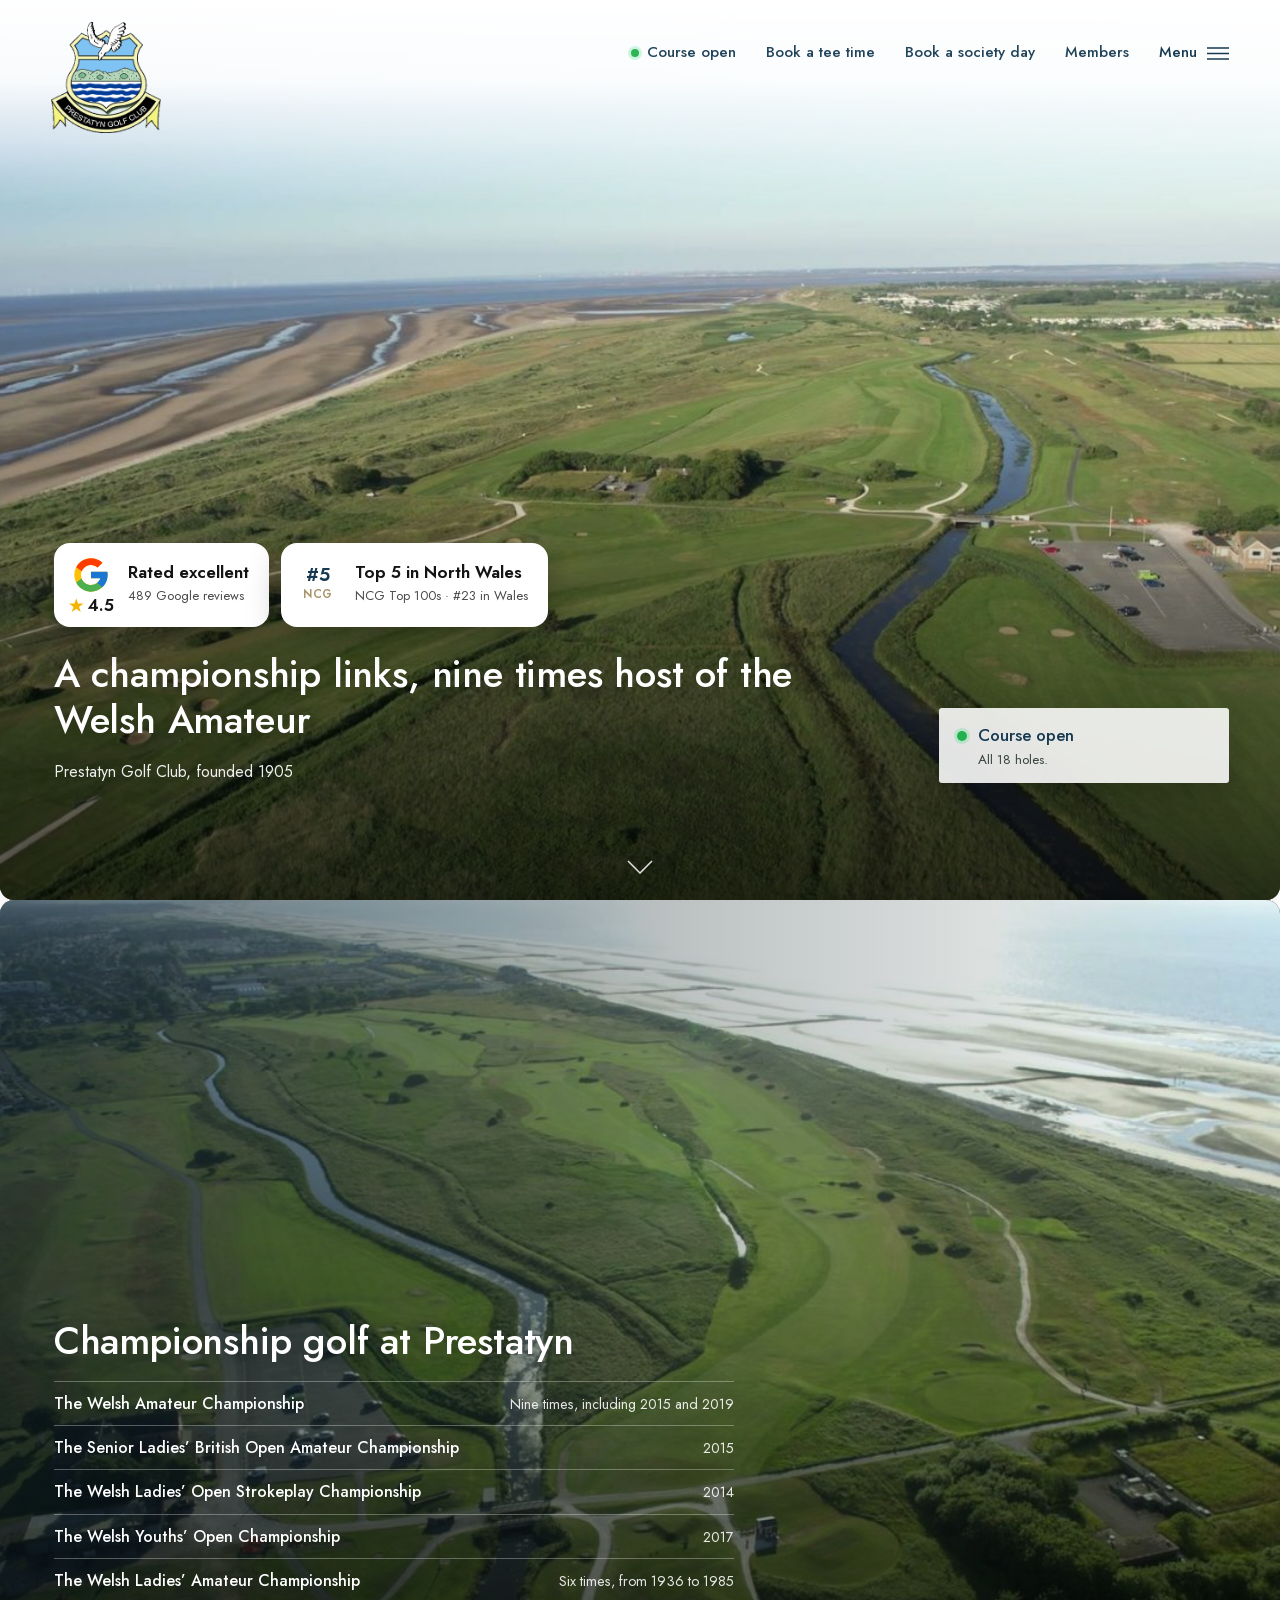
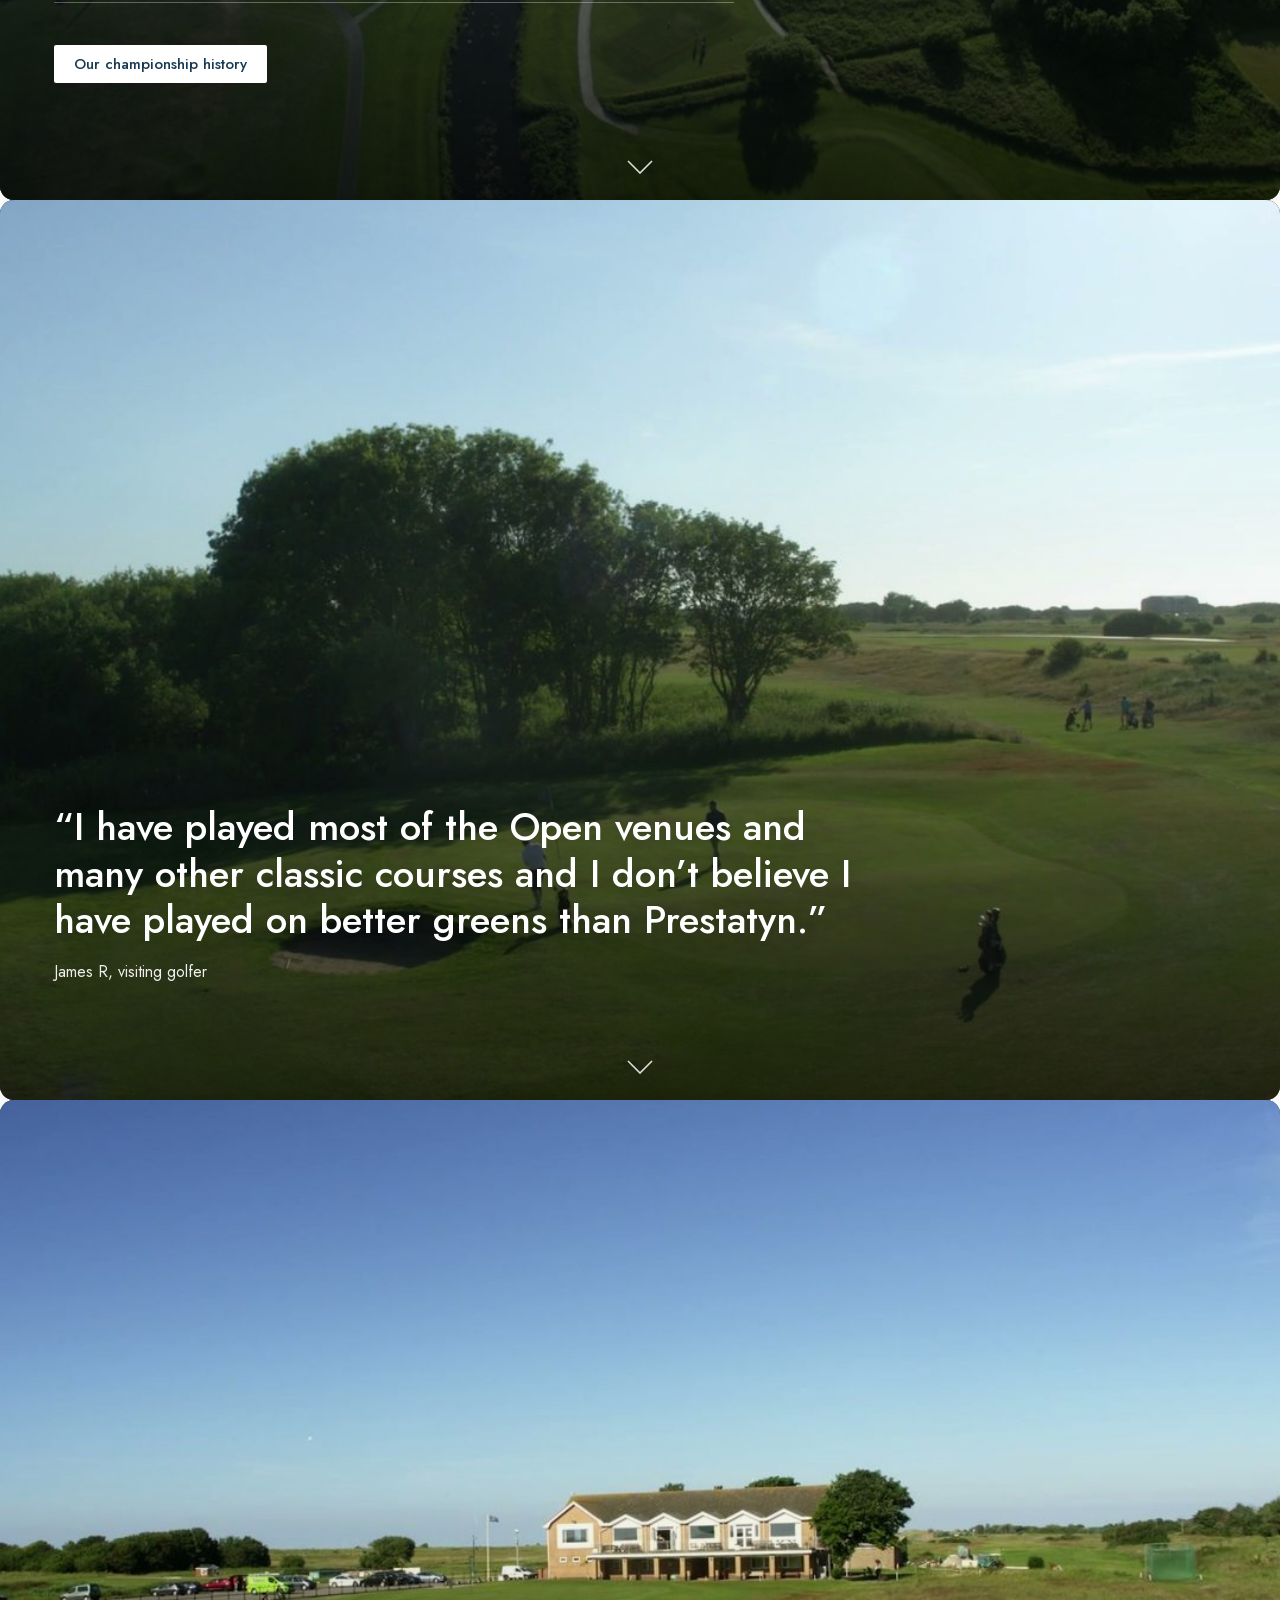
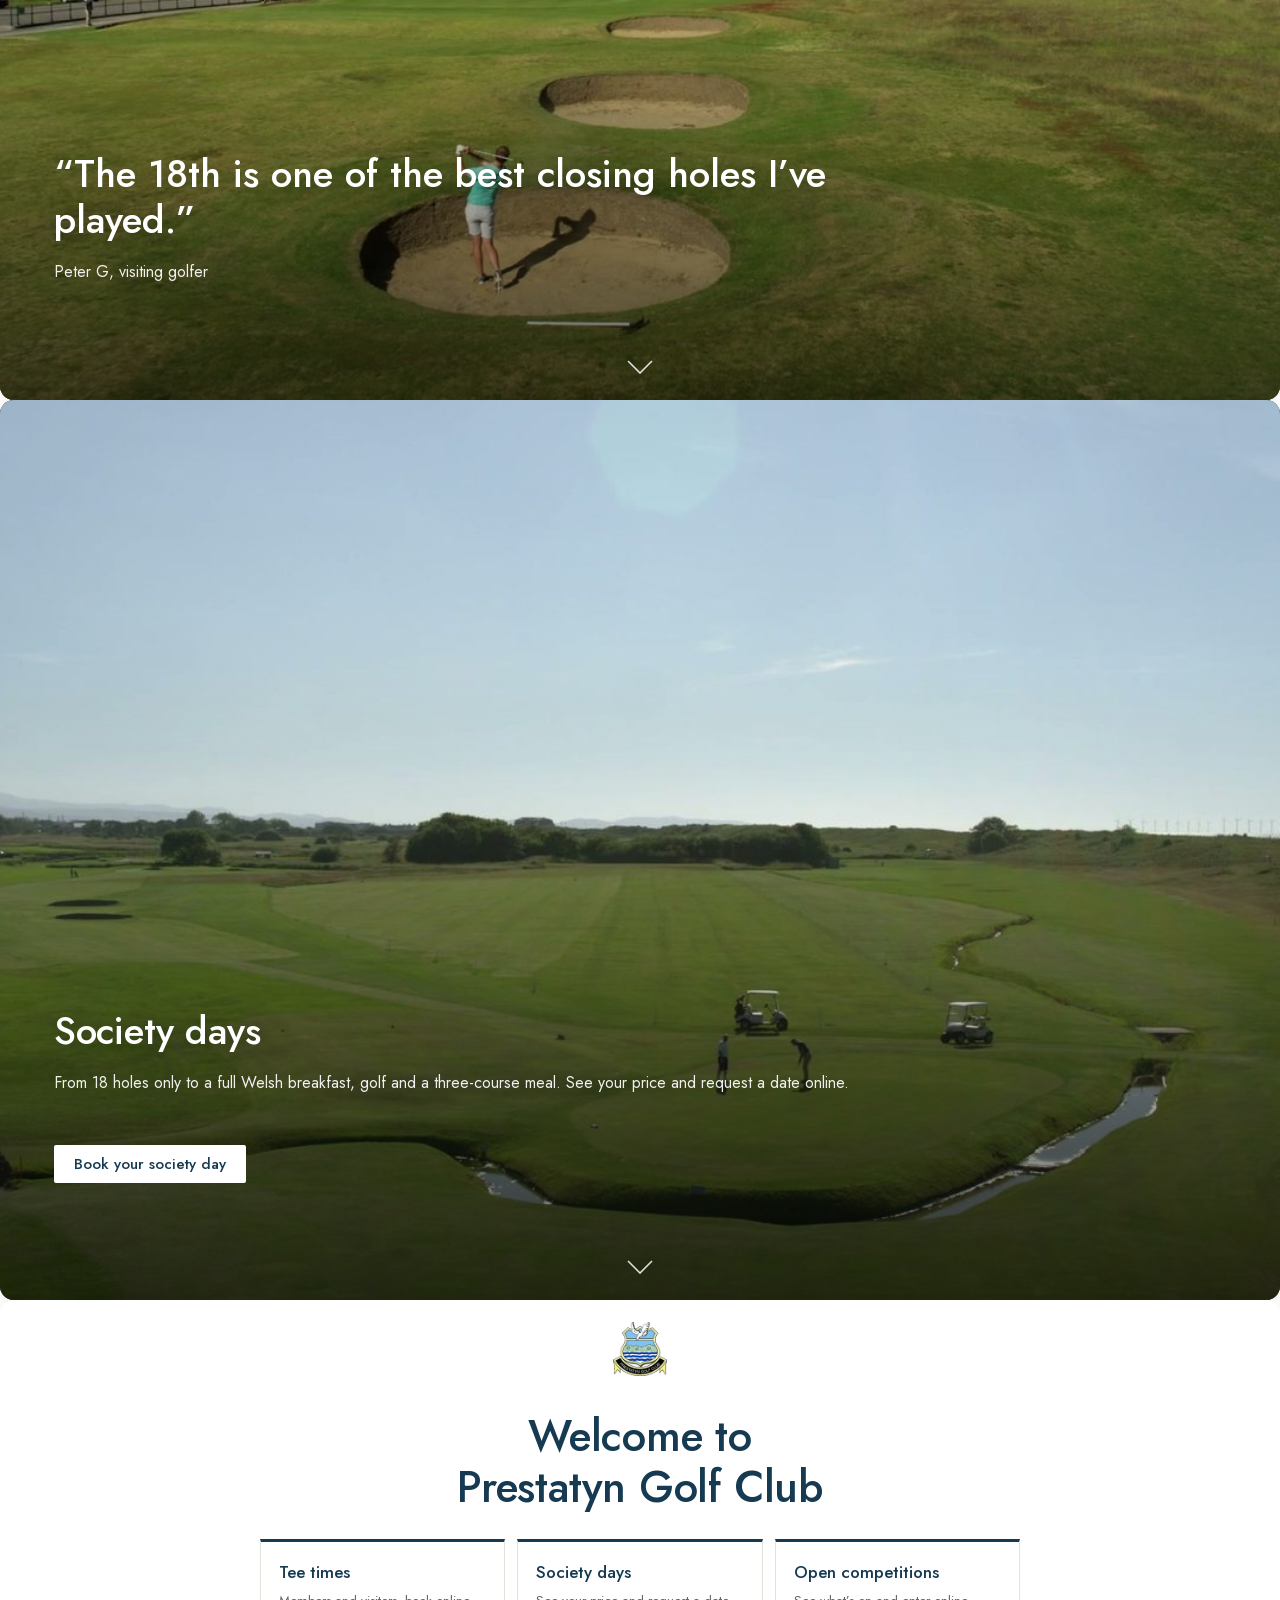
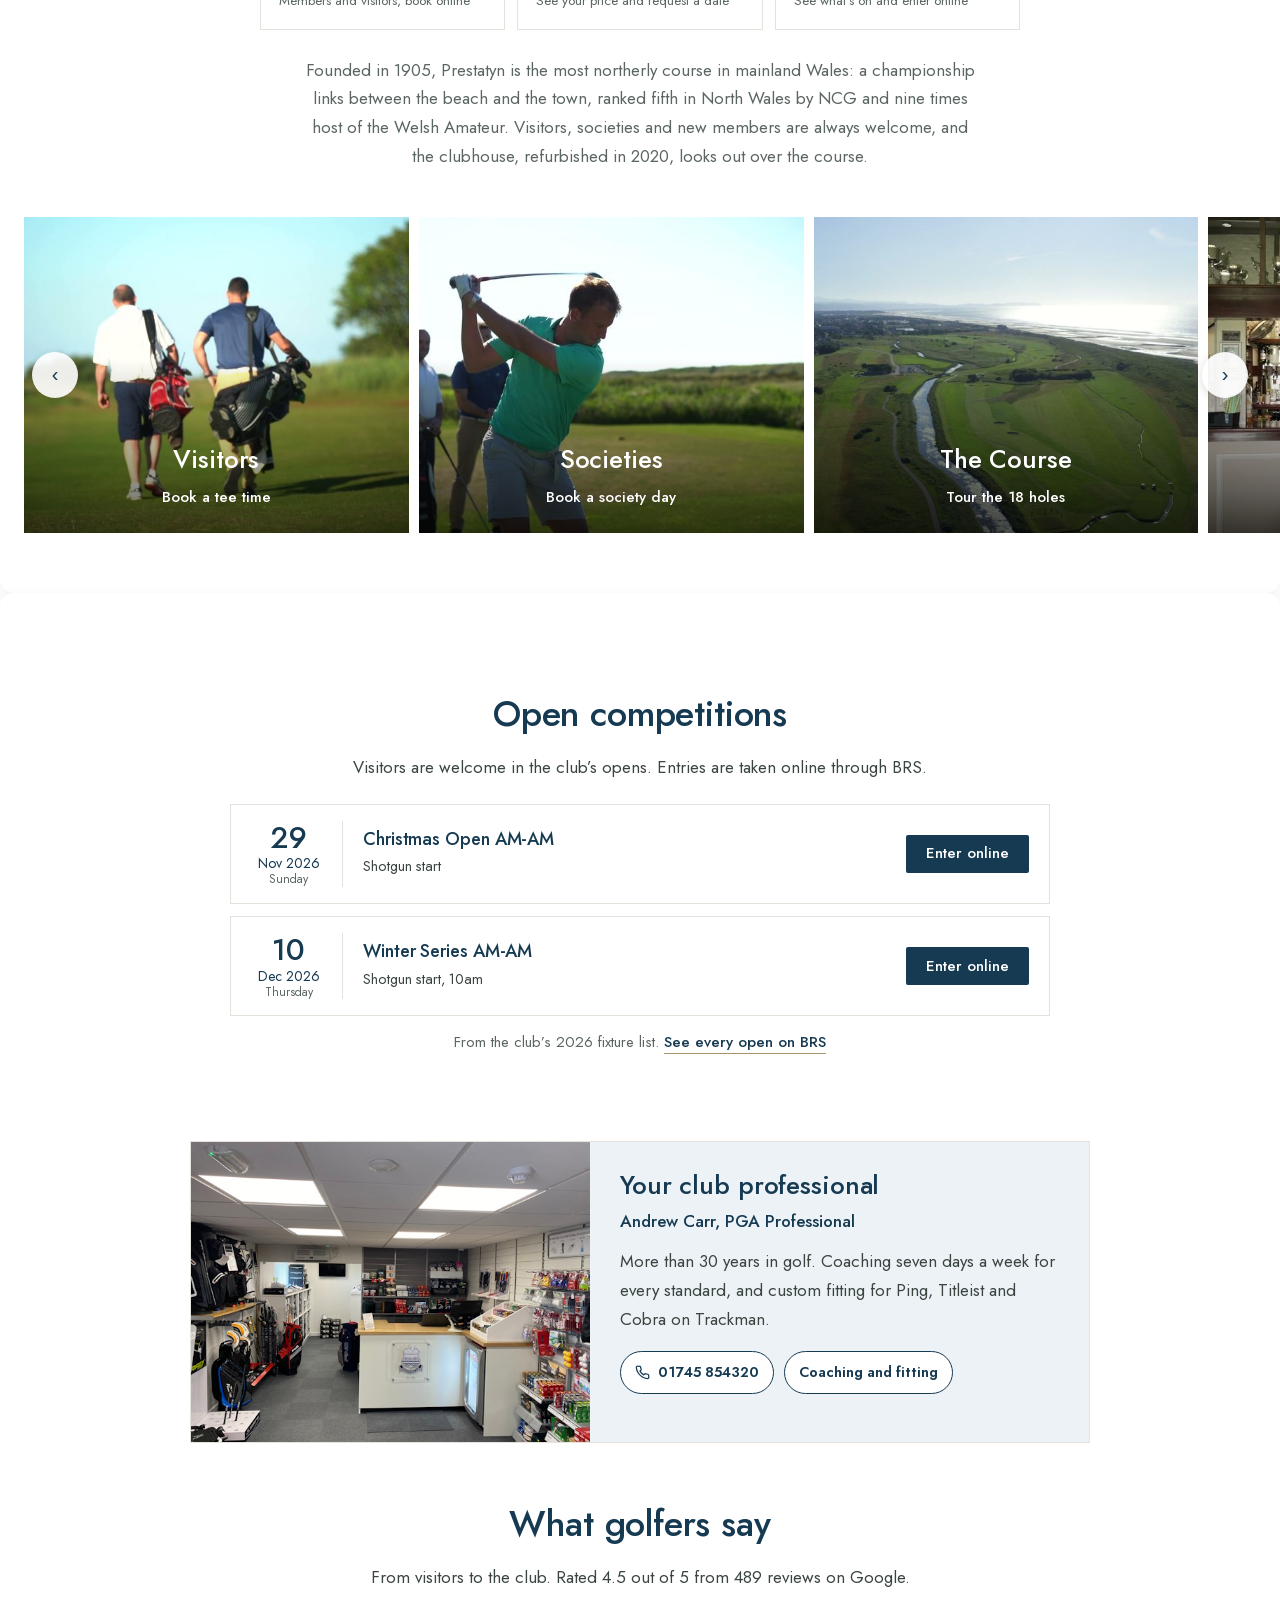
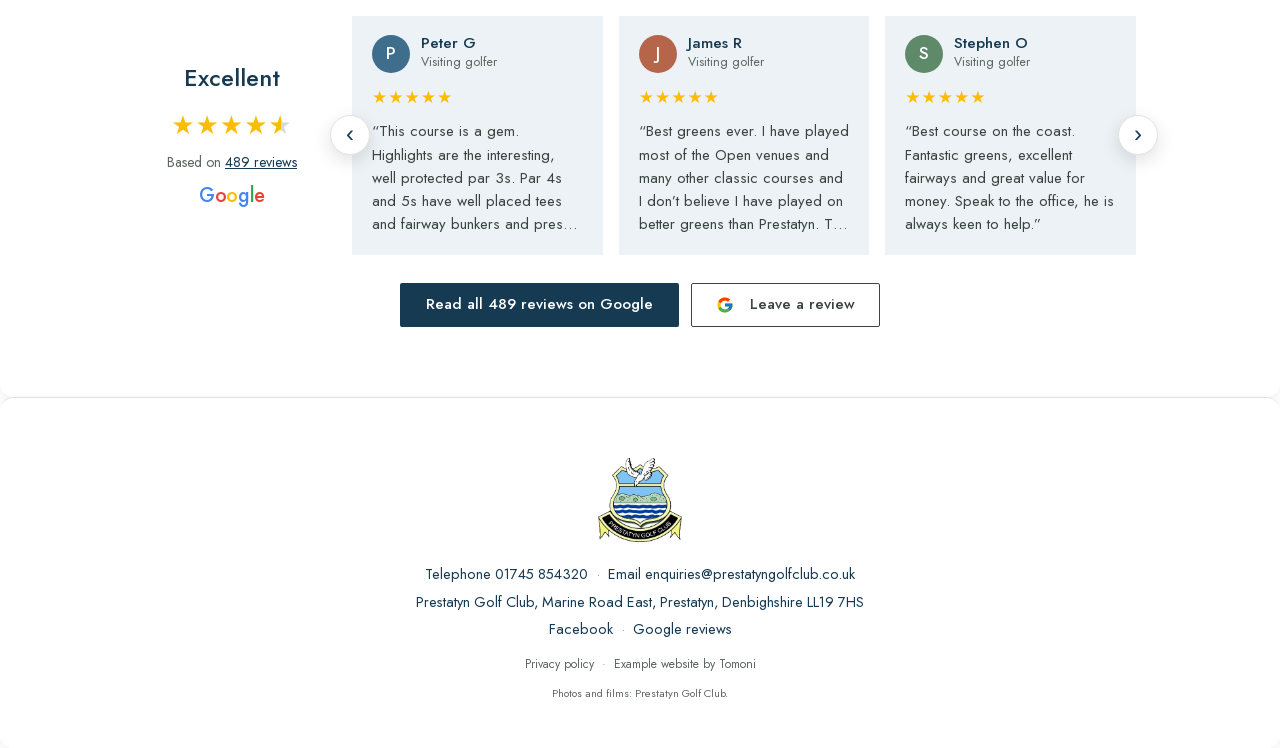
<file: index.html>
<!doctype html>
<html lang="en-GB" data-style="heritage" data-palette="coast" class="panels">
<head>
<meta charset="utf-8"><meta name="viewport" content="width=device-width,initial-scale=1,viewport-fit=cover">
<title>Prestatyn Golf Club | Championship links golf in North Wales</title>
<meta name="description" content="A championship links on the North Wales coast since 1905, nine times host of the Welsh Amateur. Book a tee time, get a society price in seconds, and see every hole from the air.">
<meta name="robots" content="noindex">
<meta property="og:title" content="Prestatyn Golf Club | Championship links golf in North Wales"><meta property="og:description" content="Example website made by Tomoni for Prestatyn Golf Club. A championship links on the North Wales coast since 1905, nine times host of the Welsh Amateur. Book a tee time, get a society price in seconds, and see every hole from the air."><meta property="og:image" content="https://tomwilliams92-hue.github.io/pgc-website-preview/img/club/aerial-coast-1400.jpg"><meta property="og:url" content="https://tomwilliams92-hue.github.io/pgc-website-preview/">
<link rel="icon" href="img/club/crest-64.png">
<link rel="preconnect" href="https://api.open-meteo.com" crossorigin>
<link rel="stylesheet" href="css/site.css?v=d088e669"><link rel="stylesheet" href="css/wl.css?v=948555be"><link rel="stylesheet" href="css/pgc.css?v=764ac061">
<script type="application/ld+json">{"@context": "https://schema.org", "@type": "GolfCourse", "name": "Prestatyn Golf Club", "foundingDate": "1905", "address": {"@type": "PostalAddress", "streetAddress": "Marine Road East", "addressLocality": "Prestatyn", "addressRegion": "Denbighshire", "postalCode": "LL19 7HS", "addressCountry": "GB"}, "telephone": "+441745854320", "email": "enquiries@prestatyngolfclub.co.uk", "geo": {"@type": "GeoCoordinates", "latitude": 53.3438, "longitude": -3.3851}}</script>
</head>
<body class="home">
<header class="wlhead"><a class="crest" href="index.html"><img src="img/club/crest.png" alt="Prestatyn Golf Club"></a>
<nav class="tl"><a class="lab status" data-cs="pill" href="course.html#status" title="All 18 holes"><i class="sdot"></i><span data-cy="Cwrs ar agor">Course open</span></a><a class="lab" href="https://visitors.brsgolf.com/prestatyn#/course/1" target="_blank" rel="noopener" data-cy="Archebu amser ti">Book a tee time</a><a class="lab" href="societies.html#enquire" data-cy="Archebu diwrnod cymdeithas">Book a society day</a><a class="lab" href="https://www.brsgolf.com/prestatyn/member/login" target="_blank" rel="noopener" data-cy="Aelodau">Members</a><button class="menuinline lab" data-wlmenu aria-label="Menu"><span data-cy="Dewislen">Menu</span><svg viewBox="0 0 24 14" fill="none" stroke="currentColor" stroke-width="1.6"><path d="M0 1h24M0 7h24M0 13h24"/></svg></button></nav></header>
<button class="menubtn lab" data-wlmenu aria-label="Menu"><span>Menu</span><svg viewBox="0 0 24 14" fill="none" stroke="currentColor" stroke-width="1.6"><path d="M0 1h24M0 7h24M0 13h24"/></svg></button>
<div class="wlmenu"><div class="pic" style="background-image:url(img/club/aerial-sea-1400.jpg)"><img src="img/club/crest.png" alt="" loading="lazy"></div>
<div class="list"><button class="close lab" data-wlmenu>Close <span style="font-size:22px;line-height:1">×</span></button><nav><a href="index.html" aria-current=page data-cy="Hafan">Home</a><a href="course.html" data-cy="Y Cwrs">The Course</a><a href="visitors.html" data-cy="Ymwelwyr">Visitors</a><a href="societies.html" data-cy="Cymdeithasau">Societies</a><a href="functions.html" data-cy="Achlysuron">Functions</a><a href="clubhouse.html" data-cy="Y Clwbdy">The Clubhouse</a><a href="membership.html" data-cy="Aelodaeth">Membership</a><a href="pro.html" data-cy="Y Pro">Professional</a><a href="club.html" data-cy="Y Clwb">Championships and History</a><a href="contact.html" data-cy="Cysylltu">Contact</a></nav>
<div class="menucta"><a class="btn green sm" href="https://visitors.brsgolf.com/prestatyn#/course/1" target="_blank" rel="noopener" data-cy="Archebu amser ti">Book a tee time</a><a class="btn green sm" href="societies.html#enquire" data-cy="Archebu diwrnod cymdeithas">Book a society day</a></div>
<div class="smalls lab"><a href="https://www.brsgolf.com/prestatyn/member/login" target="_blank" rel="noopener">Members area</a>
<span data-cs="line">Course status: open, all 18 holes<i class="sdot"></i></span><span data-wx-live hidden>Now <span data-wx="temp"></span>, wind <span data-wx="wind"></span></span>
<a href="tel:+441745854320">Telephone 01745 854320</a><span class="langs"><button data-lang="en">English</button>/ <button data-lang="cy">Cymraeg</button></span></div></div></div>
<main>

<section class="panel" id="p1"><div class="bg"><img src="img/club/aerial-coast-1400.jpg" srcset="img/club/aerial-coast-800.jpg 800w, img/club/aerial-coast-1400.jpg 1400w, img/club/aerial-coast.jpg 1920w" sizes="100vw" alt="The course along the coast, seen from the air" fetchpriority=high></div><div class="vidbg" data-mp4="img/film/hero.mp4"></div>
<div class="txt"><div class="hbadges"><a class="hbadge" href="https://www.google.com/search?q=PRESTATYN+GOLF+CLUB#lrd=0x4864d58a6a287ec3:0xa1a475b20f0b6abe,3,,," target="_blank" rel="noopener"><span class="l"><svg class="g" viewBox="0 0 48 48" aria-label="Google"><path fill="#FFC107" d="M43.6 20.1H42V20H24v8h11.3C33.7 32.7 29.2 36 24 36c-6.6 0-12-5.4-12-12s5.4-12 12-12c3.1 0 5.8 1.2 8 3l5.7-5.7C34 6.1 29.3 4 24 4 13 4 4 13 4 24s9 20 20 20 20-9 20-20c0-1.3-.1-2.6-.4-3.9z"/><path fill="#FF3D00" d="m6.3 14.7 6.6 4.8C14.7 15.1 19 12 24 12c3.1 0 5.8 1.2 8 3l5.7-5.7C34 6.1 29.3 4 24 4 16.3 4 9.7 8.3 6.3 14.7z"/><path fill="#4CAF50" d="M24 44c5.2 0 9.9-2 13.4-5.2l-6.2-5.2C29.2 35.1 26.7 36 24 36c-5.2 0-9.6-3.3-11.3-7.9l-6.5 5C9.5 39.6 16.2 44 24 44z"/><path fill="#1976D2" d="M43.6 20.1H42V20H24v8h11.3c-.8 2.2-2.2 4.2-4.1 5.6l6.2 5.2C37 39.2 44 34 44 24c0-1.3-.1-2.6-.4-3.9z"/></svg><span><i>★</i>4.5</span></span><span class="r"><b>Rated excellent</b><small>489 Google reviews</small></span></a><a class="hbadge" href="https://top100.nationalclubgolfer.com/golfcourse/prestatyn" target="_blank" rel="noopener"><span class="l ncg"><b>#5</b><small>NCG</small></span><span class="r"><b>Top 5 in North Wales</b><small>NCG Top 100s · #23 in Wales</small></span></a></div><h1 data-cy="Cwrs pencampwriaeth ar arfordir Gogledd Cymru">A championship links, nine times host of the Welsh&nbsp;Amateur</h1><span class="lab">Prestatyn Golf Club, founded 1905</span></div>
<aside class="cond" aria-label="Conditions at the club">
<div class="c-status" data-cs="pill"><i class="sdot"></i><span data-cy="Cwrs ar agor">Course open</span></div>
<p class="c-detail" data-cs="detail">All 18 holes.</p>
<div class="c-wx" data-wx-live hidden><span class="c-temp"><i class="wxi"></i><b data-wx="temp"></b><span data-wx="desc"></span></span>
<span class="c-wind"><span class="warrow"><svg viewBox="0 0 24 24" width="14" height="14" fill="none" stroke="currentColor" stroke-width="2.2" stroke-linecap="round" stroke-linejoin="round"><path d="M12 20V4M5.5 10.5L12 4l6.5 6.5"/></svg></span><span>Wind <span data-wx="wind"></span> <small data-wx="gust"></small></span></span><span class="c-sun" data-wx="sunset"></span></div>
<div class="c-live" data-wx-live hidden>Live weather, updated <span data-wx="at"></span></div></aside><span class="vidcap lab">The course from the air</span><button class="down" aria-label="Next"><svg width="26" height="14" viewBox="0 0 26 14" fill="none" stroke="currentColor" stroke-width="1.6"><path d="M1 1l12 12L25 1"/></svg></button></section>

<section class="panel champ"><div class="bg"><img src="img/club/aerial-wide-1400.jpg" srcset="img/club/aerial-wide-800.jpg 800w, img/club/aerial-wide-1400.jpg 1400w, img/club/aerial-wide.jpg 1920w" sizes="100vw" alt="The course, clubhouse and beach from above" loading=lazy></div>
<div class="txt"><h2>Championship golf at Prestatyn</h2><ul class="champs"><li><b>The Welsh Amateur Championship</b><span>Nine times, including 2015 and 2019</span></li><li><b>The Senior Ladies’ British Open Amateur Championship</b><span>2015</span></li><li><b>The Welsh Ladies’ Open Strokeplay Championship</b><span>2014</span></li><li><b>The Welsh Youths’ Open Championship</b><span>2017</span></li><li><b>The Welsh Ladies’ Amateur Championship</b><span>Six times, from 1936 to 1985</span></li></ul><a class="btn white sm" href="club.html#championships">Our championship history</a></div><button class="down" aria-label="Next"><svg width="26" height="14" viewBox="0 0 26 14" fill="none" stroke="currentColor" stroke-width="1.6"><path d="M1 1l12 12L25 1"/></svg></button></section>

<section class="panel"><div class="bg"><img src="img/club/green-trees-1400.jpg" srcset="img/club/green-trees-800.jpg 800w, img/club/green-trees-1400.jpg 1400w, img/club/green-trees.jpg 1920w" sizes="100vw" alt="Golfers on a green below the trees" loading=lazy></div>
<div class="txt"><p class="q">“I have played most of the Open venues and many other classic courses and I don’t believe I have played on better greens than Prestatyn.”</p><span class="lab">James R, visiting golfer</span></div><button class="down" aria-label="Next"><svg width="26" height="14" viewBox="0 0 26 14" fill="none" stroke="currentColor" stroke-width="1.6"><path d="M1 1l12 12L25 1"/></svg></button></section>

<section class="panel"><div class="bg"><img src="img/club/bunkers-clubhouse-1400.jpg" srcset="img/club/bunkers-clubhouse-800.jpg 800w, img/club/bunkers-clubhouse-1400.jpg 1400w, img/club/bunkers-clubhouse.jpg 1920w" sizes="100vw" alt="A golfer in a greenside bunker, with the clubhouse behind" loading=lazy></div>
<div class="txt"><p class="q">“The 18th is one of the best closing holes I’ve played.”</p><span class="lab">Peter G, visiting golfer</span></div><button class="down" aria-label="Next"><svg width="26" height="14" viewBox="0 0 26 14" fill="none" stroke="currentColor" stroke-width="1.6"><path d="M1 1l12 12L25 1"/></svg></button></section>

<section class="panel"><div class="bg"><img src="img/club/gutter-green-1400.jpg" srcset="img/club/gutter-green-800.jpg 800w, img/club/gutter-green-1400.jpg 1400w, img/club/gutter-green.jpg 1920w" sizes="100vw" alt="A green beside the gutter, with buggies" loading=lazy></div>
<div class="txt"><h2>Society days</h2><span class="lab">From 18 holes only to a full Welsh breakfast, golf and a three-course meal. See your price and request a date online.</span><br><a class="btn white sm" href="societies.html#enquire" data-cy="Archebu eich diwrnod cymdeithas">Book your society day</a></div><button class="down" aria-label="Next"><svg width="26" height="14" viewBox="0 0 26 14" fill="none" stroke="currentColor" stroke-width="1.6"><path d="M1 1l12 12L25 1"/></svg></button></section>

<section class="panel white"><img class="minicrest" src="img/club/crest.png" alt="">
<div class="welcome"><h2 class="h1" data-cy="Croeso i Glwb Golff Prestatyn">Welcome to<br>Prestatyn Golf Club</h2><div class="qlinks"><a href="https://visitors.brsgolf.com/prestatyn#/course/1" target="_blank" rel="noopener"><b>Tee times</b><small>Members and visitors, book online</small></a><a href="societies.html#enquire"><b>Society days</b><small>See your price and request a date</small></a><a href="#opens"><b>Open competitions</b><small>See what’s on and enter online</small></a></div>
<p>Founded in 1905, Prestatyn is the most northerly course in mainland Wales: a championship links between the beach and the town, ranked fifth in North Wales by NCG and nine times host of the Welsh Amateur. Visitors, societies and new members are always welcome, and the clubhouse, refurbished in 2020, looks out over the course.</p></div>
<div class="wltiles"><button class="arr l" aria-label="Previous">‹</button><div class="track"><a class="wtile" href="visitors.html"><img src="img/club/golfers-walking-800.jpg" alt="" loading="lazy"><div class="t"><h3>Visitors</h3><span class="lab">Book a tee time</span></div></a><a class="wtile" href="societies.html"><img src="img/club/swing-800.jpg" alt="" loading="lazy"><div class="t"><h3>Societies</h3><span class="lab">Book a society day</span></div></a><a class="wtile" href="course.html"><img src="img/club/aerial-sea-800.jpg" alt="" loading="lazy"><div class="t"><h3>The Course</h3><span class="lab">Tour the 18 holes</span></div></a><a class="wtile" href="functions.html"><img src="img/club/bar-800.jpg" alt="" loading="lazy"><div class="t"><h3>Functions</h3><span class="lab">Parties and gatherings</span></div></a><a class="wtile" href="clubhouse.html"><img src="img/club/clubhouse-800.jpg" alt="" loading="lazy"><div class="t"><h3>The Clubhouse</h3><span class="lab">Bar, dining and the balcony</span></div></a><a class="wtile" href="membership.html"><img src="img/club/putting-800.jpg" alt="" loading="lazy"><div class="t"><h3>Membership</h3><span class="lab">Join us</span></div></a><a class="wtile" href="pro.html"><img src="img/club/bunker-800.jpg" alt="" loading="lazy"><div class="t"><h3>Professional</h3><span class="lab">Coaching and fitting</span></div></a><a class="wtile" href="club.html"><img src="img/club/heritage-800.jpg" alt="" loading="lazy"><div class="t"><h3>The Club</h3><span class="lab">Championships and history</span></div></a></div><button class="arr r" aria-label="Next">›</button></div></section>

<section class="panel white more"><section class="col wide block opens" id="opens"><h2>Open competitions</h2><p class="lead">Visitors are welcome in the club’s opens. Entries are taken online through BRS.</p><div class="openlist"><article class="oe"><div class="dt"><b>29</b><span>Nov 2026</span><small>Sunday</small></div><div class="ot"><h3>Christmas Open AM-AM</h3><p>Shotgun start</p></div><a class="btn green sm" href="https://visitors.brsgolf.com/prestatyn#/open-competitions" target="_blank" rel="noopener">Enter online</a></article><article class="oe"><div class="dt"><b>10</b><span>Dec 2026</span><small>Thursday</small></div><div class="ot"><h3>Winter Series AM-AM</h3><p>Shotgun start, 10am</p></div><a class="btn green sm" href="https://visitors.brsgolf.com/prestatyn#/open-competitions" target="_blank" rel="noopener">Enter online</a></article></div><p class="small muted" style="text-align:center;margin-top:14px">From the club’s 2026 fixture list. <a class="link" href="https://visitors.brsgolf.com/prestatyn#/open-competitions" target="_blank" rel="noopener">See every open on BRS</a></p></section><section class="col wide block"><div class="procard"><img src="img/club/site-cp-pro-shop.jpg" alt="The pro shop" loading="lazy"><div class="pt"><h2>Your club professional</h2><p class="who">Andrew Carr, PGA Professional</p><p>More than 30 years in golf. Coaching seven days a week for every standard, and custom fitting for Ping, Titleist and Cobra on Trackman.</p><div class="pbtns"><a class="pill" href="tel:+441745854320"><svg viewBox="0 0 24 24" width="15" height="15" fill="none" stroke="currentColor" stroke-width="2" stroke-linecap="round" stroke-linejoin="round"><path d="M22 16.9v3a2 2 0 0 1-2.2 2 19.8 19.8 0 0 1-8.6-3.1 19.5 19.5 0 0 1-6-6A19.8 19.8 0 0 1 2.1 4.2 2 2 0 0 1 4.1 2h3a2 2 0 0 1 2 1.7c.1.9.4 1.8.7 2.7a2 2 0 0 1-.5 2.1L8 9.8a16 16 0 0 0 6 6l1.3-1.3a2 2 0 0 1 2.1-.4c.9.3 1.8.6 2.7.7a2 2 0 0 1 1.7 2z"/></svg>01745 854320</a><a class="pill" href="pro.html">Coaching and fitting</a></div></div></div></section><section class="col wide block reviews"><h2>What golfers say</h2><p class="lead">From visitors to the club. Rated 4.5 out of 5 from 489 reviews on Google.</p><div class="rv-wrap"><a class="rv-sum" href="https://www.google.com/search?q=PRESTATYN+GOLF+CLUB#lrd=0x4864d58a6a287ec3:0xa1a475b20f0b6abe,3,,," target="_blank" rel="noopener"><b>Excellent</b><span class="stars" style="--r:4.5">★★★★★</span><small>Based on <u>489 reviews</u></small><span class="gword"><i style="color:#4285F4">G</i><i style="color:#EA4335">o</i><i style="color:#FBBC05">o</i><i style="color:#4285F4">g</i><i style="color:#34A853">l</i><i style="color:#EA4335">e</i></span></a><div class="rv-car"><button type="button" class="rv-arr prev" aria-label="Previous reviews">‹</button><div class="rv-track"><figure class="grv"><div class="rv-top"><span class="av" style="background:#3E6E8C">P</span><div><b>Peter G</b><small>Visiting golfer</small></div></div><div class="st">★★★★★</div><blockquote>“This course is a gem. Highlights are the interesting, well protected par 3s. Par 4s and 5s have well placed tees and fairway bunkers and present a challenge in the wind. The 18th is one of the best closing holes I’ve played.”</blockquote></figure><figure class="grv"><div class="rv-top"><span class="av" style="background:#B5654A">J</span><div><b>James R</b><small>Visiting golfer</small></div></div><div class="st">★★★★★</div><blockquote>“Best greens ever. I have played most of the Open venues and many other classic courses and I don’t believe I have played on better greens than Prestatyn. The course is a classic links.”</blockquote></figure><figure class="grv"><div class="rv-top"><span class="av" style="background:#5E8A6A">S</span><div><b>Stephen O</b><small>Visiting golfer</small></div></div><div class="st">★★★★★</div><blockquote>“Best course on the coast. Fantastic greens, excellent fairways and great value for money. Speak to the office, he is always keen to help.”</blockquote></figure></div><button type="button" class="rv-arr next" aria-label="More reviews">›</button></div></div><div class="rv-btns"><a class="btn green" href="https://www.google.com/search?q=PRESTATYN+GOLF+CLUB#lrd=0x4864d58a6a287ec3:0xa1a475b20f0b6abe,3,,," target="_blank" rel="noopener">Read all 489 reviews on Google</a><a class="btn ghost" href="https://www.google.com/search?q=PRESTATYN+GOLF+CLUB#lrd=0x4864d58a6a287ec3:0xa1a475b20f0b6abe,3,,," target="_blank" rel="noopener"><svg class="g" viewBox="0 0 48 48" aria-label="Google"><path fill="#FFC107" d="M43.6 20.1H42V20H24v8h11.3C33.7 32.7 29.2 36 24 36c-6.6 0-12-5.4-12-12s5.4-12 12-12c3.1 0 5.8 1.2 8 3l5.7-5.7C34 6.1 29.3 4 24 4 13 4 4 13 4 24s9 20 20 20 20-9 20-20c0-1.3-.1-2.6-.4-3.9z"/><path fill="#FF3D00" d="m6.3 14.7 6.6 4.8C14.7 15.1 19 12 24 12c3.1 0 5.8 1.2 8 3l5.7-5.7C34 6.1 29.3 4 24 4 16.3 4 9.7 8.3 6.3 14.7z"/><path fill="#4CAF50" d="M24 44c5.2 0 9.9-2 13.4-5.2l-6.2-5.2C29.2 35.1 26.7 36 24 36c-5.2 0-9.6-3.3-11.3-7.9l-6.5 5C9.5 39.6 16.2 44 24 44z"/><path fill="#1976D2" d="M43.6 20.1H42V20H24v8h11.3c-.8 2.2-2.2 4.2-4.1 5.6l6.2 5.2C37 39.2 44 34 44 24c0-1.3-.1-2.6-.4-3.9z"/></svg>Leave a review</a></div></section></section>

<section class="panel foot"><footer class="wlfoot"><img src="img/club/crest.png" alt="Prestatyn Golf Club crest">
<div><span class="nw">Telephone <a href="tel:+441745854320">01745 854320</a></span><span class="dotsep">·</span><span class="nw">Email <a href="mailto:enquiries@prestatyngolfclub.co.uk">enquiries@prestatyngolfclub.co.uk</a></span></div>
<div>Prestatyn Golf Club, Marine Road East, Prestatyn, Denbighshire LL19 7HS</div>
<div><a href="https://www.facebook.com/prestatyngc/" target="_blank" rel="noopener">Facebook</a><span class="dotsep">·</span><a href="https://www.google.com/search?q=PRESTATYN+GOLF+CLUB#lrd=0x4864d58a6a287ec3:0xa1a475b20f0b6abe,3,,," target="_blank" rel="noopener">Google reviews</a></div>
<div class="fine">Privacy policy<span class="dotsep">·</span>Example website by Tomoni</div>
<div class="credit">Photos and films: Prestatyn Golf Club.</div></footer></section>
</main>

<div class="ask"><div class="win"><div class="hd"><img src="img/club/crest.png" alt=""><span><b>Ask the club</b><small>Answers from the club's own information</small></span><button aria-label="Close">×</button></div>
<div class="log"></div><div class="qs"><button>Green fees today?</button><button>Society prices</button><button>Is the course open?</button><button>Buggy hire</button><button>Lessons</button><button>Book a function</button></div>
<form><input placeholder="Type a question…" aria-label="Your question"><button>Ask</button></form><div class="note"> Answers only from the club's own information. Anything else goes to the office.</div></div>
<button class="bubble" aria-label="Ask the club"><i><svg width="20" height="20" viewBox="0 0 24 24" fill="none" stroke="currentColor" stroke-width="2.2"><path d="M21 12a8 8 0 0 1-11.6 7.1L4 20l1-4.6A8 8 0 1 1 21 12z"/></svg></i><span>Ask the club</span></button></div>
<div class="designpill"><button class="dp-open">Example site</button><div class="dp-panel"><b>Example website for Prestatyn Golf Club</b><br>Made by Tomoni. Not live; forms send nothing. Prices are examples.
<div class="sw">Colours <button class="dot" title="Coast blue" style="background:#163a52" data-set-palette="coast"></button><button class="dot" title="Links green" style="background:#1f4a33" data-set-palette="links"></button><button class="dot" title="Charcoal" style="background:#2b3034" data-set-palette="charcoal"></button></div></div></div>
<div class="modal" id="modal"><div class="box"></div></div>
<script src="js/data.js?v=e8acae63"></script><script src="js/site.js?v=7b7035fc"></script><script src="js/wl.js?v=34fbd010"></script>
</body></html>
</file>
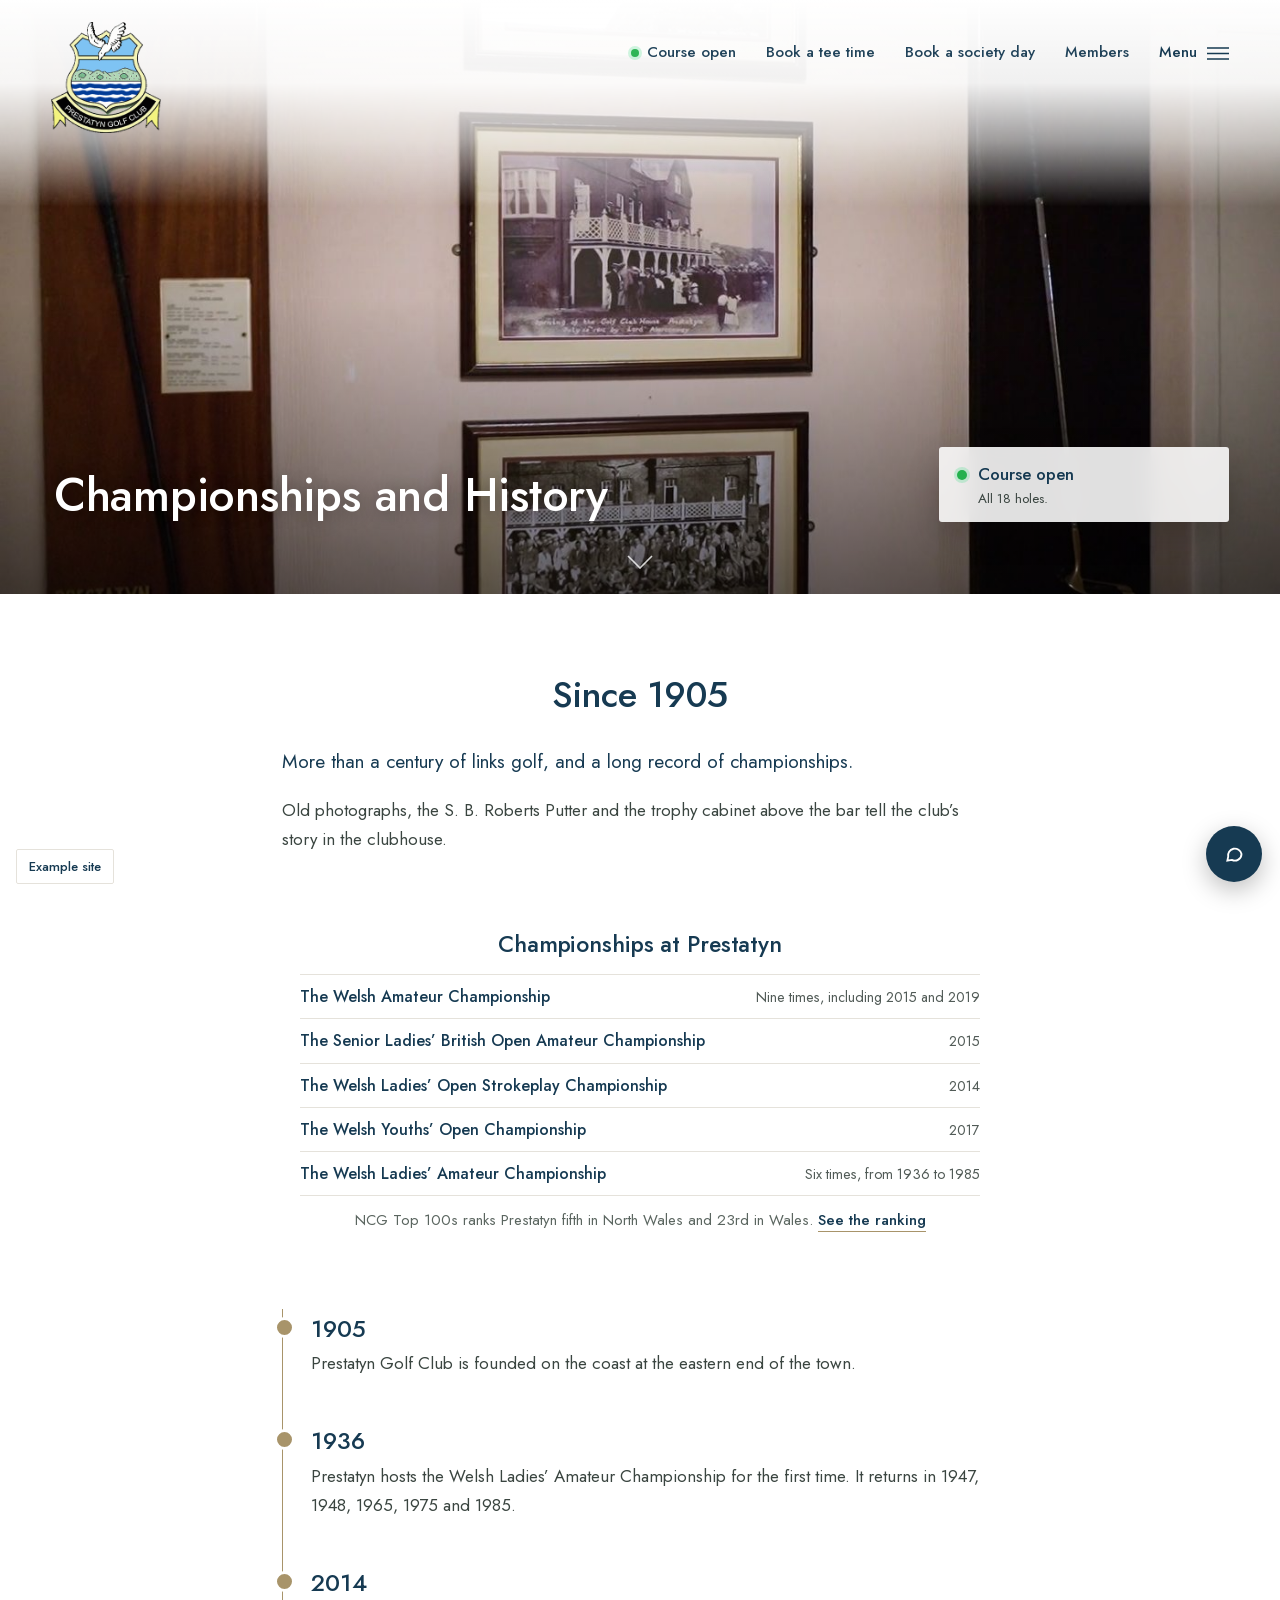
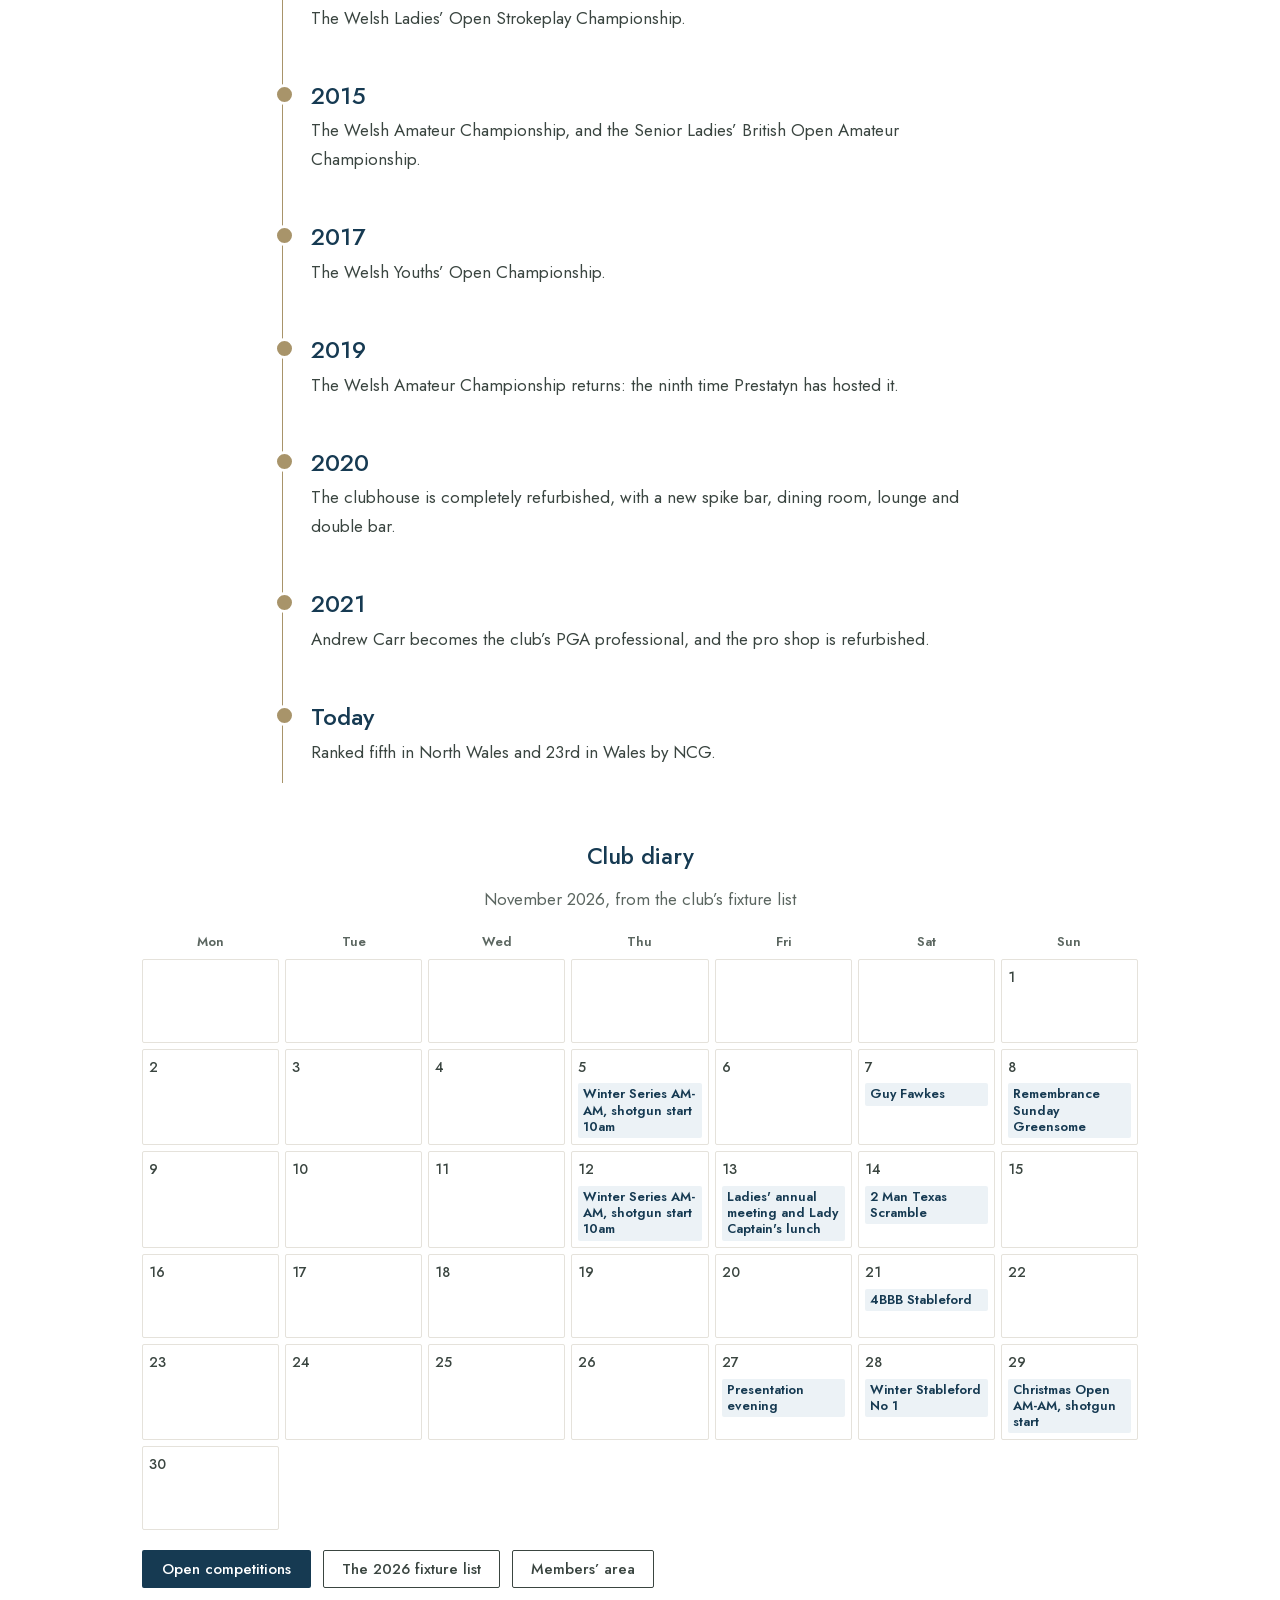
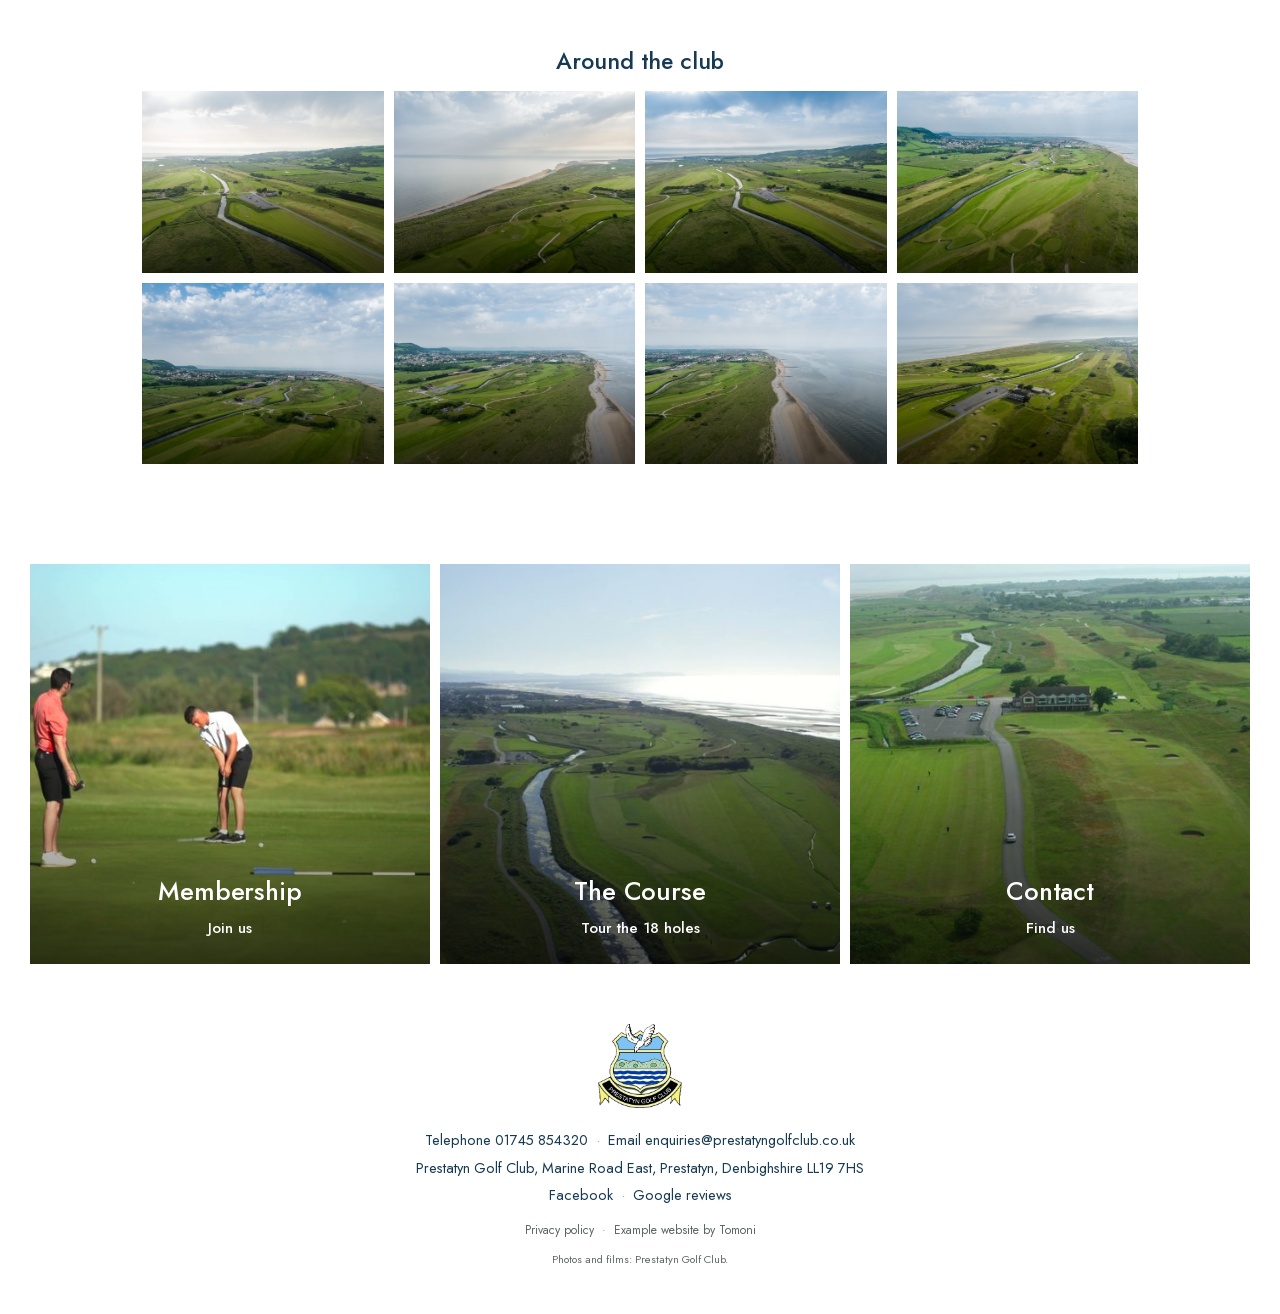
<file: club.html>
<!doctype html>
<html lang="en-GB" data-style="heritage" data-palette="coast">
<head>
<meta charset="utf-8"><meta name="viewport" content="width=device-width,initial-scale=1,viewport-fit=cover">
<title>Championships and History | Prestatyn Golf Club</title>
<meta name="description" content="Prestatyn Golf Club since 1905: nine times host of the Welsh Amateur, the Senior Ladies’ British Open Amateur in 2015, the club diary and photos.">
<meta name="robots" content="noindex">
<meta property="og:title" content="Championships and History | Prestatyn Golf Club"><meta property="og:description" content="Example website made by Tomoni for Prestatyn Golf Club. Prestatyn Golf Club since 1905: nine times host of the Welsh Amateur, the Senior Ladies’ British Open Amateur in 2015, the club diary and photos."><meta property="og:image" content="https://tomwilliams92-hue.github.io/pgc-website-preview/img/club/aerial-coast-1400.jpg"><meta property="og:url" content="https://tomwilliams92-hue.github.io/pgc-website-preview/club.html">
<link rel="icon" href="img/club/crest-64.png">
<link rel="preconnect" href="https://api.open-meteo.com" crossorigin>
<link rel="stylesheet" href="css/site.css?v=d088e669"><link rel="stylesheet" href="css/wl.css?v=948555be"><link rel="stylesheet" href="css/pgc.css?v=764ac061">
<script type="application/ld+json">{"@context": "https://schema.org", "@type": "GolfCourse", "name": "Prestatyn Golf Club", "foundingDate": "1905", "address": {"@type": "PostalAddress", "streetAddress": "Marine Road East", "addressLocality": "Prestatyn", "addressRegion": "Denbighshire", "postalCode": "LL19 7HS", "addressCountry": "GB"}, "telephone": "+441745854320", "email": "enquiries@prestatyngolfclub.co.uk", "geo": {"@type": "GeoCoordinates", "latitude": 53.3438, "longitude": -3.3851}}</script>
</head>
<body class="">
<header class="wlhead"><a class="crest" href="index.html"><img src="img/club/crest.png" alt="Prestatyn Golf Club"></a>
<nav class="tl"><a class="lab status" data-cs="pill" href="course.html#status" title="All 18 holes"><i class="sdot"></i><span data-cy="Cwrs ar agor">Course open</span></a><a class="lab" href="https://visitors.brsgolf.com/prestatyn#/course/1" target="_blank" rel="noopener" data-cy="Archebu amser ti">Book a tee time</a><a class="lab" href="societies.html#enquire" data-cy="Archebu diwrnod cymdeithas">Book a society day</a><a class="lab" href="https://www.brsgolf.com/prestatyn/member/login" target="_blank" rel="noopener" data-cy="Aelodau">Members</a><button class="menuinline lab" data-wlmenu aria-label="Menu"><span data-cy="Dewislen">Menu</span><svg viewBox="0 0 24 14" fill="none" stroke="currentColor" stroke-width="1.6"><path d="M0 1h24M0 7h24M0 13h24"/></svg></button></nav></header>
<button class="menubtn lab" data-wlmenu aria-label="Menu"><span>Menu</span><svg viewBox="0 0 24 14" fill="none" stroke="currentColor" stroke-width="1.6"><path d="M0 1h24M0 7h24M0 13h24"/></svg></button>
<div class="wlmenu"><div class="pic" style="background-image:url(img/club/aerial-sea-1400.jpg)"><img src="img/club/crest.png" alt="" loading="lazy"></div>
<div class="list"><button class="close lab" data-wlmenu>Close <span style="font-size:22px;line-height:1">×</span></button><nav><a href="index.html" data-cy="Hafan">Home</a><a href="course.html" data-cy="Y Cwrs">The Course</a><a href="visitors.html" data-cy="Ymwelwyr">Visitors</a><a href="societies.html" data-cy="Cymdeithasau">Societies</a><a href="functions.html" data-cy="Achlysuron">Functions</a><a href="clubhouse.html" data-cy="Y Clwbdy">The Clubhouse</a><a href="membership.html" data-cy="Aelodaeth">Membership</a><a href="pro.html" data-cy="Y Pro">Professional</a><a href="club.html" aria-current=page data-cy="Y Clwb">Championships and History</a><a href="contact.html" data-cy="Cysylltu">Contact</a></nav>
<div class="menucta"><a class="btn green sm" href="https://visitors.brsgolf.com/prestatyn#/course/1" target="_blank" rel="noopener" data-cy="Archebu amser ti">Book a tee time</a><a class="btn green sm" href="societies.html#enquire" data-cy="Archebu diwrnod cymdeithas">Book a society day</a></div>
<div class="smalls lab"><a href="https://www.brsgolf.com/prestatyn/member/login" target="_blank" rel="noopener">Members area</a>
<span data-cs="line">Course status: open, all 18 holes<i class="sdot"></i></span><span data-wx-live hidden>Now <span data-wx="temp"></span>, wind <span data-wx="wind"></span></span>
<a href="tel:+441745854320">Telephone 01745 854320</a><span class="langs"><button data-lang="en">English</button>/ <button data-lang="cy">Cymraeg</button></span></div></div></div>
<main>
<section class="wlhero"><img src="img/club/heritage-1400.jpg" srcset="img/club/heritage-800.jpg 800w, img/club/heritage-1400.jpg 1400w, img/club/heritage.jpg 1920w" sizes="100vw" alt="Old photographs and a putter in the clubhouse" fetchpriority="high"><h1 data-cy="Y Clwb">Championships and History</h1><aside class="cond" aria-label="Conditions at the club">
<div class="c-status" data-cs="pill"><i class="sdot"></i><span data-cy="Cwrs ar agor">Course open</span></div>
<p class="c-detail" data-cs="detail">All 18 holes.</p>
<div class="c-wx" data-wx-live hidden><span class="c-temp"><i class="wxi"></i><b data-wx="temp"></b><span data-wx="desc"></span></span>
<span class="c-wind"><span class="warrow"><svg viewBox="0 0 24 24" width="14" height="14" fill="none" stroke="currentColor" stroke-width="2.2" stroke-linecap="round" stroke-linejoin="round"><path d="M12 20V4M5.5 10.5L12 4l6.5 6.5"/></svg></span><span>Wind <span data-wx="wind"></span> <small data-wx="gust"></small></span></span><span class="c-sun" data-wx="sunset"></span></div>
<div class="c-live" data-wx-live hidden>Live weather, updated <span data-wx="at"></span></div></aside><span class="down"><svg width="26" height="14" viewBox="0 0 26 14" fill="none" stroke="currentColor" stroke-width="1.6"><path d="M1 1l12 12L25 1"/></svg></span></section>
<section class="col intro"><h2>Since 1905</h2><p class="lead">More than a century of links golf, and a long record of championships.</p><p>Old photographs, the S. B. Roberts Putter and the trophy cabinet above the bar tell the club’s story in the clubhouse.</p></section>
<section class="col block" id="championships"><h3 style="text-align:center">Championships at Prestatyn</h3><ul class="champs light"><li><b>The Welsh Amateur Championship</b><span>Nine times, including 2015 and 2019</span></li><li><b>The Senior Ladies’ British Open Amateur Championship</b><span>2015</span></li><li><b>The Welsh Ladies’ Open Strokeplay Championship</b><span>2014</span></li><li><b>The Welsh Youths’ Open Championship</b><span>2017</span></li><li><b>The Welsh Ladies’ Amateur Championship</b><span>Six times, from 1936 to 1985</span></li></ul>
<p class="small muted" style="text-align:center;margin-top:12px">NCG Top 100s ranks Prestatyn fifth in North Wales and 23rd in Wales. <a class="link" href="https://top100.nationalclubgolfer.com/golfcourse/prestatyn" target="_blank" rel="noopener">See the ranking</a></p></section>
<section class="col block"><div class="timeline"><div><div class="y">1905</div><p>Prestatyn Golf Club is founded on the coast at the eastern end of the town.</p></div><div><div class="y">1936</div><p>Prestatyn hosts the Welsh Ladies’ Amateur Championship for the first time. It returns in 1947, 1948, 1965, 1975 and 1985.</p></div><div><div class="y">2014</div><p>The Welsh Ladies’ Open Strokeplay Championship.</p></div><div><div class="y">2015</div><p>The Welsh Amateur Championship, and the Senior Ladies’ British Open Amateur Championship.</p></div><div><div class="y">2017</div><p>The Welsh Youths’ Open Championship.</p></div><div><div class="y">2019</div><p>The Welsh Amateur Championship returns: the ninth time Prestatyn has hosted it.</p></div><div><div class="y">2020</div><p>The clubhouse is completely refurbished, with a new spike bar, dining room, lounge and double bar.</p></div><div><div class="y">2021</div><p>Andrew Carr becomes the club’s PGA professional, and the pro shop is refurbished.</p></div><div><div class="y">Today</div><p>Ranked fifth in North Wales and 23rd in Wales by NCG.</p></div></div></section>
<section class="col wide block" id="diary"><h3 style="text-align:center">Club diary</h3><p style="text-align:center" class="muted">November 2026, from the club’s fixture list</p><div class="cal" id="calendar"></div>
<div style="text-align:center;margin-top:20px" class="btns"><a class="btn green sm" href="https://visitors.brsgolf.com/prestatyn#/open-competitions" target="_blank" rel="noopener">Open competitions</a><a class="btn ghost sm" href="https://prestatyngolfclub.co.uk/docs/pgc-diary-fixtures-2026.pdf" target="_blank" rel="noopener">The 2026 fixture list</a><a class="btn ghost sm" href="https://www.brsgolf.com/prestatyn/member/login" target="_blank" rel="noopener">Members’ area</a></div></section>
<section class="col wide block"><h3 style="text-align:center">Around the club</h3><div class="tiles4" style="margin-top:16px"><a class="wtile" style="aspect-ratio:4/3" href="img/club/site-gallery-1.jpg" data-lb="Prestatyn Golf Club"><img src="img/club/site-gallery-1.jpg" alt="" loading="lazy"></a><a class="wtile" style="aspect-ratio:4/3" href="img/club/site-gallery-2.jpg" data-lb="Prestatyn Golf Club"><img src="img/club/site-gallery-2.jpg" alt="" loading="lazy"></a><a class="wtile" style="aspect-ratio:4/3" href="img/club/site-gallery-3.jpg" data-lb="Prestatyn Golf Club"><img src="img/club/site-gallery-3.jpg" alt="" loading="lazy"></a><a class="wtile" style="aspect-ratio:4/3" href="img/club/site-gallery-4.jpg" data-lb="Prestatyn Golf Club"><img src="img/club/site-gallery-4.jpg" alt="" loading="lazy"></a><a class="wtile" style="aspect-ratio:4/3" href="img/club/site-gallery-5.jpg" data-lb="Prestatyn Golf Club"><img src="img/club/site-gallery-5.jpg" alt="" loading="lazy"></a><a class="wtile" style="aspect-ratio:4/3" href="img/club/site-gallery-6.jpg" data-lb="Prestatyn Golf Club"><img src="img/club/site-gallery-6.jpg" alt="" loading="lazy"></a><a class="wtile" style="aspect-ratio:4/3" href="img/club/site-gallery-7.jpg" data-lb="Prestatyn Golf Club"><img src="img/club/site-gallery-7.jpg" alt="" loading="lazy"></a><a class="wtile" style="aspect-ratio:4/3" href="img/club/site-gallery-8.jpg" data-lb="Prestatyn Golf Club"><img src="img/club/site-gallery-8.jpg" alt="" loading="lazy"></a></div></section>
<section class="cross"><div class="tiles3"><a class="wtile" href="membership.html"><img src="img/club/putting-800.jpg" alt="" loading="lazy"><div class="t"><h3>Membership</h3><span class="lab">Join us</span></div></a><a class="wtile" href="course.html"><img src="img/club/aerial-sea-800.jpg" alt="" loading="lazy"><div class="t"><h3>The Course</h3><span class="lab">Tour the 18 holes</span></div></a><a class="wtile" href="contact.html"><img src="img/club/aerial-clubhouse-800.jpg" alt="" loading="lazy"><div class="t"><h3>Contact</h3><span class="lab">Find us</span></div></a></div></section>
</main>
<footer class="wlfoot"><img src="img/club/crest.png" alt="Prestatyn Golf Club crest">
<div><span class="nw">Telephone <a href="tel:+441745854320">01745 854320</a></span><span class="dotsep">·</span><span class="nw">Email <a href="mailto:enquiries@prestatyngolfclub.co.uk">enquiries@prestatyngolfclub.co.uk</a></span></div>
<div>Prestatyn Golf Club, Marine Road East, Prestatyn, Denbighshire LL19 7HS</div>
<div><a href="https://www.facebook.com/prestatyngc/" target="_blank" rel="noopener">Facebook</a><span class="dotsep">·</span><a href="https://www.google.com/search?q=PRESTATYN+GOLF+CLUB#lrd=0x4864d58a6a287ec3:0xa1a475b20f0b6abe,3,,," target="_blank" rel="noopener">Google reviews</a></div>
<div class="fine">Privacy policy<span class="dotsep">·</span>Example website by Tomoni</div>
<div class="credit">Photos and films: Prestatyn Golf Club.</div></footer>
<div class="ask"><div class="win"><div class="hd"><img src="img/club/crest.png" alt=""><span><b>Ask the club</b><small>Answers from the club's own information</small></span><button aria-label="Close">×</button></div>
<div class="log"></div><div class="qs"><button>Green fees today?</button><button>Society prices</button><button>Is the course open?</button><button>Buggy hire</button><button>Lessons</button><button>Book a function</button></div>
<form><input placeholder="Type a question…" aria-label="Your question"><button>Ask</button></form><div class="note"> Answers only from the club's own information. Anything else goes to the office.</div></div>
<button class="bubble" aria-label="Ask the club"><i><svg width="20" height="20" viewBox="0 0 24 24" fill="none" stroke="currentColor" stroke-width="2.2"><path d="M21 12a8 8 0 0 1-11.6 7.1L4 20l1-4.6A8 8 0 1 1 21 12z"/></svg></i><span>Ask the club</span></button></div>
<div class="designpill"><button class="dp-open">Example site</button><div class="dp-panel"><b>Example website for Prestatyn Golf Club</b><br>Made by Tomoni. Not live; forms send nothing. Prices are examples.
<div class="sw">Colours <button class="dot" title="Coast blue" style="background:#163a52" data-set-palette="coast"></button><button class="dot" title="Links green" style="background:#1f4a33" data-set-palette="links"></button><button class="dot" title="Charcoal" style="background:#2b3034" data-set-palette="charcoal"></button></div></div></div>
<div class="modal" id="modal"><div class="box"></div></div>
<script src="js/data.js?v=e8acae63"></script><script src="js/site.js?v=7b7035fc"></script><script src="js/wl.js?v=34fbd010"></script>
</body></html>
</file>
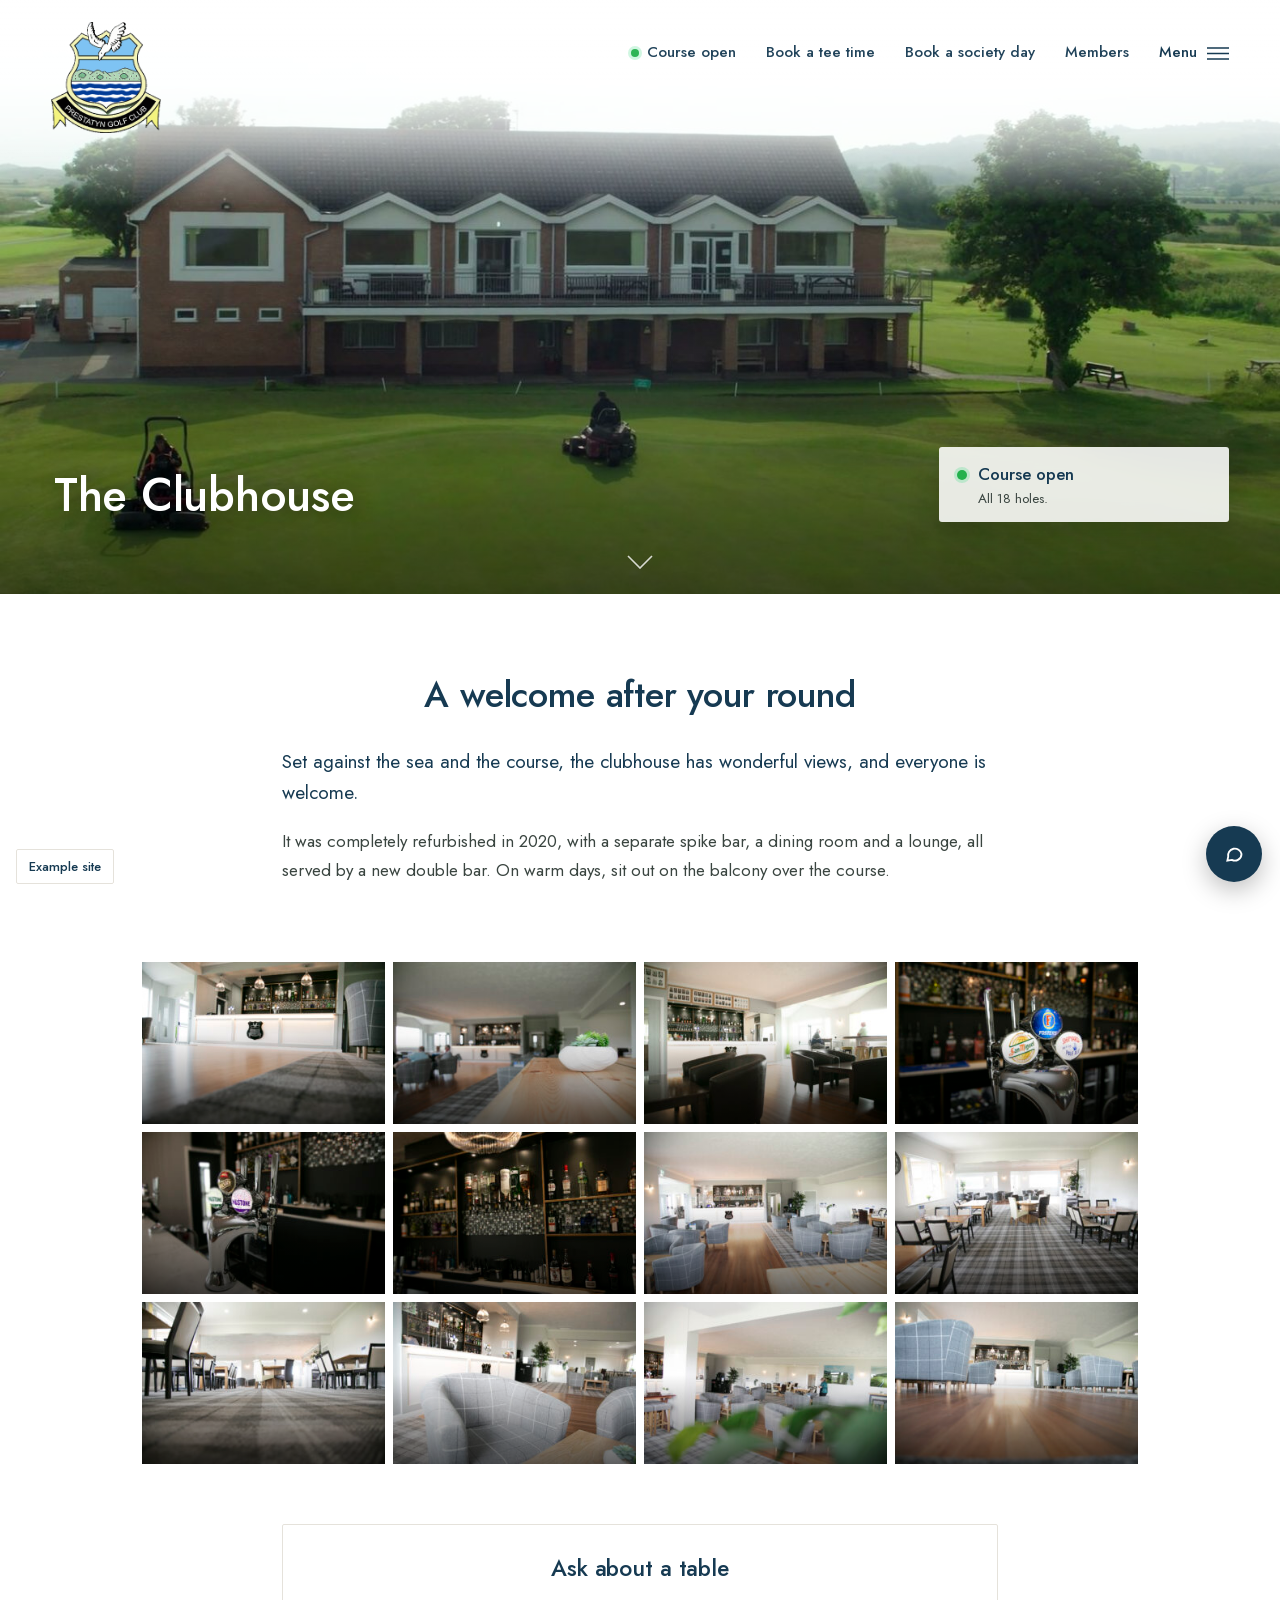
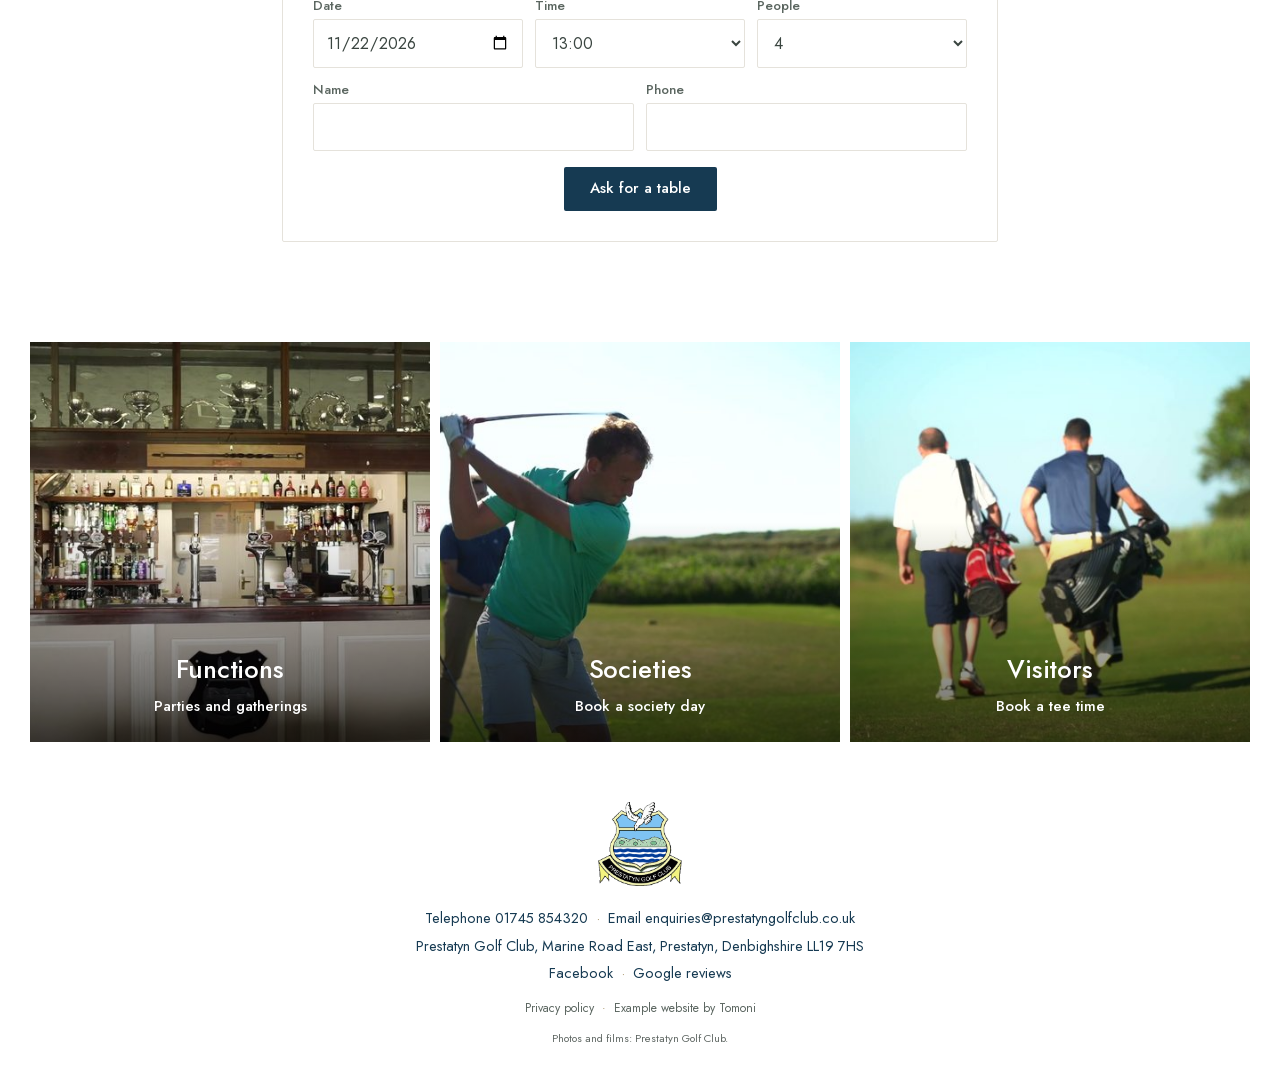
<file: clubhouse.html>
<!doctype html>
<html lang="en-GB" data-style="heritage" data-palette="coast">
<head>
<meta charset="utf-8"><meta name="viewport" content="width=device-width,initial-scale=1,viewport-fit=cover">
<title>The Clubhouse | Prestatyn Golf Club</title>
<meta name="description" content="The clubhouse at Prestatyn Golf Club: refurbished in 2020, with a spike bar, dining room, lounge and a balcony over the course.">
<meta name="robots" content="noindex">
<meta property="og:title" content="The Clubhouse | Prestatyn Golf Club"><meta property="og:description" content="Example website made by Tomoni for Prestatyn Golf Club. The clubhouse at Prestatyn Golf Club: refurbished in 2020, with a spike bar, dining room, lounge and a balcony over the course."><meta property="og:image" content="https://tomwilliams92-hue.github.io/pgc-website-preview/img/club/aerial-coast-1400.jpg"><meta property="og:url" content="https://tomwilliams92-hue.github.io/pgc-website-preview/clubhouse.html">
<link rel="icon" href="img/club/crest-64.png">
<link rel="preconnect" href="https://api.open-meteo.com" crossorigin>
<link rel="stylesheet" href="css/site.css?v=d088e669"><link rel="stylesheet" href="css/wl.css?v=948555be"><link rel="stylesheet" href="css/pgc.css?v=764ac061">
<script type="application/ld+json">{"@context": "https://schema.org", "@type": "GolfCourse", "name": "Prestatyn Golf Club", "foundingDate": "1905", "address": {"@type": "PostalAddress", "streetAddress": "Marine Road East", "addressLocality": "Prestatyn", "addressRegion": "Denbighshire", "postalCode": "LL19 7HS", "addressCountry": "GB"}, "telephone": "+441745854320", "email": "enquiries@prestatyngolfclub.co.uk", "geo": {"@type": "GeoCoordinates", "latitude": 53.3438, "longitude": -3.3851}}</script>
</head>
<body class="">
<header class="wlhead"><a class="crest" href="index.html"><img src="img/club/crest.png" alt="Prestatyn Golf Club"></a>
<nav class="tl"><a class="lab status" data-cs="pill" href="course.html#status" title="All 18 holes"><i class="sdot"></i><span data-cy="Cwrs ar agor">Course open</span></a><a class="lab" href="https://visitors.brsgolf.com/prestatyn#/course/1" target="_blank" rel="noopener" data-cy="Archebu amser ti">Book a tee time</a><a class="lab" href="societies.html#enquire" data-cy="Archebu diwrnod cymdeithas">Book a society day</a><a class="lab" href="https://www.brsgolf.com/prestatyn/member/login" target="_blank" rel="noopener" data-cy="Aelodau">Members</a><button class="menuinline lab" data-wlmenu aria-label="Menu"><span data-cy="Dewislen">Menu</span><svg viewBox="0 0 24 14" fill="none" stroke="currentColor" stroke-width="1.6"><path d="M0 1h24M0 7h24M0 13h24"/></svg></button></nav></header>
<button class="menubtn lab" data-wlmenu aria-label="Menu"><span>Menu</span><svg viewBox="0 0 24 14" fill="none" stroke="currentColor" stroke-width="1.6"><path d="M0 1h24M0 7h24M0 13h24"/></svg></button>
<div class="wlmenu"><div class="pic" style="background-image:url(img/club/aerial-sea-1400.jpg)"><img src="img/club/crest.png" alt="" loading="lazy"></div>
<div class="list"><button class="close lab" data-wlmenu>Close <span style="font-size:22px;line-height:1">×</span></button><nav><a href="index.html" data-cy="Hafan">Home</a><a href="course.html" data-cy="Y Cwrs">The Course</a><a href="visitors.html" data-cy="Ymwelwyr">Visitors</a><a href="societies.html" data-cy="Cymdeithasau">Societies</a><a href="functions.html" data-cy="Achlysuron">Functions</a><a href="clubhouse.html" aria-current=page data-cy="Y Clwbdy">The Clubhouse</a><a href="membership.html" data-cy="Aelodaeth">Membership</a><a href="pro.html" data-cy="Y Pro">Professional</a><a href="club.html" data-cy="Y Clwb">Championships and History</a><a href="contact.html" data-cy="Cysylltu">Contact</a></nav>
<div class="menucta"><a class="btn green sm" href="https://visitors.brsgolf.com/prestatyn#/course/1" target="_blank" rel="noopener" data-cy="Archebu amser ti">Book a tee time</a><a class="btn green sm" href="societies.html#enquire" data-cy="Archebu diwrnod cymdeithas">Book a society day</a></div>
<div class="smalls lab"><a href="https://www.brsgolf.com/prestatyn/member/login" target="_blank" rel="noopener">Members area</a>
<span data-cs="line">Course status: open, all 18 holes<i class="sdot"></i></span><span data-wx-live hidden>Now <span data-wx="temp"></span>, wind <span data-wx="wind"></span></span>
<a href="tel:+441745854320">Telephone 01745 854320</a><span class="langs"><button data-lang="en">English</button>/ <button data-lang="cy">Cymraeg</button></span></div></div></div>
<main>
<section class="wlhero"><img src="img/club/clubhouse-1400.jpg" srcset="img/club/clubhouse-800.jpg 800w, img/club/clubhouse-1400.jpg 1400w, img/club/clubhouse.jpg 1920w" sizes="100vw" alt="The clubhouse from the course" fetchpriority="high"><h1 data-cy="Y Clwbdy">The Clubhouse</h1><aside class="cond" aria-label="Conditions at the club">
<div class="c-status" data-cs="pill"><i class="sdot"></i><span data-cy="Cwrs ar agor">Course open</span></div>
<p class="c-detail" data-cs="detail">All 18 holes.</p>
<div class="c-wx" data-wx-live hidden><span class="c-temp"><i class="wxi"></i><b data-wx="temp"></b><span data-wx="desc"></span></span>
<span class="c-wind"><span class="warrow"><svg viewBox="0 0 24 24" width="14" height="14" fill="none" stroke="currentColor" stroke-width="2.2" stroke-linecap="round" stroke-linejoin="round"><path d="M12 20V4M5.5 10.5L12 4l6.5 6.5"/></svg></span><span>Wind <span data-wx="wind"></span> <small data-wx="gust"></small></span></span><span class="c-sun" data-wx="sunset"></span></div>
<div class="c-live" data-wx-live hidden>Live weather, updated <span data-wx="at"></span></div></aside><span class="down"><svg width="26" height="14" viewBox="0 0 26 14" fill="none" stroke="currentColor" stroke-width="1.6"><path d="M1 1l12 12L25 1"/></svg></span></section>
<section class="col intro"><h2>A welcome after your round</h2><p class="lead">Set against the sea and the course, the clubhouse has wonderful views, and everyone is welcome.</p><p>It was completely refurbished in 2020, with a separate spike bar, a dining room and a lounge, all served by a new double bar. On warm days, sit out on the balcony over the course.</p></section>
<section class="col wide block"><div class="clgal"><a class="wtile" style="aspect-ratio:3/2" href="img/club/site-ch-1.jpg" data-lb="The clubhouse"><img src="img/club/site-ch-1.jpg" alt="Inside the clubhouse" loading="lazy"></a><a class="wtile" style="aspect-ratio:3/2" href="img/club/site-ch-2.jpg" data-lb="The clubhouse"><img src="img/club/site-ch-2.jpg" alt="Inside the clubhouse" loading="lazy"></a><a class="wtile" style="aspect-ratio:3/2" href="img/club/site-ch-3.jpg" data-lb="The clubhouse"><img src="img/club/site-ch-3.jpg" alt="Inside the clubhouse" loading="lazy"></a><a class="wtile" style="aspect-ratio:3/2" href="img/club/site-ch-4.jpg" data-lb="The clubhouse"><img src="img/club/site-ch-4.jpg" alt="Inside the clubhouse" loading="lazy"></a><a class="wtile" style="aspect-ratio:3/2" href="img/club/site-ch-5.jpg" data-lb="The clubhouse"><img src="img/club/site-ch-5.jpg" alt="Inside the clubhouse" loading="lazy"></a><a class="wtile" style="aspect-ratio:3/2" href="img/club/site-ch-6.jpg" data-lb="The clubhouse"><img src="img/club/site-ch-6.jpg" alt="Inside the clubhouse" loading="lazy"></a><a class="wtile" style="aspect-ratio:3/2" href="img/club/site-ch-7.jpg" data-lb="The clubhouse"><img src="img/club/site-ch-7.jpg" alt="Inside the clubhouse" loading="lazy"></a><a class="wtile" style="aspect-ratio:3/2" href="img/club/site-ch-8.jpg" data-lb="The clubhouse"><img src="img/club/site-ch-8.jpg" alt="Inside the clubhouse" loading="lazy"></a><a class="wtile" style="aspect-ratio:3/2" href="img/club/site-ch-9.jpg" data-lb="The clubhouse"><img src="img/club/site-ch-9.jpg" alt="Inside the clubhouse" loading="lazy"></a><a class="wtile" style="aspect-ratio:3/2" href="img/club/site-ch-10.jpg" data-lb="The clubhouse"><img src="img/club/site-ch-10.jpg" alt="Inside the clubhouse" loading="lazy"></a><a class="wtile" style="aspect-ratio:3/2" href="img/club/site-ch-11.jpg" data-lb="The clubhouse"><img src="img/club/site-ch-11.jpg" alt="Inside the clubhouse" loading="lazy"></a><a class="wtile" style="aspect-ratio:3/2" href="img/club/site-ch-12.jpg" data-lb="The clubhouse"><img src="img/club/site-ch-12.jpg" alt="Inside the clubhouse" loading="lazy"></a></div></section>
<section class="col block"><form class="wlpanel" data-demo><h3>Ask about a table</h3><div class="grid g3" style="gap:12px"><div><label class="f">Date</label><input aria-label="Date" type="date" data-default="2026-11-22"></div><div><label class="f">Time</label><select aria-label="Time"><option>12:00</option><option>12:30</option><option selected>13:00</option><option>13:30</option><option>17:30</option><option>18:00</option></select></div><div><label class="f">People</label><select aria-label="People"><option>1</option><option>2</option><option>3</option><option selected>4</option><option>5</option><option>6</option><option>7</option><option>8</option><option>9</option><option>10</option><option>11</option><option>12</option></select></div></div>
<div class="grid g2" style="gap:12px;margin-top:12px"><div><label class="f">Name</label><input aria-label="Name" required></div><div><label class="f">Phone</label><input aria-label="Phone" type="tel" required></div></div>
<div style="text-align:center;margin-top:16px"><button class="btn green">Ask for a table</button></div></form>
<div class="done"><h3>Thanks</h3><p class="small muted">This is an example website, so nothing was sent.</p><p>The clubhouse will ring or text you to confirm.</p></div></section>
<section class="cross"><div class="tiles3"><a class="wtile" href="functions.html"><img src="img/club/bar-800.jpg" alt="" loading="lazy"><div class="t"><h3>Functions</h3><span class="lab">Parties and gatherings</span></div></a><a class="wtile" href="societies.html"><img src="img/club/swing-800.jpg" alt="" loading="lazy"><div class="t"><h3>Societies</h3><span class="lab">Book a society day</span></div></a><a class="wtile" href="visitors.html"><img src="img/club/golfers-walking-800.jpg" alt="" loading="lazy"><div class="t"><h3>Visitors</h3><span class="lab">Book a tee time</span></div></a></div></section>
</main>
<footer class="wlfoot"><img src="img/club/crest.png" alt="Prestatyn Golf Club crest">
<div><span class="nw">Telephone <a href="tel:+441745854320">01745 854320</a></span><span class="dotsep">·</span><span class="nw">Email <a href="mailto:enquiries@prestatyngolfclub.co.uk">enquiries@prestatyngolfclub.co.uk</a></span></div>
<div>Prestatyn Golf Club, Marine Road East, Prestatyn, Denbighshire LL19 7HS</div>
<div><a href="https://www.facebook.com/prestatyngc/" target="_blank" rel="noopener">Facebook</a><span class="dotsep">·</span><a href="https://www.google.com/search?q=PRESTATYN+GOLF+CLUB#lrd=0x4864d58a6a287ec3:0xa1a475b20f0b6abe,3,,," target="_blank" rel="noopener">Google reviews</a></div>
<div class="fine">Privacy policy<span class="dotsep">·</span>Example website by Tomoni</div>
<div class="credit">Photos and films: Prestatyn Golf Club.</div></footer>
<div class="ask"><div class="win"><div class="hd"><img src="img/club/crest.png" alt=""><span><b>Ask the club</b><small>Answers from the club's own information</small></span><button aria-label="Close">×</button></div>
<div class="log"></div><div class="qs"><button>Green fees today?</button><button>Society prices</button><button>Is the course open?</button><button>Buggy hire</button><button>Lessons</button><button>Book a function</button></div>
<form><input placeholder="Type a question…" aria-label="Your question"><button>Ask</button></form><div class="note"> Answers only from the club's own information. Anything else goes to the office.</div></div>
<button class="bubble" aria-label="Ask the club"><i><svg width="20" height="20" viewBox="0 0 24 24" fill="none" stroke="currentColor" stroke-width="2.2"><path d="M21 12a8 8 0 0 1-11.6 7.1L4 20l1-4.6A8 8 0 1 1 21 12z"/></svg></i><span>Ask the club</span></button></div>
<div class="designpill"><button class="dp-open">Example site</button><div class="dp-panel"><b>Example website for Prestatyn Golf Club</b><br>Made by Tomoni. Not live; forms send nothing. Prices are examples.
<div class="sw">Colours <button class="dot" title="Coast blue" style="background:#163a52" data-set-palette="coast"></button><button class="dot" title="Links green" style="background:#1f4a33" data-set-palette="links"></button><button class="dot" title="Charcoal" style="background:#2b3034" data-set-palette="charcoal"></button></div></div></div>
<div class="modal" id="modal"><div class="box"></div></div>
<script src="js/data.js?v=e8acae63"></script><script src="js/site.js?v=7b7035fc"></script><script src="js/wl.js?v=34fbd010"></script>
</body></html>
</file>
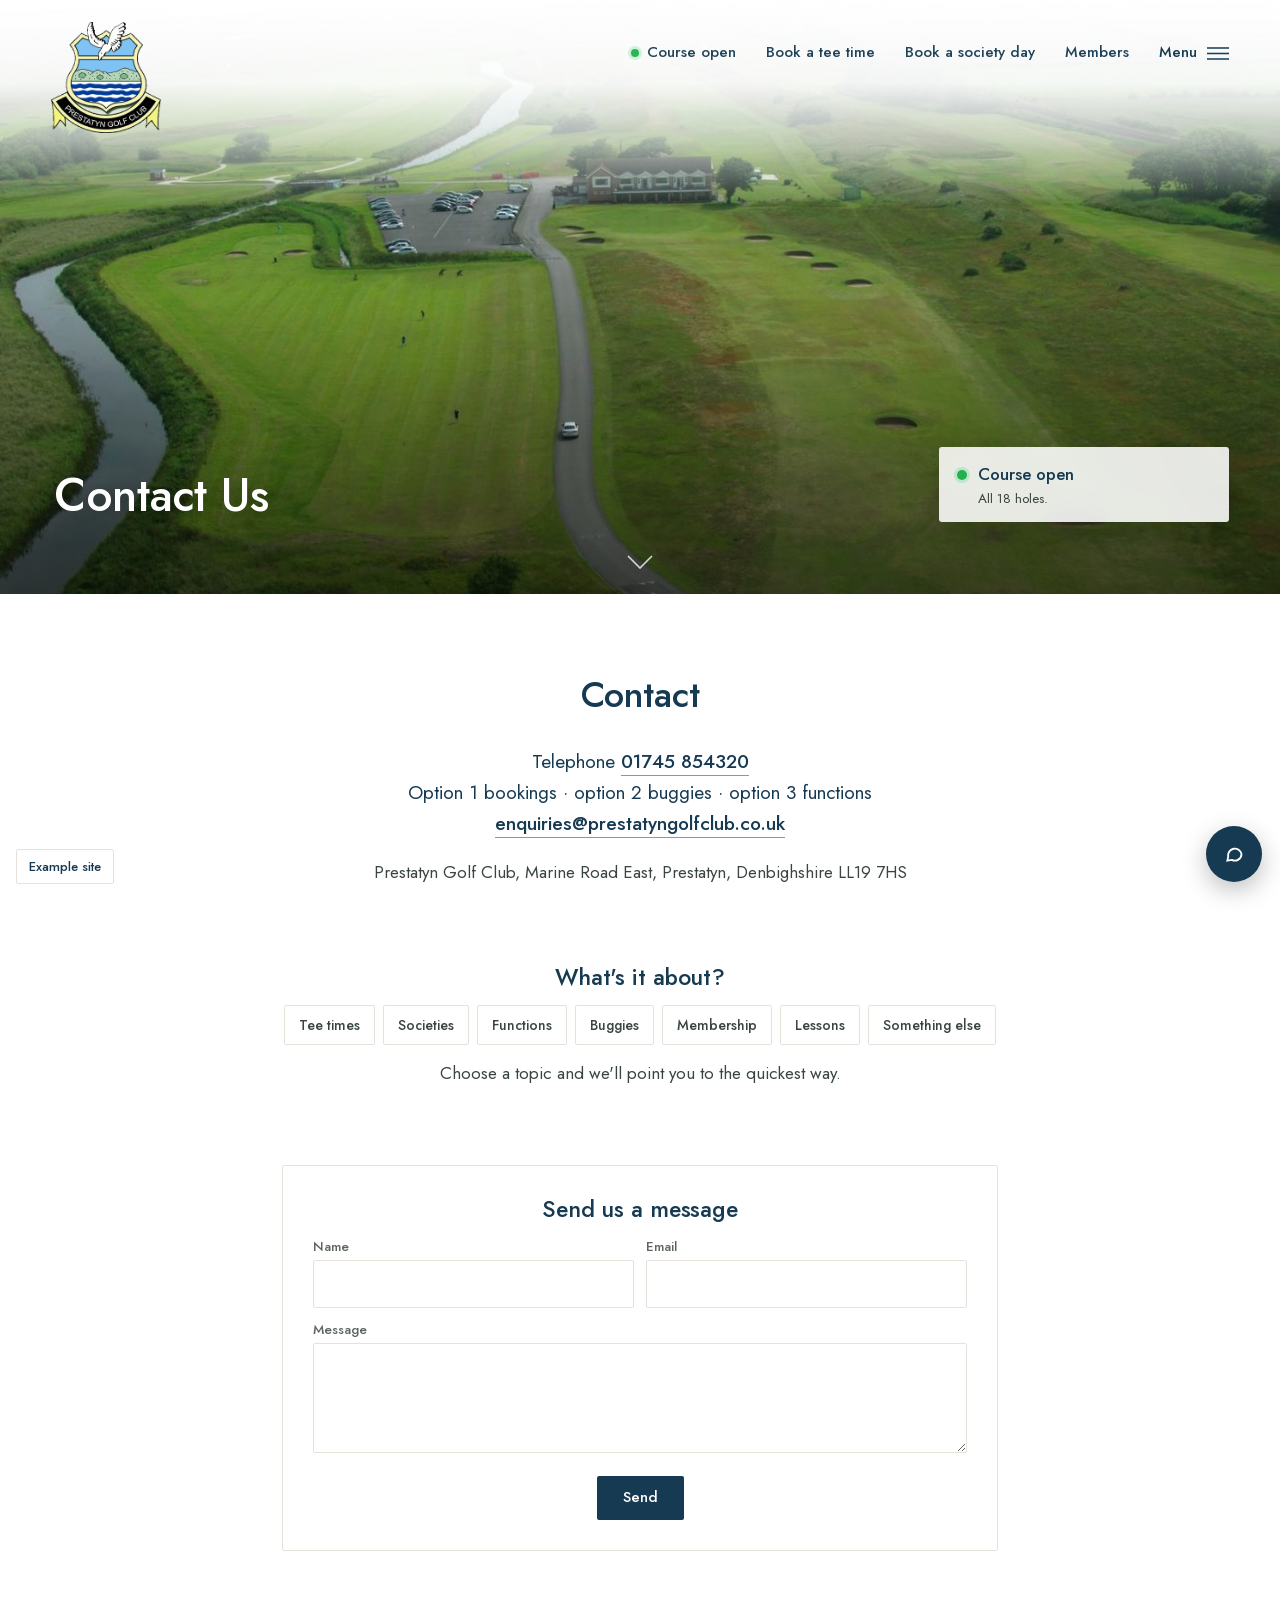
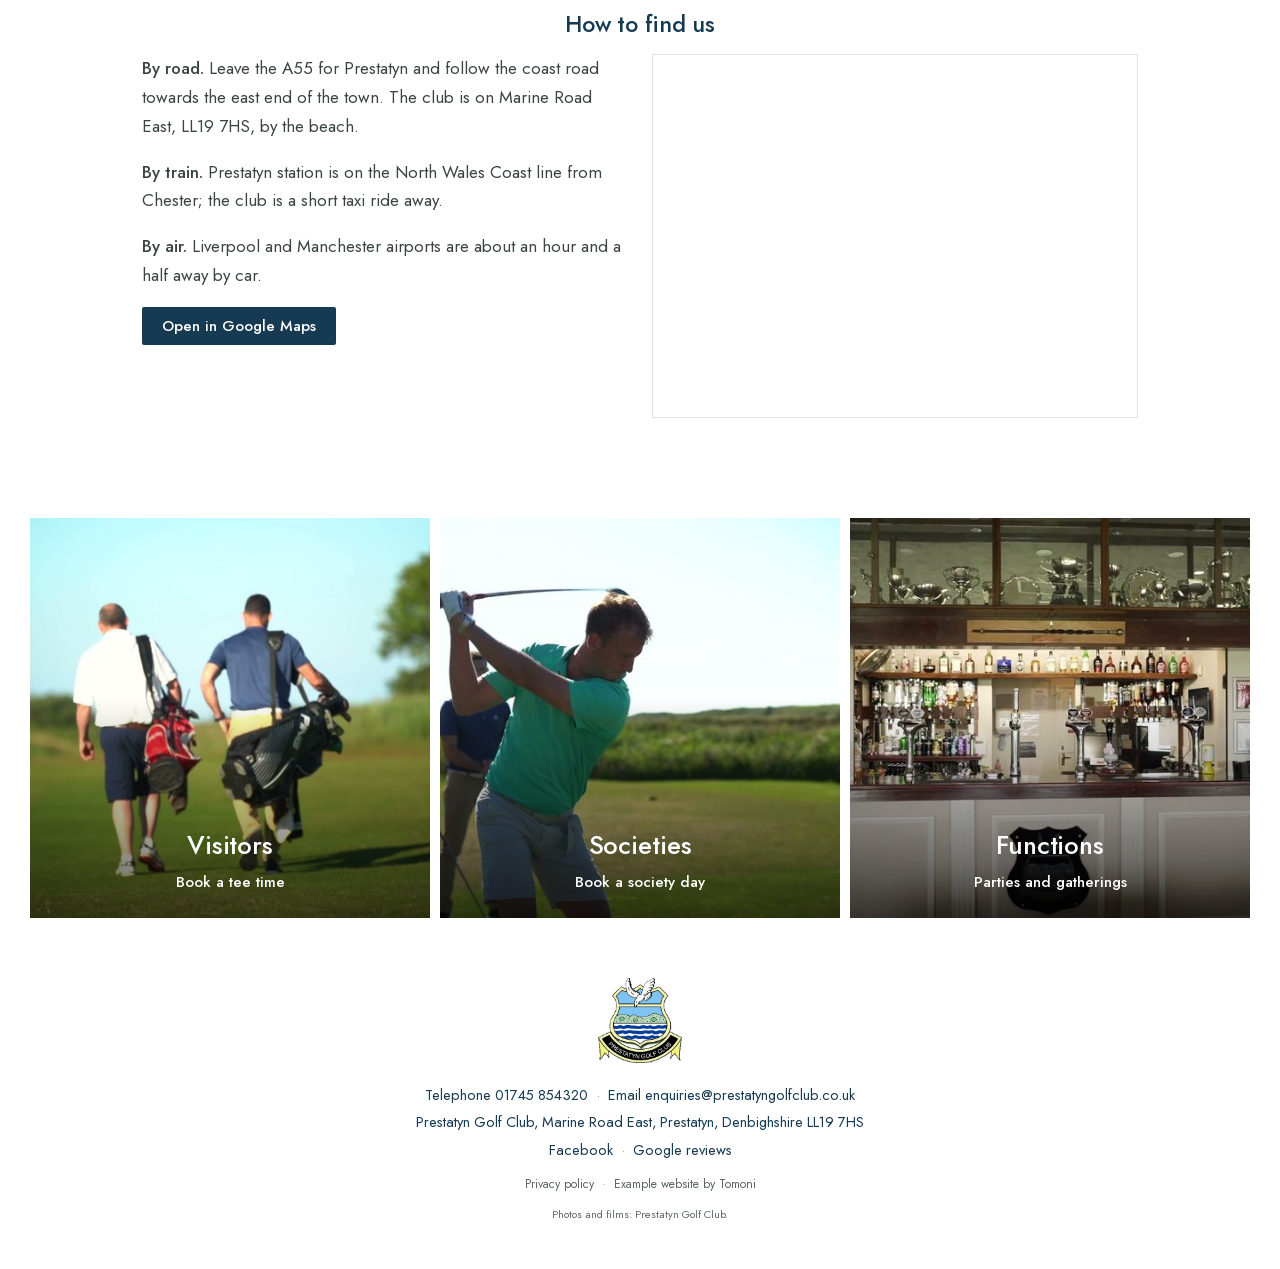
<file: contact.html>
<!doctype html>
<html lang="en-GB" data-style="heritage" data-palette="coast">
<head>
<meta charset="utf-8"><meta name="viewport" content="width=device-width,initial-scale=1,viewport-fit=cover">
<title>Contact and Find Us | Prestatyn Golf Club</title>
<meta name="description" content="Contact Prestatyn Golf Club on 01745 854320. Directions by road and rail to Marine Road East, Prestatyn.">
<meta name="robots" content="noindex">
<meta property="og:title" content="Contact and Find Us | Prestatyn Golf Club"><meta property="og:description" content="Example website made by Tomoni for Prestatyn Golf Club. Contact Prestatyn Golf Club on 01745 854320. Directions by road and rail to Marine Road East, Prestatyn."><meta property="og:image" content="https://tomwilliams92-hue.github.io/pgc-website-preview/img/club/aerial-coast-1400.jpg"><meta property="og:url" content="https://tomwilliams92-hue.github.io/pgc-website-preview/contact.html">
<link rel="icon" href="img/club/crest-64.png">
<link rel="preconnect" href="https://api.open-meteo.com" crossorigin>
<link rel="stylesheet" href="css/site.css?v=d088e669"><link rel="stylesheet" href="css/wl.css?v=948555be"><link rel="stylesheet" href="css/pgc.css?v=764ac061">
<script type="application/ld+json">{"@context": "https://schema.org", "@type": "GolfCourse", "name": "Prestatyn Golf Club", "foundingDate": "1905", "address": {"@type": "PostalAddress", "streetAddress": "Marine Road East", "addressLocality": "Prestatyn", "addressRegion": "Denbighshire", "postalCode": "LL19 7HS", "addressCountry": "GB"}, "telephone": "+441745854320", "email": "enquiries@prestatyngolfclub.co.uk", "geo": {"@type": "GeoCoordinates", "latitude": 53.3438, "longitude": -3.3851}}</script>
</head>
<body class="">
<header class="wlhead"><a class="crest" href="index.html"><img src="img/club/crest.png" alt="Prestatyn Golf Club"></a>
<nav class="tl"><a class="lab status" data-cs="pill" href="course.html#status" title="All 18 holes"><i class="sdot"></i><span data-cy="Cwrs ar agor">Course open</span></a><a class="lab" href="https://visitors.brsgolf.com/prestatyn#/course/1" target="_blank" rel="noopener" data-cy="Archebu amser ti">Book a tee time</a><a class="lab" href="societies.html#enquire" data-cy="Archebu diwrnod cymdeithas">Book a society day</a><a class="lab" href="https://www.brsgolf.com/prestatyn/member/login" target="_blank" rel="noopener" data-cy="Aelodau">Members</a><button class="menuinline lab" data-wlmenu aria-label="Menu"><span data-cy="Dewislen">Menu</span><svg viewBox="0 0 24 14" fill="none" stroke="currentColor" stroke-width="1.6"><path d="M0 1h24M0 7h24M0 13h24"/></svg></button></nav></header>
<button class="menubtn lab" data-wlmenu aria-label="Menu"><span>Menu</span><svg viewBox="0 0 24 14" fill="none" stroke="currentColor" stroke-width="1.6"><path d="M0 1h24M0 7h24M0 13h24"/></svg></button>
<div class="wlmenu"><div class="pic" style="background-image:url(img/club/aerial-sea-1400.jpg)"><img src="img/club/crest.png" alt="" loading="lazy"></div>
<div class="list"><button class="close lab" data-wlmenu>Close <span style="font-size:22px;line-height:1">×</span></button><nav><a href="index.html" data-cy="Hafan">Home</a><a href="course.html" data-cy="Y Cwrs">The Course</a><a href="visitors.html" data-cy="Ymwelwyr">Visitors</a><a href="societies.html" data-cy="Cymdeithasau">Societies</a><a href="functions.html" data-cy="Achlysuron">Functions</a><a href="clubhouse.html" data-cy="Y Clwbdy">The Clubhouse</a><a href="membership.html" data-cy="Aelodaeth">Membership</a><a href="pro.html" data-cy="Y Pro">Professional</a><a href="club.html" data-cy="Y Clwb">Championships and History</a><a href="contact.html" aria-current=page data-cy="Cysylltu">Contact</a></nav>
<div class="menucta"><a class="btn green sm" href="https://visitors.brsgolf.com/prestatyn#/course/1" target="_blank" rel="noopener" data-cy="Archebu amser ti">Book a tee time</a><a class="btn green sm" href="societies.html#enquire" data-cy="Archebu diwrnod cymdeithas">Book a society day</a></div>
<div class="smalls lab"><a href="https://www.brsgolf.com/prestatyn/member/login" target="_blank" rel="noopener">Members area</a>
<span data-cs="line">Course status: open, all 18 holes<i class="sdot"></i></span><span data-wx-live hidden>Now <span data-wx="temp"></span>, wind <span data-wx="wind"></span></span>
<a href="tel:+441745854320">Telephone 01745 854320</a><span class="langs"><button data-lang="en">English</button>/ <button data-lang="cy">Cymraeg</button></span></div></div></div>
<main>
<section class="wlhero"><img src="img/club/aerial-clubhouse-1400.jpg" srcset="img/club/aerial-clubhouse-800.jpg 800w, img/club/aerial-clubhouse-1400.jpg 1400w, img/club/aerial-clubhouse.jpg 1920w" sizes="100vw" alt="The clubhouse and car park beside the gutter, seen from the air" fetchpriority="high"><h1 data-cy="Cysylltu">Contact Us</h1><aside class="cond" aria-label="Conditions at the club">
<div class="c-status" data-cs="pill"><i class="sdot"></i><span data-cy="Cwrs ar agor">Course open</span></div>
<p class="c-detail" data-cs="detail">All 18 holes.</p>
<div class="c-wx" data-wx-live hidden><span class="c-temp"><i class="wxi"></i><b data-wx="temp"></b><span data-wx="desc"></span></span>
<span class="c-wind"><span class="warrow"><svg viewBox="0 0 24 24" width="14" height="14" fill="none" stroke="currentColor" stroke-width="2.2" stroke-linecap="round" stroke-linejoin="round"><path d="M12 20V4M5.5 10.5L12 4l6.5 6.5"/></svg></span><span>Wind <span data-wx="wind"></span> <small data-wx="gust"></small></span></span><span class="c-sun" data-wx="sunset"></span></div>
<div class="c-live" data-wx-live hidden>Live weather, updated <span data-wx="at"></span></div></aside><span class="down"><svg width="26" height="14" viewBox="0 0 26 14" fill="none" stroke="currentColor" stroke-width="1.6"><path d="M1 1l12 12L25 1"/></svg></span></section>
<section class="col intro" style="text-align:center"><h2>Contact</h2><p class="lead" style="text-align:center">Telephone <a class="link" href="tel:+441745854320">01745 854320</a><br>Option 1 bookings · option 2 buggies · option 3 functions<br><a class="link" href="mailto:enquiries@prestatyngolfclub.co.uk">enquiries@prestatyngolfclub.co.uk</a></p>
<p>Prestatyn Golf Club, Marine Road East, Prestatyn, Denbighshire LL19 7HS</p></section>
<section class="col block" style="text-align:center"><h3>What's it about?</h3><div class="chips" style="justify-content:center"><button type="button" class="chip" data-tip="Book online any time: &lt;a class=&quot;link&quot; href=&quot;https://visitors.brsgolf.com/prestatyn#/course/1&quot; target=&quot;_blank&quot; rel=&quot;noopener&quot;&gt;book a tee time&lt;/a&gt;." onclick="document.querySelectorAll('[data-tip]').forEach(b=>b.setAttribute('aria-pressed',b===this));document.getElementById('tip').innerHTML=this.dataset.tip">Tee times</button><button type="button" class="chip" data-tip="Get your price and request a date on the &lt;a class=&quot;link&quot; href=&quot;societies.html#enquire&quot;&gt;societies page&lt;/a&gt;." onclick="document.querySelectorAll('[data-tip]').forEach(b=>b.setAttribute('aria-pressed',b===this));document.getElementById('tip').innerHTML=this.dataset.tip">Societies</button><button type="button" class="chip" data-tip="Tell us about your occasion on the &lt;a class=&quot;link&quot; href=&quot;functions.html#enquire&quot;&gt;functions page&lt;/a&gt;, or call 01745 854320, option 3." onclick="document.querySelectorAll('[data-tip]').forEach(b=>b.setAttribute('aria-pressed',b===this));document.getElementById('tip').innerHTML=this.dataset.tip">Functions</button><button type="button" class="chip" data-tip="Call 01745 854320, option 2." onclick="document.querySelectorAll('[data-tip]').forEach(b=>b.setAttribute('aria-pressed',b===this));document.getElementById('tip').innerHTML=this.dataset.tip">Buggies</button><button type="button" class="chip" data-tip="Find your category and apply on the &lt;a class=&quot;link&quot; href=&quot;membership.html&quot;&gt;membership page&lt;/a&gt;." onclick="document.querySelectorAll('[data-tip]').forEach(b=>b.setAttribute('aria-pressed',b===this));document.getElementById('tip').innerHTML=this.dataset.tip">Membership</button><button type="button" class="chip" data-tip="Call the pro shop on 01745 854320, or &lt;a class=&quot;link&quot; href=&quot;pro.html&quot;&gt;request a lesson&lt;/a&gt;." onclick="document.querySelectorAll('[data-tip]').forEach(b=>b.setAttribute('aria-pressed',b===this));document.getElementById('tip').innerHTML=this.dataset.tip">Lessons</button><button type="button" class="chip" data-tip="Send us a message below." onclick="document.querySelectorAll('[data-tip]').forEach(b=>b.setAttribute('aria-pressed',b===this));document.getElementById('tip').innerHTML=this.dataset.tip">Something else</button></div><p id="tip" style="margin-top:14px">Choose a topic and we'll point you to the quickest way.</p></section>
<section class="col block"><form class="wlpanel" data-demo><h3>Send us a message</h3><div class="grid g2" style="gap:12px"><div><label class="f">Name</label><input aria-label="Name" required></div><div><label class="f">Email</label><input aria-label="Email" type="email" required></div></div><div class="field" style="margin-top:12px"><label class="f">Message</label><textarea aria-label="Message" required></textarea></div><div style="text-align:center"><button class="btn green">Send</button></div></form>
<div class="done"><h3>Message received</h3><p class="small muted">This is an example website, so nothing was sent.</p><p>The office will reply by email.</p></div></section>
<section class="col wide block" id="find"><h3 style="text-align:center">How to find us</h3><div class="grid g2" style="margin-top:16px;align-items:start">
<div><p><b>By road.</b> Leave the A55 for Prestatyn and follow the coast road towards the east end of the town. The club is on Marine Road East, LL19 7HS, by the beach.</p><p><b>By train.</b> Prestatyn station is on the North Wales Coast line from Chester; the club is a short taxi ride away.</p><p><b>By air.</b> Liverpool and Manchester airports are about an hour and a half away by car.</p><a class="btn green sm" href="https://www.google.com/maps/search/?api=1&query=Prestatyn+Golf+Club+LL19+7HS" target="_blank" rel="noopener">Open in Google Maps</a></div>
<div style="position:relative;aspect-ratio:4/3;border:1px solid var(--line)"><iframe src="https://maps.google.com/maps?q=Prestatyn%20Golf%20Club%2C%20Marine%20Road%20East%2C%20Prestatyn&z=14&output=embed" style="position:absolute;inset:0;width:100%;height:100%;border:0" loading="lazy" title="Map of Prestatyn Golf Club" referrerpolicy="no-referrer-when-downgrade"></iframe></div></div></section>
<section class="cross"><div class="tiles3"><a class="wtile" href="visitors.html"><img src="img/club/golfers-walking-800.jpg" alt="" loading="lazy"><div class="t"><h3>Visitors</h3><span class="lab">Book a tee time</span></div></a><a class="wtile" href="societies.html"><img src="img/club/swing-800.jpg" alt="" loading="lazy"><div class="t"><h3>Societies</h3><span class="lab">Book a society day</span></div></a><a class="wtile" href="functions.html"><img src="img/club/bar-800.jpg" alt="" loading="lazy"><div class="t"><h3>Functions</h3><span class="lab">Parties and gatherings</span></div></a></div></section>
</main>
<footer class="wlfoot"><img src="img/club/crest.png" alt="Prestatyn Golf Club crest">
<div><span class="nw">Telephone <a href="tel:+441745854320">01745 854320</a></span><span class="dotsep">·</span><span class="nw">Email <a href="mailto:enquiries@prestatyngolfclub.co.uk">enquiries@prestatyngolfclub.co.uk</a></span></div>
<div>Prestatyn Golf Club, Marine Road East, Prestatyn, Denbighshire LL19 7HS</div>
<div><a href="https://www.facebook.com/prestatyngc/" target="_blank" rel="noopener">Facebook</a><span class="dotsep">·</span><a href="https://www.google.com/search?q=PRESTATYN+GOLF+CLUB#lrd=0x4864d58a6a287ec3:0xa1a475b20f0b6abe,3,,," target="_blank" rel="noopener">Google reviews</a></div>
<div class="fine">Privacy policy<span class="dotsep">·</span>Example website by Tomoni</div>
<div class="credit">Photos and films: Prestatyn Golf Club.</div></footer>
<div class="ask"><div class="win"><div class="hd"><img src="img/club/crest.png" alt=""><span><b>Ask the club</b><small>Answers from the club's own information</small></span><button aria-label="Close">×</button></div>
<div class="log"></div><div class="qs"><button>Green fees today?</button><button>Society prices</button><button>Is the course open?</button><button>Buggy hire</button><button>Lessons</button><button>Book a function</button></div>
<form><input placeholder="Type a question…" aria-label="Your question"><button>Ask</button></form><div class="note"> Answers only from the club's own information. Anything else goes to the office.</div></div>
<button class="bubble" aria-label="Ask the club"><i><svg width="20" height="20" viewBox="0 0 24 24" fill="none" stroke="currentColor" stroke-width="2.2"><path d="M21 12a8 8 0 0 1-11.6 7.1L4 20l1-4.6A8 8 0 1 1 21 12z"/></svg></i><span>Ask the club</span></button></div>
<div class="designpill"><button class="dp-open">Example site</button><div class="dp-panel"><b>Example website for Prestatyn Golf Club</b><br>Made by Tomoni. Not live; forms send nothing. Prices are examples.
<div class="sw">Colours <button class="dot" title="Coast blue" style="background:#163a52" data-set-palette="coast"></button><button class="dot" title="Links green" style="background:#1f4a33" data-set-palette="links"></button><button class="dot" title="Charcoal" style="background:#2b3034" data-set-palette="charcoal"></button></div></div></div>
<div class="modal" id="modal"><div class="box"></div></div>
<script src="js/data.js?v=e8acae63"></script><script src="js/site.js?v=7b7035fc"></script><script src="js/wl.js?v=34fbd010"></script>
</body></html>
</file>
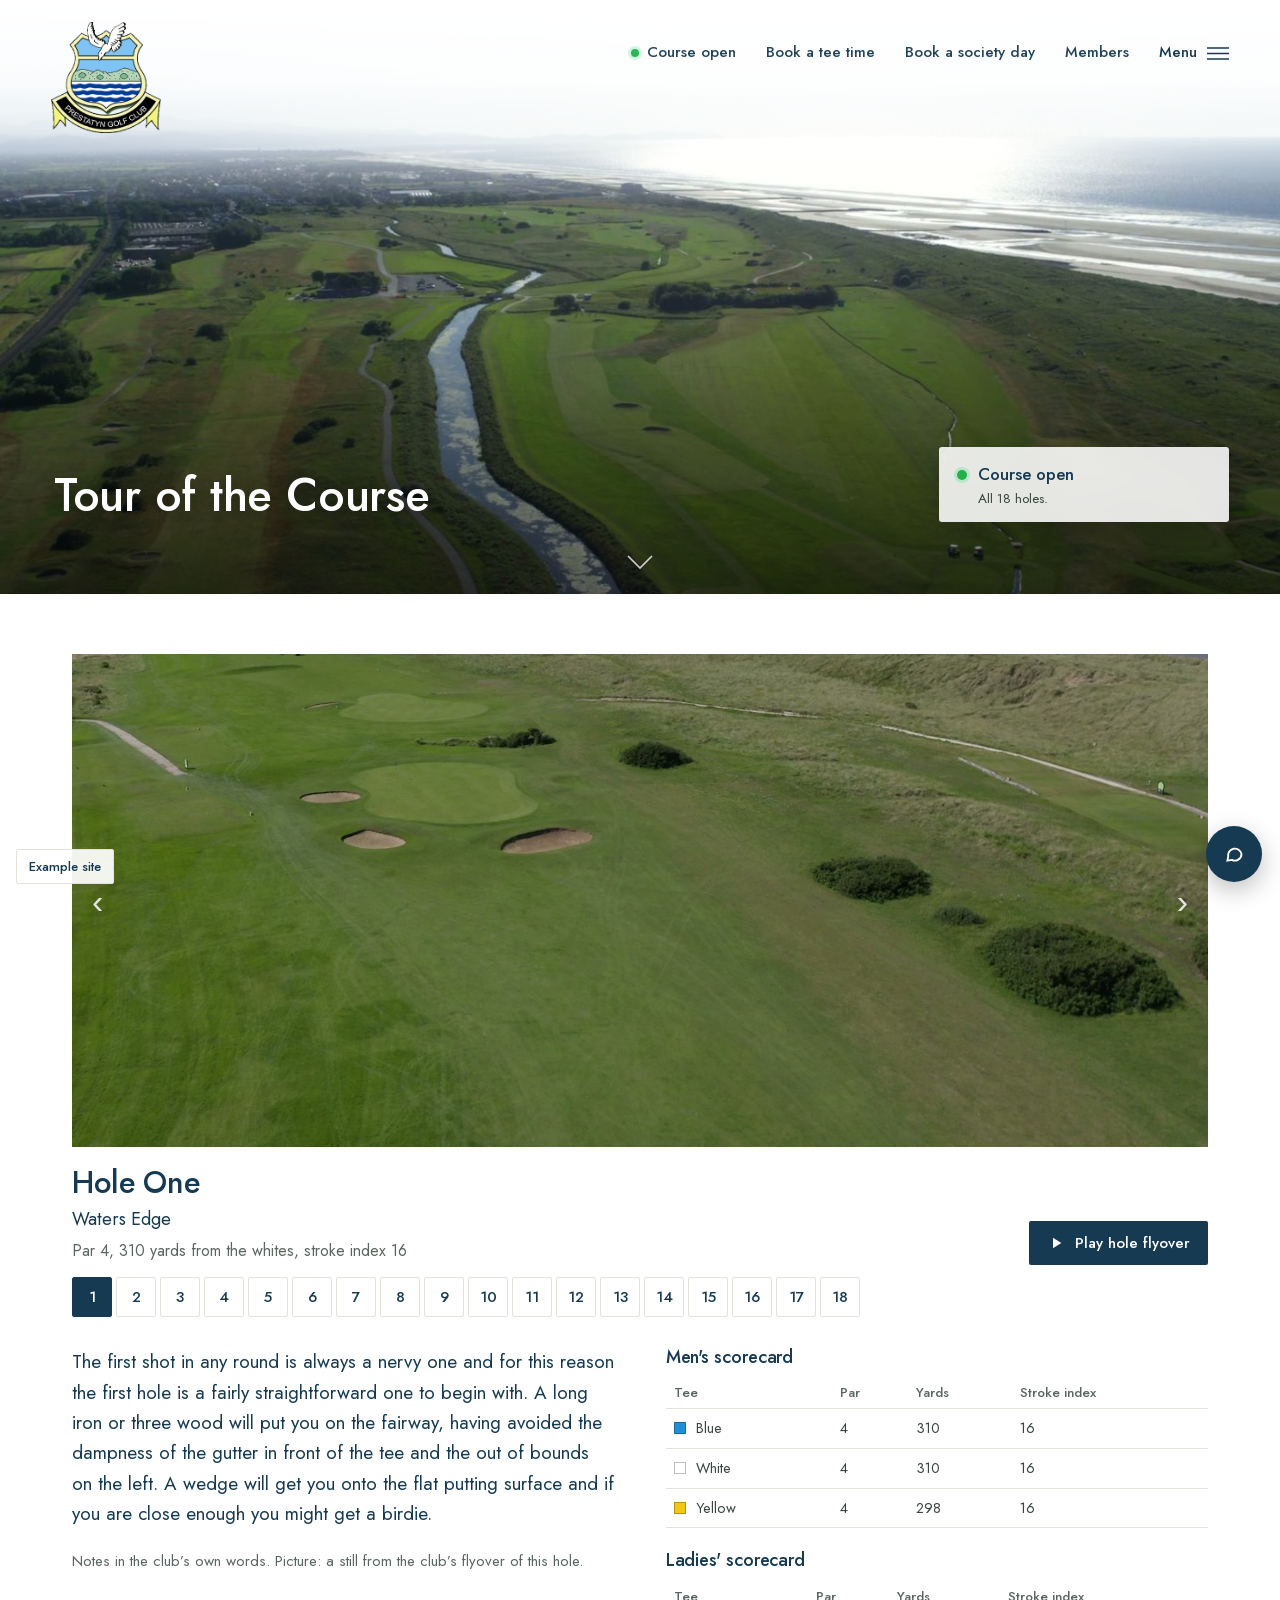
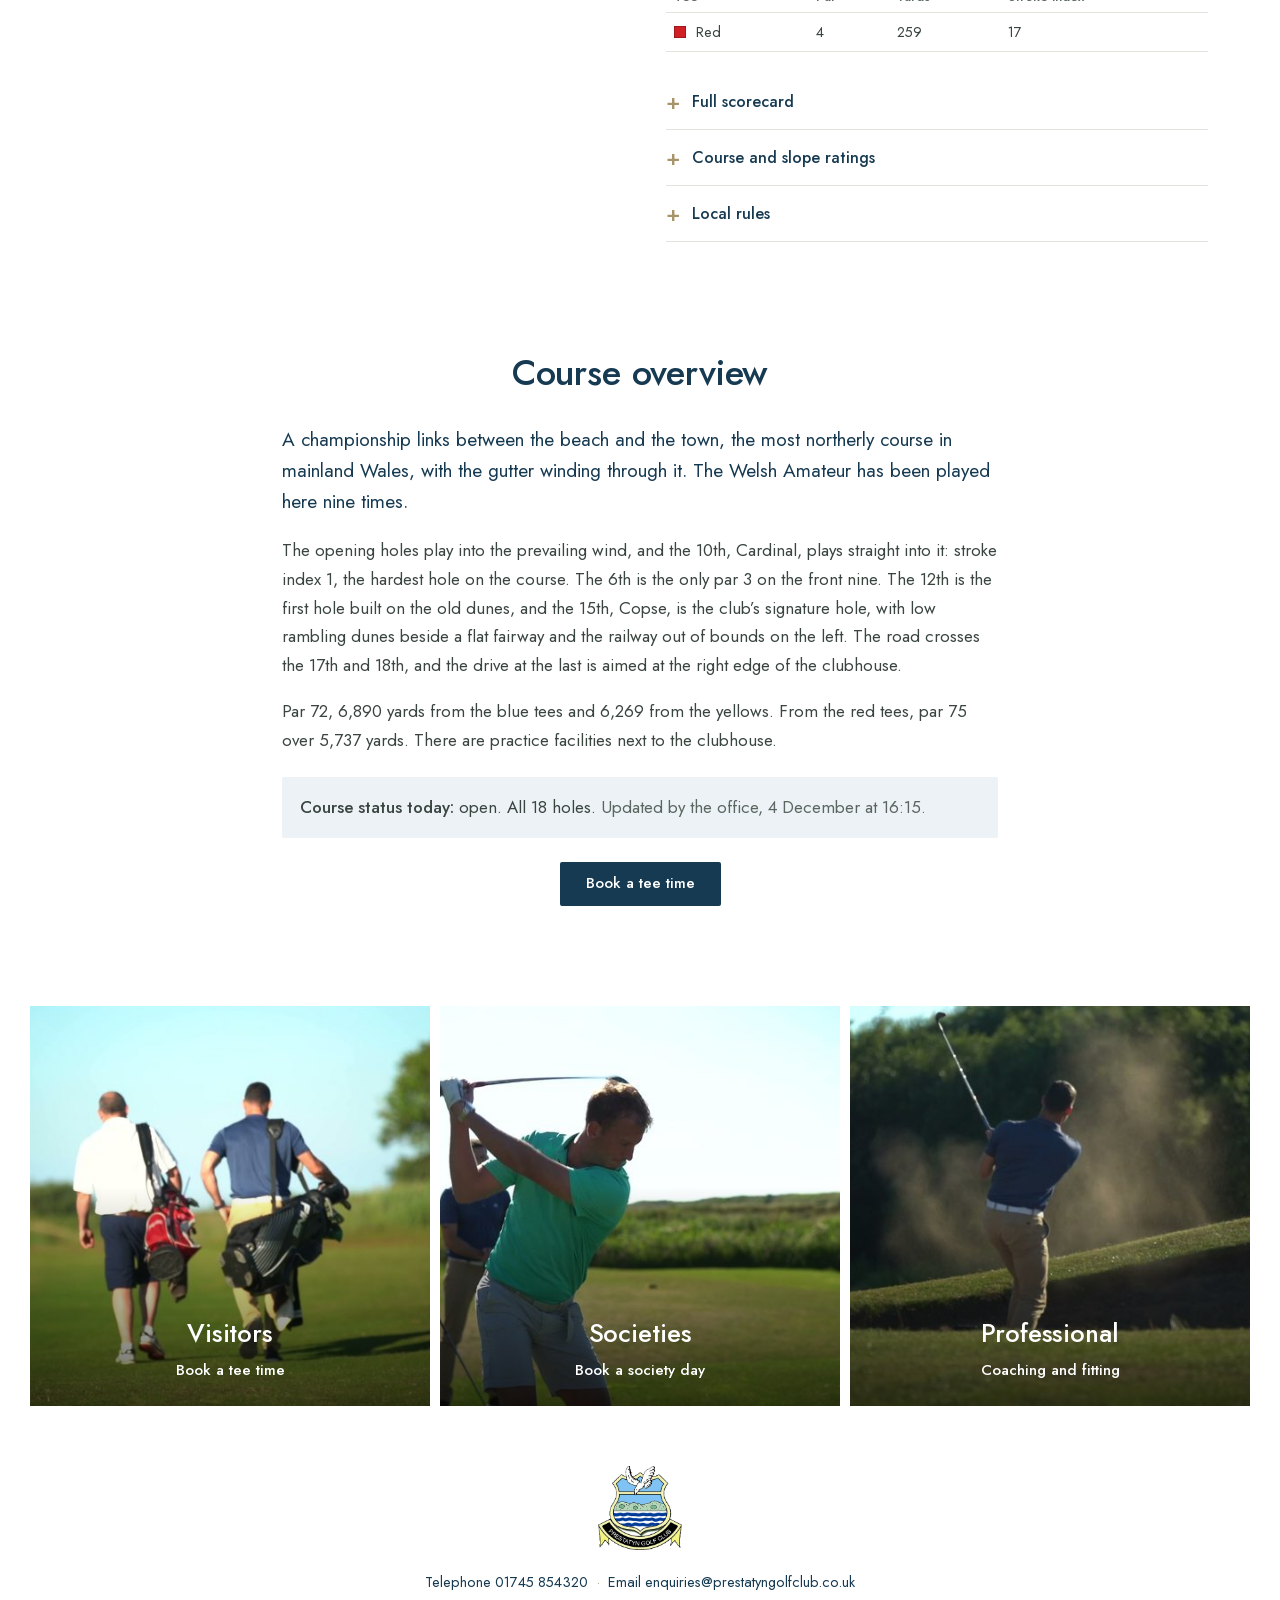
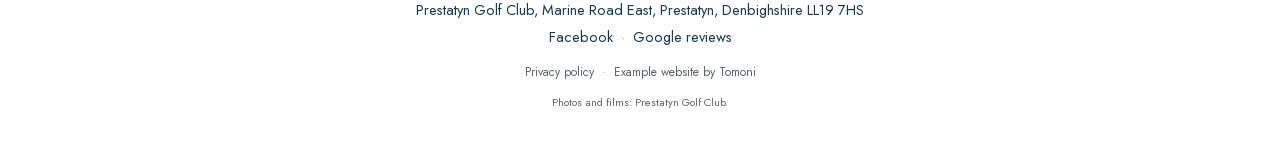
<file: course.html>
<!doctype html>
<html lang="en-GB" data-style="heritage" data-palette="coast">
<head>
<meta charset="utf-8"><meta name="viewport" content="width=device-width,initial-scale=1,viewport-fit=cover">
<title>Tour of the Course | Prestatyn Golf Club</title>
<meta name="description" content="Hole-by-hole tour of Prestatyn’s links: the club’s drone flyover of every hole, yardages from all four tees, the scorecard and course ratings.">
<meta name="robots" content="noindex">
<meta property="og:title" content="Tour of the Course | Prestatyn Golf Club"><meta property="og:description" content="Example website made by Tomoni for Prestatyn Golf Club. Hole-by-hole tour of Prestatyn’s links: the club’s drone flyover of every hole, yardages from all four tees, the scorecard and course ratings."><meta property="og:image" content="https://tomwilliams92-hue.github.io/pgc-website-preview/img/club/aerial-coast-1400.jpg"><meta property="og:url" content="https://tomwilliams92-hue.github.io/pgc-website-preview/course.html">
<link rel="icon" href="img/club/crest-64.png">
<link rel="preconnect" href="https://api.open-meteo.com" crossorigin>
<link rel="stylesheet" href="css/site.css?v=d088e669"><link rel="stylesheet" href="css/wl.css?v=948555be"><link rel="stylesheet" href="css/pgc.css?v=764ac061">
<script type="application/ld+json">{"@context": "https://schema.org", "@type": "GolfCourse", "name": "Prestatyn Golf Club", "foundingDate": "1905", "address": {"@type": "PostalAddress", "streetAddress": "Marine Road East", "addressLocality": "Prestatyn", "addressRegion": "Denbighshire", "postalCode": "LL19 7HS", "addressCountry": "GB"}, "telephone": "+441745854320", "email": "enquiries@prestatyngolfclub.co.uk", "geo": {"@type": "GeoCoordinates", "latitude": 53.3438, "longitude": -3.3851}}</script>
</head>
<body class="">
<header class="wlhead"><a class="crest" href="index.html"><img src="img/club/crest.png" alt="Prestatyn Golf Club"></a>
<nav class="tl"><a class="lab status" data-cs="pill" href="course.html#status" title="All 18 holes"><i class="sdot"></i><span data-cy="Cwrs ar agor">Course open</span></a><a class="lab" href="https://visitors.brsgolf.com/prestatyn#/course/1" target="_blank" rel="noopener" data-cy="Archebu amser ti">Book a tee time</a><a class="lab" href="societies.html#enquire" data-cy="Archebu diwrnod cymdeithas">Book a society day</a><a class="lab" href="https://www.brsgolf.com/prestatyn/member/login" target="_blank" rel="noopener" data-cy="Aelodau">Members</a><button class="menuinline lab" data-wlmenu aria-label="Menu"><span data-cy="Dewislen">Menu</span><svg viewBox="0 0 24 14" fill="none" stroke="currentColor" stroke-width="1.6"><path d="M0 1h24M0 7h24M0 13h24"/></svg></button></nav></header>
<button class="menubtn lab" data-wlmenu aria-label="Menu"><span>Menu</span><svg viewBox="0 0 24 14" fill="none" stroke="currentColor" stroke-width="1.6"><path d="M0 1h24M0 7h24M0 13h24"/></svg></button>
<div class="wlmenu"><div class="pic" style="background-image:url(img/club/aerial-sea-1400.jpg)"><img src="img/club/crest.png" alt="" loading="lazy"></div>
<div class="list"><button class="close lab" data-wlmenu>Close <span style="font-size:22px;line-height:1">×</span></button><nav><a href="index.html" data-cy="Hafan">Home</a><a href="course.html" aria-current=page data-cy="Y Cwrs">The Course</a><a href="visitors.html" data-cy="Ymwelwyr">Visitors</a><a href="societies.html" data-cy="Cymdeithasau">Societies</a><a href="functions.html" data-cy="Achlysuron">Functions</a><a href="clubhouse.html" data-cy="Y Clwbdy">The Clubhouse</a><a href="membership.html" data-cy="Aelodaeth">Membership</a><a href="pro.html" data-cy="Y Pro">Professional</a><a href="club.html" data-cy="Y Clwb">Championships and History</a><a href="contact.html" data-cy="Cysylltu">Contact</a></nav>
<div class="menucta"><a class="btn green sm" href="https://visitors.brsgolf.com/prestatyn#/course/1" target="_blank" rel="noopener" data-cy="Archebu amser ti">Book a tee time</a><a class="btn green sm" href="societies.html#enquire" data-cy="Archebu diwrnod cymdeithas">Book a society day</a></div>
<div class="smalls lab"><a href="https://www.brsgolf.com/prestatyn/member/login" target="_blank" rel="noopener">Members area</a>
<span data-cs="line">Course status: open, all 18 holes<i class="sdot"></i></span><span data-wx-live hidden>Now <span data-wx="temp"></span>, wind <span data-wx="wind"></span></span>
<a href="tel:+441745854320">Telephone 01745 854320</a><span class="langs"><button data-lang="en">English</button>/ <button data-lang="cy">Cymraeg</button></span></div></div></div>
<main>
<section class="wlhero"><img src="img/club/aerial-sea-1400.jpg" srcset="img/club/aerial-sea-800.jpg 800w, img/club/aerial-sea-1400.jpg 1400w, img/club/aerial-sea.jpg 1920w" sizes="100vw" alt="The gutter running through the course to the sea, seen from the air" fetchpriority="high"><h1 data-cy="Y Cwrs">Tour of the Course</h1><aside class="cond" aria-label="Conditions at the club">
<div class="c-status" data-cs="pill"><i class="sdot"></i><span data-cy="Cwrs ar agor">Course open</span></div>
<p class="c-detail" data-cs="detail">All 18 holes.</p>
<div class="c-wx" data-wx-live hidden><span class="c-temp"><i class="wxi"></i><b data-wx="temp"></b><span data-wx="desc"></span></span>
<span class="c-wind"><span class="warrow"><svg viewBox="0 0 24 24" width="14" height="14" fill="none" stroke="currentColor" stroke-width="2.2" stroke-linecap="round" stroke-linejoin="round"><path d="M12 20V4M5.5 10.5L12 4l6.5 6.5"/></svg></span><span>Wind <span data-wx="wind"></span> <small data-wx="gust"></small></span></span><span class="c-sun" data-wx="sunset"></span></div>
<div class="c-live" data-wx-live hidden>Live weather, updated <span data-wx="at"></span></div></aside><span class="down"><svg width="26" height="14" viewBox="0 0 26 14" fill="none" stroke="currentColor" stroke-width="1.6"><path d="M1 1l12 12L25 1"/></svg></span></section>
<section class="holeview"><div class="holehero"><div class="fr"><img src="img/holes/hole-1.jpg" alt="Hole 1 from the club's flyover"></div><div class="fr"><img src="img/holes/hole-2.jpg" alt="Hole 2 from the club's flyover"></div><div class="fr"><img data-src="img/holes/hole-3.jpg" alt="Hole 3 from the club's flyover"></div><div class="fr"><img data-src="img/holes/hole-4.jpg" alt="Hole 4 from the club's flyover"></div><div class="fr"><img data-src="img/holes/hole-5.jpg" alt="Hole 5 from the club's flyover"></div><div class="fr"><img data-src="img/holes/hole-6.jpg" alt="Hole 6 from the club's flyover"></div><div class="fr"><img data-src="img/holes/hole-7.jpg" alt="Hole 7 from the club's flyover"></div><div class="fr"><img data-src="img/holes/hole-8.jpg" alt="Hole 8 from the club's flyover"></div><div class="fr"><img data-src="img/holes/hole-9.jpg" alt="Hole 9 from the club's flyover"></div><div class="fr"><img data-src="img/holes/hole-10.jpg" alt="Hole 10 from the club's flyover"></div><div class="fr"><img data-src="img/holes/hole-11.jpg" alt="Hole 11 from the club's flyover"></div><div class="fr"><img data-src="img/holes/hole-12.jpg" alt="Hole 12 from the club's flyover"></div><div class="fr"><img data-src="img/holes/hole-13.jpg" alt="Hole 13 from the club's flyover"></div><div class="fr"><img data-src="img/holes/hole-14.jpg" alt="Hole 14 from the club's flyover"></div><div class="fr"><img data-src="img/holes/hole-15.jpg" alt="Hole 15 from the club's flyover"></div><div class="fr"><img data-src="img/holes/hole-16.jpg" alt="Hole 16 from the club's flyover"></div><div class="fr"><img data-src="img/holes/hole-17.jpg" alt="Hole 17 from the club's flyover"></div><div class="fr"><img data-src="img/holes/hole-18.jpg" alt="Hole 18 from the club's flyover"></div><button class="nav l" aria-label="Previous hole">‹</button><button class="nav r" aria-label="Next hole">›</button></div>
<div class="holecap"><div><h2></h2><span class="name"></span><span class="meta"></span></div><button class="play"><i><svg width="18" height="18" viewBox="0 0 24 24" fill="currentColor"><path d="M8 5v14l11-7z"/></svg></i>Play hole flyover</button></div><div class="nums"><button>1</button><button>2</button><button>3</button><button>4</button><button>5</button><button>6</button><button>7</button><button>8</button><button>9</button><button>10</button><button>11</button><button>12</button><button>13</button><button>14</button><button>15</button><button>16</button><button>17</button><button>18</button></div></section>
<div class="holeinfo"><div><p class="desc"></p><p class="small muted">Notes in the club’s own words. Picture: a still from the club’s flyover of this hole.</p></div><div>
<h3 style="font-size:18px">Men's scorecard</h3><table class="sctable"><thead><tr><th>Tee</th><th>Par</th><th>Yards</th><th>Stroke index</th></tr></thead><tbody data-hb="men"></tbody></table>
<h3 style="font-size:18px">Ladies' scorecard</h3><table class="sctable"><thead><tr><th>Tee</th><th>Par</th><th>Yards</th><th>Stroke index</th></tr></thead><tbody data-hb="ladies"></tbody></table>
<details class="faq"><summary>Full scorecard</summary><div><div class="chips" style="margin:4px 0 10px"><button class="chip" data-sctee="blue">Blue</button><button class="chip" data-sctee="white">White</button><button class="chip" data-sctee="yellow">Yellow</button><button class="chip" data-sctee="red">Red</button></div><p id="sc-rating" class="small"></p><div class="tblwrap"><table class="tbl scorecard" id="scorecard"><thead><tr><th>Hole</th><th class="num">Yards</th><th class="num">Par</th><th class="num">SI</th></tr></thead><tbody></tbody></table></div></div></details>
<details class="faq"><summary>Course and slope ratings</summary><div><div class="tblwrap"><table class="tbl"><thead><tr><th>Tees</th><th class="num">Yards</th><th class="num">Par</th><th class="num">Rating</th><th class="num">Slope</th></tr></thead><tbody><tr><td>Blue</td><td class="num">6,890</td><td class="num">72</td><td class="num">72.1</td><td class="num">117</td></tr><tr><td>White</td><td class="num">6,627</td><td class="num">72</td><td class="num">70.9</td><td class="num">114</td></tr><tr><td>Yellow</td><td class="num">6,269</td><td class="num">72</td><td class="num">69.2</td><td class="num">112</td></tr><tr><td>Red</td><td class="num">5,737</td><td class="num">75</td><td class="num">72.4</td><td class="num">114</td></tr></tbody></table></div><p class="small">Ratings from 1 November 2024.</p></div></details>
<details class="faq"><summary>Local rules</summary><div><ul class="bul"><li>Out of bounds: the clubhouse and car park; over any fence or hedge; the practice ground and short-game area (white posts with black tops).</li><li>The gutter: out of bounds in or over it on the 8th, 9th, 10th, 12th, 13th and 18th, and where it crosses the 1st and 11th.</li><li>On the 18th, on or over the road on the left between the white posts and the east end of the car park, and the ditch marked by white posts. Out of bounds also at the back of the 6th, and on the 3rd and 16th over the white posts on the left.</li><li>The road crossing the 17th and 18th fairways: a ball on or within a club-length of it may be dropped a club-length away, without penalty, keeping the road between ball and hole.</li><li>Penalty areas are marked by red or yellow stakes. Telegraph poles and their wires are part of the course.</li></ul></div></details></div></div>
<section class="col intro" id="overview"><h2>Course overview</h2><p class="lead">A championship links between the beach and the town, the most northerly course in mainland Wales, with the gutter winding through it. The Welsh Amateur has been played here nine times.</p>
<p>The opening holes play into the prevailing wind, and the 10th, Cardinal, plays straight into it: stroke index 1, the hardest hole on the course. The 6th is the only par 3 on the front nine. The 12th is the first hole built on the old dunes, and the 15th, Copse, is the club’s signature hole, with low rambling dunes beside a flat fairway and the railway out of bounds on the left. The road crosses the 17th and 18th, and the drive at the last is aimed at the right edge of the clubhouse.</p>
<p>Par 72, 6,890 yards from the blue tees and 6,269 from the yellows. From the red tees, par 75 over 5,737 yards. There are practice facilities next to the clubhouse.</p>
<p id="status" class="sumline" style="margin-top:22px"><b>Course status today:</b> <span data-cs="sum">open, all 18 holes.</span> <span class="muted" data-cs="upd">Updated by the office.</span></p>
<div style="text-align:center;margin-top:24px"><a class="btn green" href="https://visitors.brsgolf.com/prestatyn#/course/1" target="_blank" rel="noopener">Book a tee time</a></div></section>
<section class="cross"><div class="tiles3"><a class="wtile" href="visitors.html"><img src="img/club/golfers-walking-800.jpg" alt="" loading="lazy"><div class="t"><h3>Visitors</h3><span class="lab">Book a tee time</span></div></a><a class="wtile" href="societies.html"><img src="img/club/swing-800.jpg" alt="" loading="lazy"><div class="t"><h3>Societies</h3><span class="lab">Book a society day</span></div></a><a class="wtile" href="pro.html"><img src="img/club/bunker-800.jpg" alt="" loading="lazy"><div class="t"><h3>Professional</h3><span class="lab">Coaching and fitting</span></div></a></div></section>
</main>
<footer class="wlfoot"><img src="img/club/crest.png" alt="Prestatyn Golf Club crest">
<div><span class="nw">Telephone <a href="tel:+441745854320">01745 854320</a></span><span class="dotsep">·</span><span class="nw">Email <a href="mailto:enquiries@prestatyngolfclub.co.uk">enquiries@prestatyngolfclub.co.uk</a></span></div>
<div>Prestatyn Golf Club, Marine Road East, Prestatyn, Denbighshire LL19 7HS</div>
<div><a href="https://www.facebook.com/prestatyngc/" target="_blank" rel="noopener">Facebook</a><span class="dotsep">·</span><a href="https://www.google.com/search?q=PRESTATYN+GOLF+CLUB#lrd=0x4864d58a6a287ec3:0xa1a475b20f0b6abe,3,,," target="_blank" rel="noopener">Google reviews</a></div>
<div class="fine">Privacy policy<span class="dotsep">·</span>Example website by Tomoni</div>
<div class="credit">Photos and films: Prestatyn Golf Club.</div></footer>
<div class="ask"><div class="win"><div class="hd"><img src="img/club/crest.png" alt=""><span><b>Ask the club</b><small>Answers from the club's own information</small></span><button aria-label="Close">×</button></div>
<div class="log"></div><div class="qs"><button>Green fees today?</button><button>Society prices</button><button>Is the course open?</button><button>Buggy hire</button><button>Lessons</button><button>Book a function</button></div>
<form><input placeholder="Type a question…" aria-label="Your question"><button>Ask</button></form><div class="note"> Answers only from the club's own information. Anything else goes to the office.</div></div>
<button class="bubble" aria-label="Ask the club"><i><svg width="20" height="20" viewBox="0 0 24 24" fill="none" stroke="currentColor" stroke-width="2.2"><path d="M21 12a8 8 0 0 1-11.6 7.1L4 20l1-4.6A8 8 0 1 1 21 12z"/></svg></i><span>Ask the club</span></button></div>
<div class="designpill"><button class="dp-open">Example site</button><div class="dp-panel"><b>Example website for Prestatyn Golf Club</b><br>Made by Tomoni. Not live; forms send nothing. Prices are examples.
<div class="sw">Colours <button class="dot" title="Coast blue" style="background:#163a52" data-set-palette="coast"></button><button class="dot" title="Links green" style="background:#1f4a33" data-set-palette="links"></button><button class="dot" title="Charcoal" style="background:#2b3034" data-set-palette="charcoal"></button></div></div></div>
<div class="modal" id="modal"><div class="box"></div></div>
<script src="js/data.js?v=e8acae63"></script><script src="js/site.js?v=7b7035fc"></script><script src="js/wl.js?v=34fbd010"></script>
</body></html>
</file>
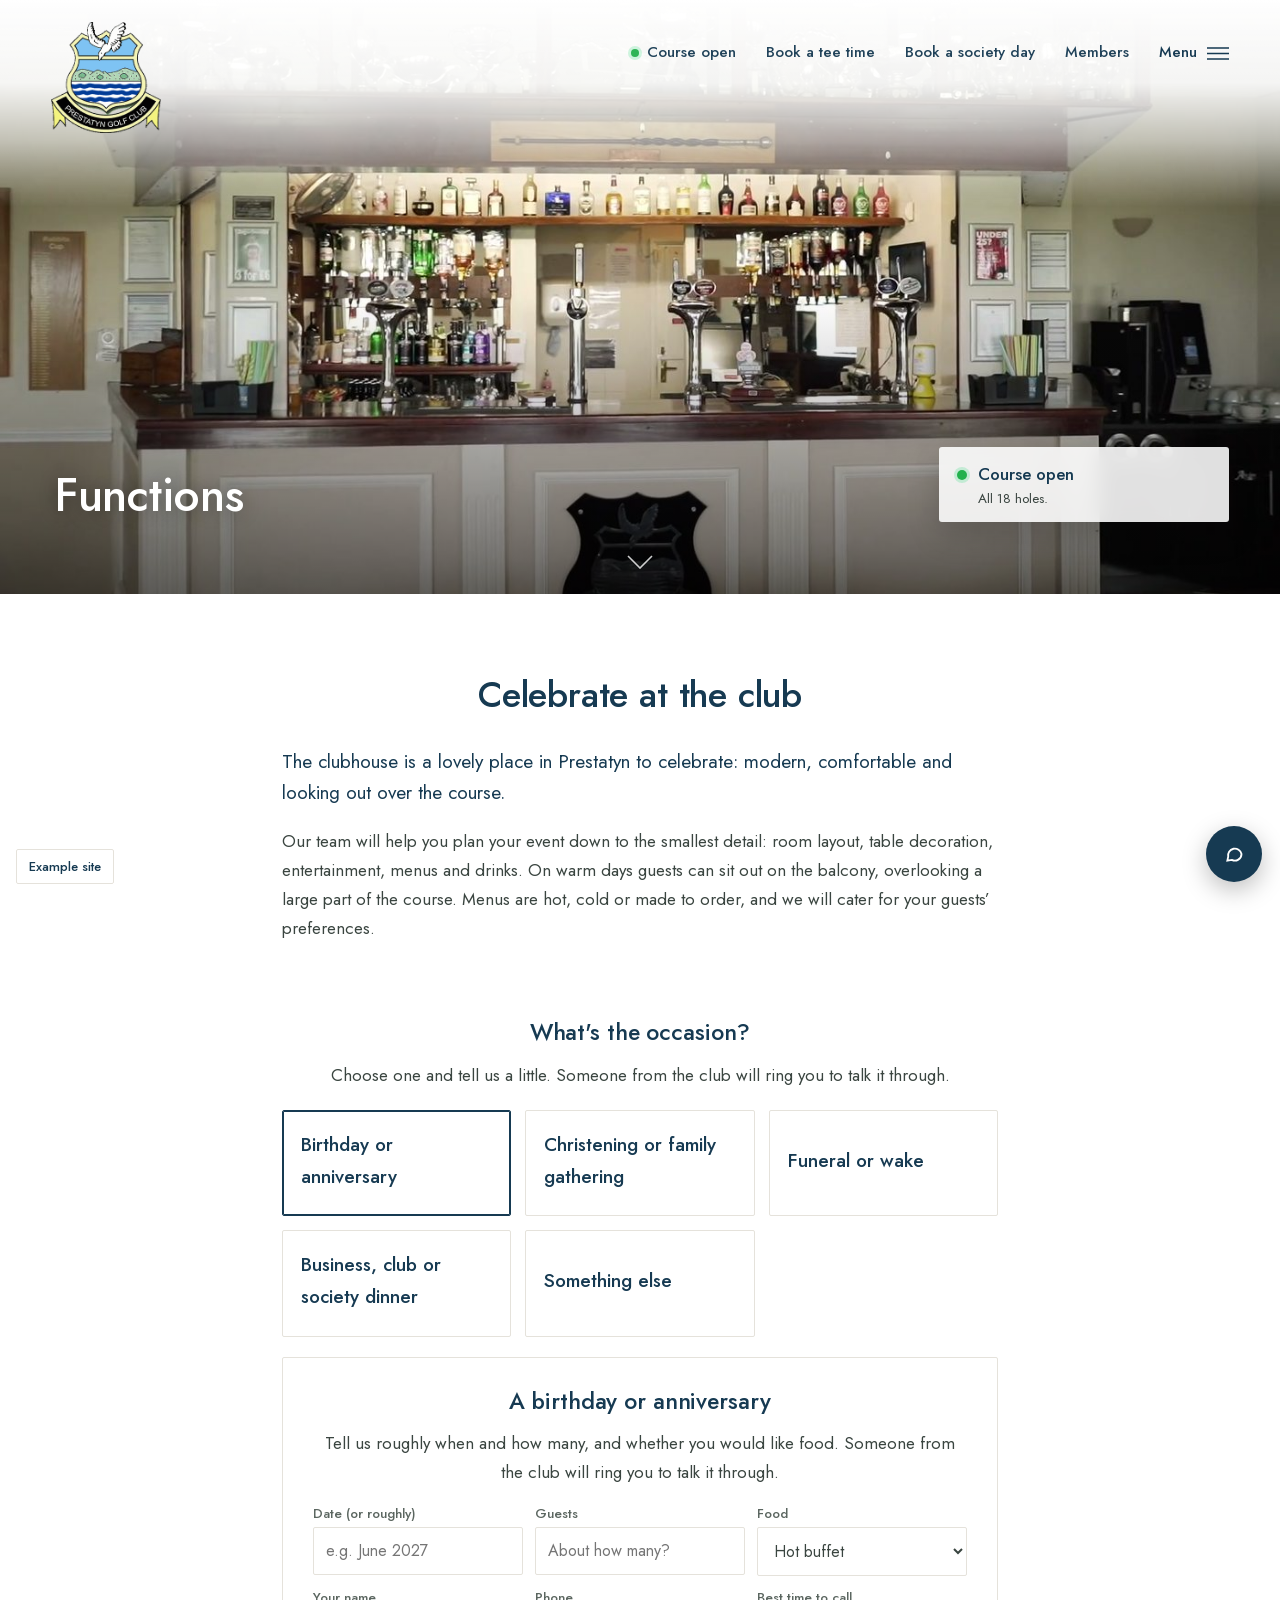
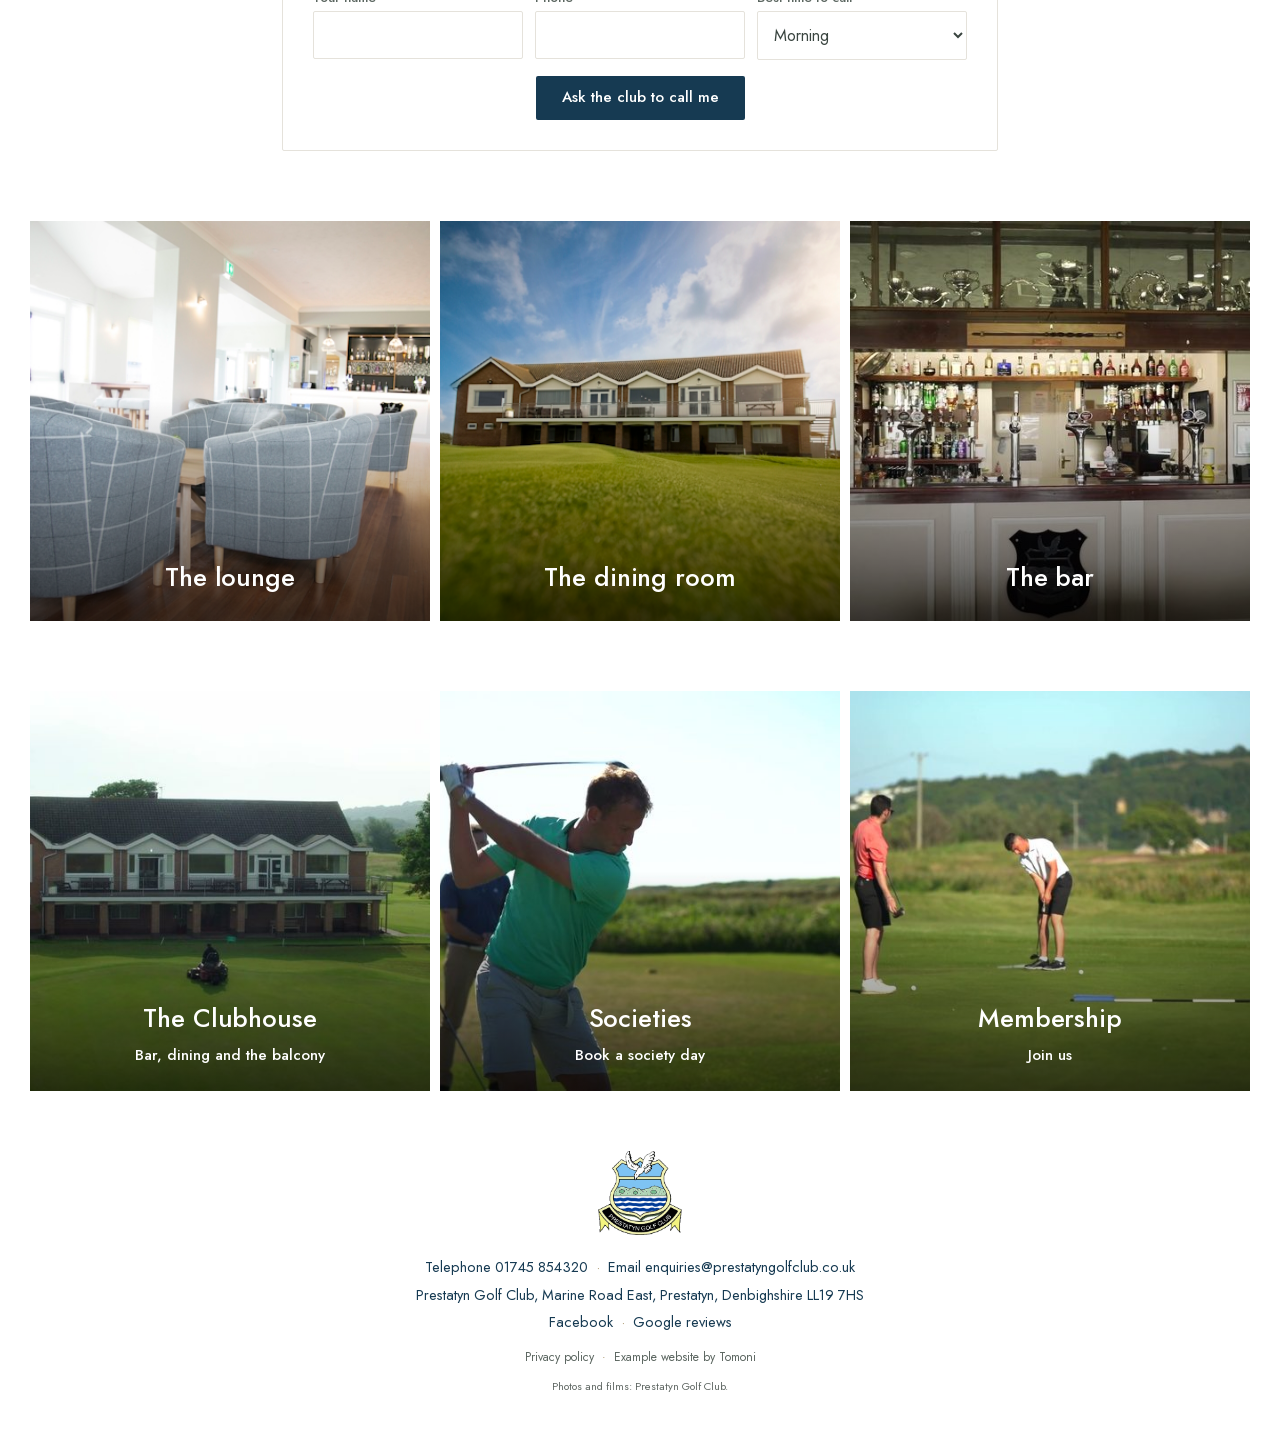
<file: functions.html>
<!doctype html>
<html lang="en-GB" data-style="heritage" data-palette="coast">
<head>
<meta charset="utf-8"><meta name="viewport" content="width=device-width,initial-scale=1,viewport-fit=cover">
<title>Functions | Prestatyn Golf Club</title>
<meta name="description" content="Parties, family gatherings, wakes and dinners at Prestatyn Golf Club, with views over the course. Tell us about your occasion and we will call you.">
<meta name="robots" content="noindex">
<meta property="og:title" content="Functions | Prestatyn Golf Club"><meta property="og:description" content="Example website made by Tomoni for Prestatyn Golf Club. Parties, family gatherings, wakes and dinners at Prestatyn Golf Club, with views over the course. Tell us about your occasion and we will call you."><meta property="og:image" content="https://tomwilliams92-hue.github.io/pgc-website-preview/img/club/aerial-coast-1400.jpg"><meta property="og:url" content="https://tomwilliams92-hue.github.io/pgc-website-preview/functions.html">
<link rel="icon" href="img/club/crest-64.png">
<link rel="preconnect" href="https://api.open-meteo.com" crossorigin>
<link rel="stylesheet" href="css/site.css?v=d088e669"><link rel="stylesheet" href="css/wl.css?v=948555be"><link rel="stylesheet" href="css/pgc.css?v=764ac061">
<script type="application/ld+json">{"@context": "https://schema.org", "@type": "GolfCourse", "name": "Prestatyn Golf Club", "foundingDate": "1905", "address": {"@type": "PostalAddress", "streetAddress": "Marine Road East", "addressLocality": "Prestatyn", "addressRegion": "Denbighshire", "postalCode": "LL19 7HS", "addressCountry": "GB"}, "telephone": "+441745854320", "email": "enquiries@prestatyngolfclub.co.uk", "geo": {"@type": "GeoCoordinates", "latitude": 53.3438, "longitude": -3.3851}}</script>
</head>
<body class="">
<header class="wlhead"><a class="crest" href="index.html"><img src="img/club/crest.png" alt="Prestatyn Golf Club"></a>
<nav class="tl"><a class="lab status" data-cs="pill" href="course.html#status" title="All 18 holes"><i class="sdot"></i><span data-cy="Cwrs ar agor">Course open</span></a><a class="lab" href="https://visitors.brsgolf.com/prestatyn#/course/1" target="_blank" rel="noopener" data-cy="Archebu amser ti">Book a tee time</a><a class="lab" href="societies.html#enquire" data-cy="Archebu diwrnod cymdeithas">Book a society day</a><a class="lab" href="https://www.brsgolf.com/prestatyn/member/login" target="_blank" rel="noopener" data-cy="Aelodau">Members</a><button class="menuinline lab" data-wlmenu aria-label="Menu"><span data-cy="Dewislen">Menu</span><svg viewBox="0 0 24 14" fill="none" stroke="currentColor" stroke-width="1.6"><path d="M0 1h24M0 7h24M0 13h24"/></svg></button></nav></header>
<button class="menubtn lab" data-wlmenu aria-label="Menu"><span>Menu</span><svg viewBox="0 0 24 14" fill="none" stroke="currentColor" stroke-width="1.6"><path d="M0 1h24M0 7h24M0 13h24"/></svg></button>
<div class="wlmenu"><div class="pic" style="background-image:url(img/club/aerial-sea-1400.jpg)"><img src="img/club/crest.png" alt="" loading="lazy"></div>
<div class="list"><button class="close lab" data-wlmenu>Close <span style="font-size:22px;line-height:1">×</span></button><nav><a href="index.html" data-cy="Hafan">Home</a><a href="course.html" data-cy="Y Cwrs">The Course</a><a href="visitors.html" data-cy="Ymwelwyr">Visitors</a><a href="societies.html" data-cy="Cymdeithasau">Societies</a><a href="functions.html" aria-current=page data-cy="Achlysuron">Functions</a><a href="clubhouse.html" data-cy="Y Clwbdy">The Clubhouse</a><a href="membership.html" data-cy="Aelodaeth">Membership</a><a href="pro.html" data-cy="Y Pro">Professional</a><a href="club.html" data-cy="Y Clwb">Championships and History</a><a href="contact.html" data-cy="Cysylltu">Contact</a></nav>
<div class="menucta"><a class="btn green sm" href="https://visitors.brsgolf.com/prestatyn#/course/1" target="_blank" rel="noopener" data-cy="Archebu amser ti">Book a tee time</a><a class="btn green sm" href="societies.html#enquire" data-cy="Archebu diwrnod cymdeithas">Book a society day</a></div>
<div class="smalls lab"><a href="https://www.brsgolf.com/prestatyn/member/login" target="_blank" rel="noopener">Members area</a>
<span data-cs="line">Course status: open, all 18 holes<i class="sdot"></i></span><span data-wx-live hidden>Now <span data-wx="temp"></span>, wind <span data-wx="wind"></span></span>
<a href="tel:+441745854320">Telephone 01745 854320</a><span class="langs"><button data-lang="en">English</button>/ <button data-lang="cy">Cymraeg</button></span></div></div></div>
<main>
<section class="wlhero"><img src="img/club/bar-1400.jpg" srcset="img/club/bar-800.jpg 800w, img/club/bar-1400.jpg 1400w, img/club/bar.jpg 1920w" sizes="100vw" alt="The bar in the clubhouse, with the trophy cabinet above" fetchpriority="high"><h1 data-cy="Achlysuron">Functions</h1><aside class="cond" aria-label="Conditions at the club">
<div class="c-status" data-cs="pill"><i class="sdot"></i><span data-cy="Cwrs ar agor">Course open</span></div>
<p class="c-detail" data-cs="detail">All 18 holes.</p>
<div class="c-wx" data-wx-live hidden><span class="c-temp"><i class="wxi"></i><b data-wx="temp"></b><span data-wx="desc"></span></span>
<span class="c-wind"><span class="warrow"><svg viewBox="0 0 24 24" width="14" height="14" fill="none" stroke="currentColor" stroke-width="2.2" stroke-linecap="round" stroke-linejoin="round"><path d="M12 20V4M5.5 10.5L12 4l6.5 6.5"/></svg></span><span>Wind <span data-wx="wind"></span> <small data-wx="gust"></small></span></span><span class="c-sun" data-wx="sunset"></span></div>
<div class="c-live" data-wx-live hidden>Live weather, updated <span data-wx="at"></span></div></aside><span class="down"><svg width="26" height="14" viewBox="0 0 26 14" fill="none" stroke="currentColor" stroke-width="1.6"><path d="M1 1l12 12L25 1"/></svg></span></section>
<section class="col intro"><h2>Celebrate at the club</h2><p class="lead">The clubhouse is a lovely place in Prestatyn to celebrate: modern, comfortable and looking out over the course.</p><p>Our team will help you plan your event down to the smallest detail: room layout, table decoration, entertainment, menus and drinks. On warm days guests can sit out on the balcony, overlooking a large part of the course. Menus are hot, cold or made to order, and we will cater for your guests’ preferences.</p></section>
<section class="col block" id="enquire"><h3 style="text-align:center">What's the occasion?</h3><p style="text-align:center">Choose one and tell us a little. Someone from the club will ring you to talk it through.</p>
<div class="occ" style="margin:20px 0"><button data-occ="birthday"><b>Birthday or anniversary</b></button><button data-occ="christening"><b>Christening or family gathering</b></button><button data-occ="funeral"><b>Funeral or wake</b></button><button data-occ="business"><b>Business, club or society dinner</b></button><button data-occ="other"><b>Something else</b></button></div>
<div class="wlpanel"><h3 id="occ-title"></h3><p id="occ-note" style="text-align:center"></p>
<form id="occ-form" data-demo><div class="grid g3" style="gap:12px"><div><label class="f">Date (or roughly)</label><input aria-label="Date (or roughly)" name="when" placeholder="e.g. June 2027"></div><div><label class="f">Guests</label><input aria-label="Guests" name="guests" type="number" min="1" max="300" placeholder="About how many?"></div><div><label class="f">Food</label><select aria-label="Food"><option>Hot buffet</option><option>Cold buffet</option><option>A sit-down meal</option><option>Not sure yet</option><option>No food, the room only</option></select></div></div>
<div class="grid g3" style="gap:12px;margin-top:12px"><div><label class="f">Your name</label><input aria-label="Your name" required></div><div><label class="f">Phone</label><input aria-label="Phone" type="tel" required></div><div><label class="f">Best time to call</label><select aria-label="Best time to call"><option>Morning</option><option>Afternoon</option><option>Evening</option></select></div></div>
<div style="text-align:center;margin-top:16px"><button class="btn green">Ask the club to call me</button></div></form>
<div id="occ-call" hidden style="text-align:center"><a class="btn green" href="tel:+441745854320">Call 01745 854320 (option 3)</a>
<form data-demo style="margin-top:14px;display:flex;gap:10px;flex-wrap:wrap;justify-content:center"><input type="tel" placeholder="Or leave your number" style="flex:1;min-width:200px;max-width:320px" required><button class="btn ghost sm">Please call me</button></form></div>
<div class="done"><h3>Thank you</h3><p class="small muted">This is an example website, so nothing was sent.</p><p>Someone from the club will ring you, usually the same day.</p></div></div></section>
<section class="cross" style="padding-top:40px"><div class="tiles3"><div class="wtile" style="aspect-ratio:1/1"><img src="img/club/site-functions.jpg" alt="" loading="lazy"><div class="t"><h3>The lounge</h3></div></div><div class="wtile" style="aspect-ratio:1/1"><img src="img/club/site-ch-main.jpg" alt="" loading="lazy"><div class="t"><h3>The dining room</h3></div></div><div class="wtile" style="aspect-ratio:1/1"><img src="img/club/bar-800.jpg" alt="" loading="lazy"><div class="t"><h3>The bar</h3></div></div></div></section>
<section class="cross"><div class="tiles3"><a class="wtile" href="clubhouse.html"><img src="img/club/clubhouse-800.jpg" alt="" loading="lazy"><div class="t"><h3>The Clubhouse</h3><span class="lab">Bar, dining and the balcony</span></div></a><a class="wtile" href="societies.html"><img src="img/club/swing-800.jpg" alt="" loading="lazy"><div class="t"><h3>Societies</h3><span class="lab">Book a society day</span></div></a><a class="wtile" href="membership.html"><img src="img/club/putting-800.jpg" alt="" loading="lazy"><div class="t"><h3>Membership</h3><span class="lab">Join us</span></div></a></div></section>
</main>
<footer class="wlfoot"><img src="img/club/crest.png" alt="Prestatyn Golf Club crest">
<div><span class="nw">Telephone <a href="tel:+441745854320">01745 854320</a></span><span class="dotsep">·</span><span class="nw">Email <a href="mailto:enquiries@prestatyngolfclub.co.uk">enquiries@prestatyngolfclub.co.uk</a></span></div>
<div>Prestatyn Golf Club, Marine Road East, Prestatyn, Denbighshire LL19 7HS</div>
<div><a href="https://www.facebook.com/prestatyngc/" target="_blank" rel="noopener">Facebook</a><span class="dotsep">·</span><a href="https://www.google.com/search?q=PRESTATYN+GOLF+CLUB#lrd=0x4864d58a6a287ec3:0xa1a475b20f0b6abe,3,,," target="_blank" rel="noopener">Google reviews</a></div>
<div class="fine">Privacy policy<span class="dotsep">·</span>Example website by Tomoni</div>
<div class="credit">Photos and films: Prestatyn Golf Club.</div></footer>
<div class="ask"><div class="win"><div class="hd"><img src="img/club/crest.png" alt=""><span><b>Ask the club</b><small>Answers from the club's own information</small></span><button aria-label="Close">×</button></div>
<div class="log"></div><div class="qs"><button>Green fees today?</button><button>Society prices</button><button>Is the course open?</button><button>Buggy hire</button><button>Lessons</button><button>Book a function</button></div>
<form><input placeholder="Type a question…" aria-label="Your question"><button>Ask</button></form><div class="note"> Answers only from the club's own information. Anything else goes to the office.</div></div>
<button class="bubble" aria-label="Ask the club"><i><svg width="20" height="20" viewBox="0 0 24 24" fill="none" stroke="currentColor" stroke-width="2.2"><path d="M21 12a8 8 0 0 1-11.6 7.1L4 20l1-4.6A8 8 0 1 1 21 12z"/></svg></i><span>Ask the club</span></button></div>
<div class="designpill"><button class="dp-open">Example site</button><div class="dp-panel"><b>Example website for Prestatyn Golf Club</b><br>Made by Tomoni. Not live; forms send nothing. Prices are examples.
<div class="sw">Colours <button class="dot" title="Coast blue" style="background:#163a52" data-set-palette="coast"></button><button class="dot" title="Links green" style="background:#1f4a33" data-set-palette="links"></button><button class="dot" title="Charcoal" style="background:#2b3034" data-set-palette="charcoal"></button></div></div></div>
<div class="modal" id="modal"><div class="box"></div></div>
<script src="js/data.js?v=e8acae63"></script><script src="js/site.js?v=7b7035fc"></script><script src="js/wl.js?v=34fbd010"></script>
</body></html>
</file>
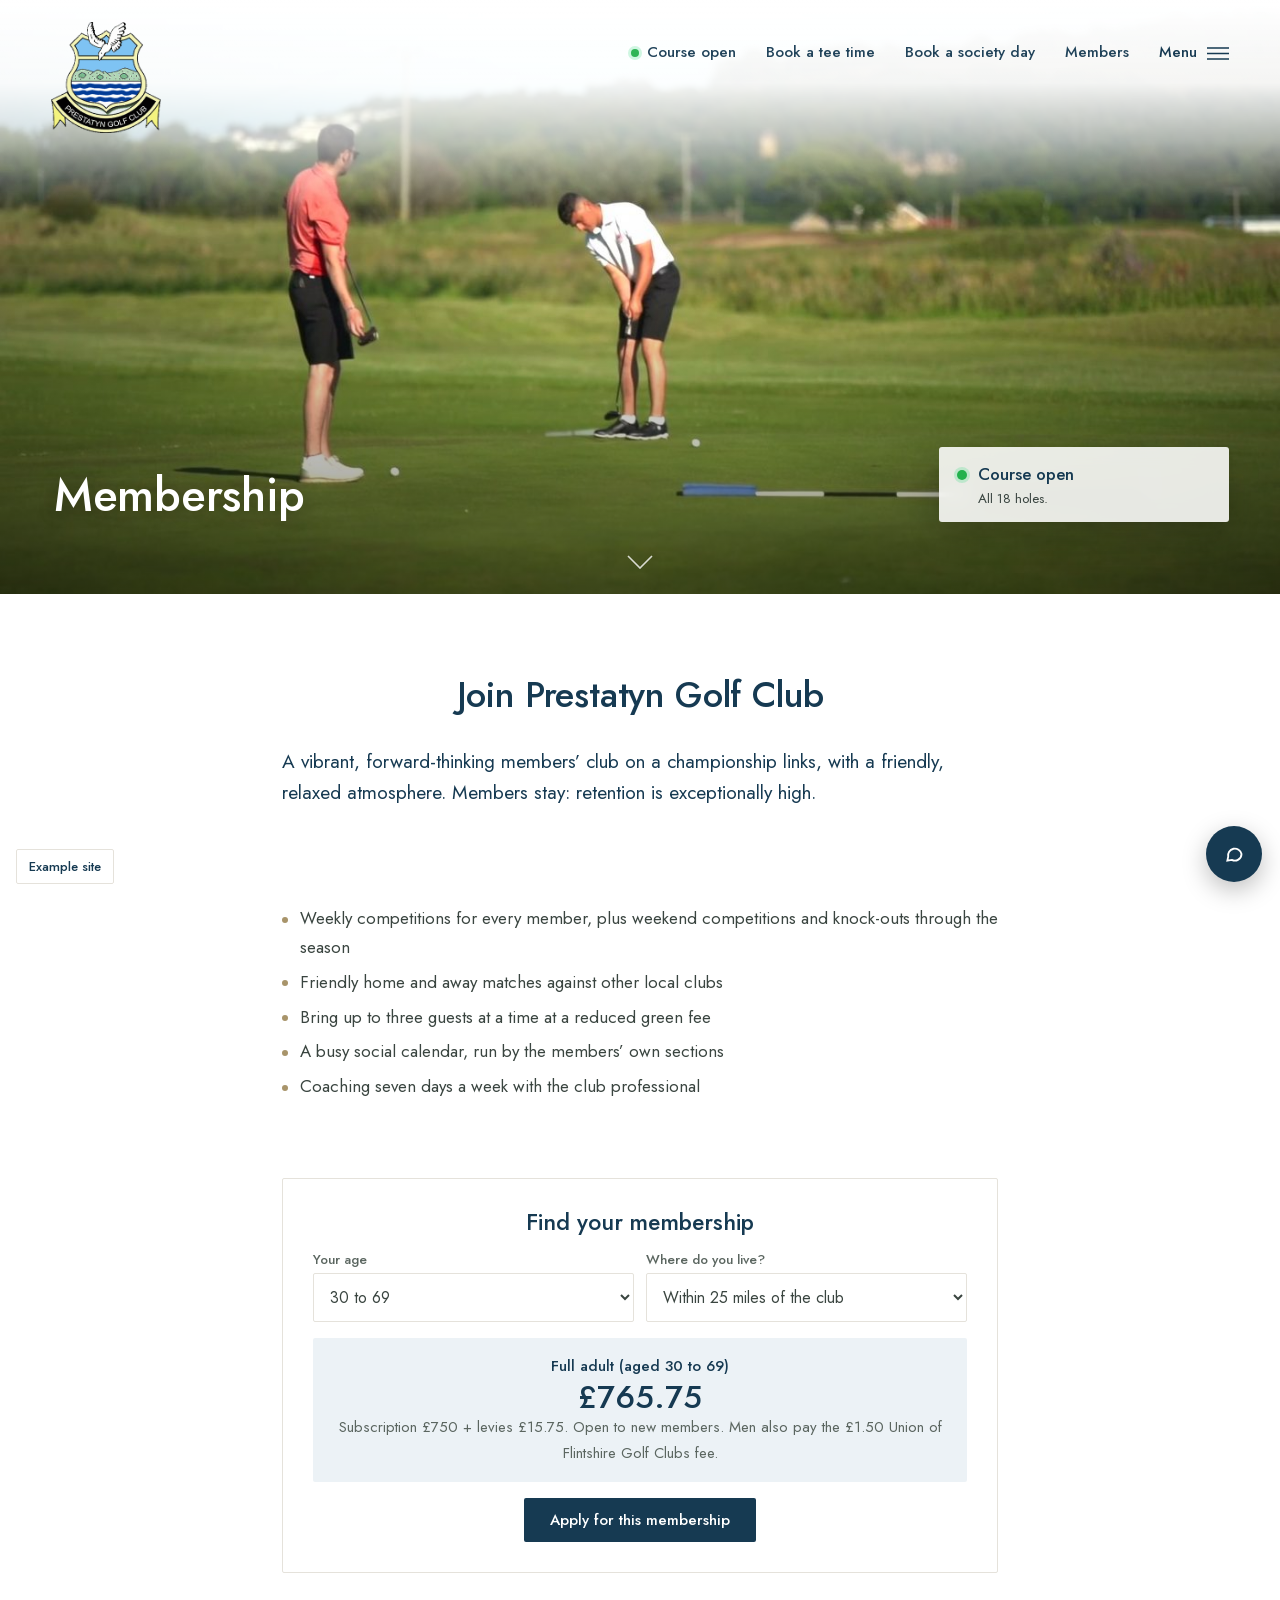
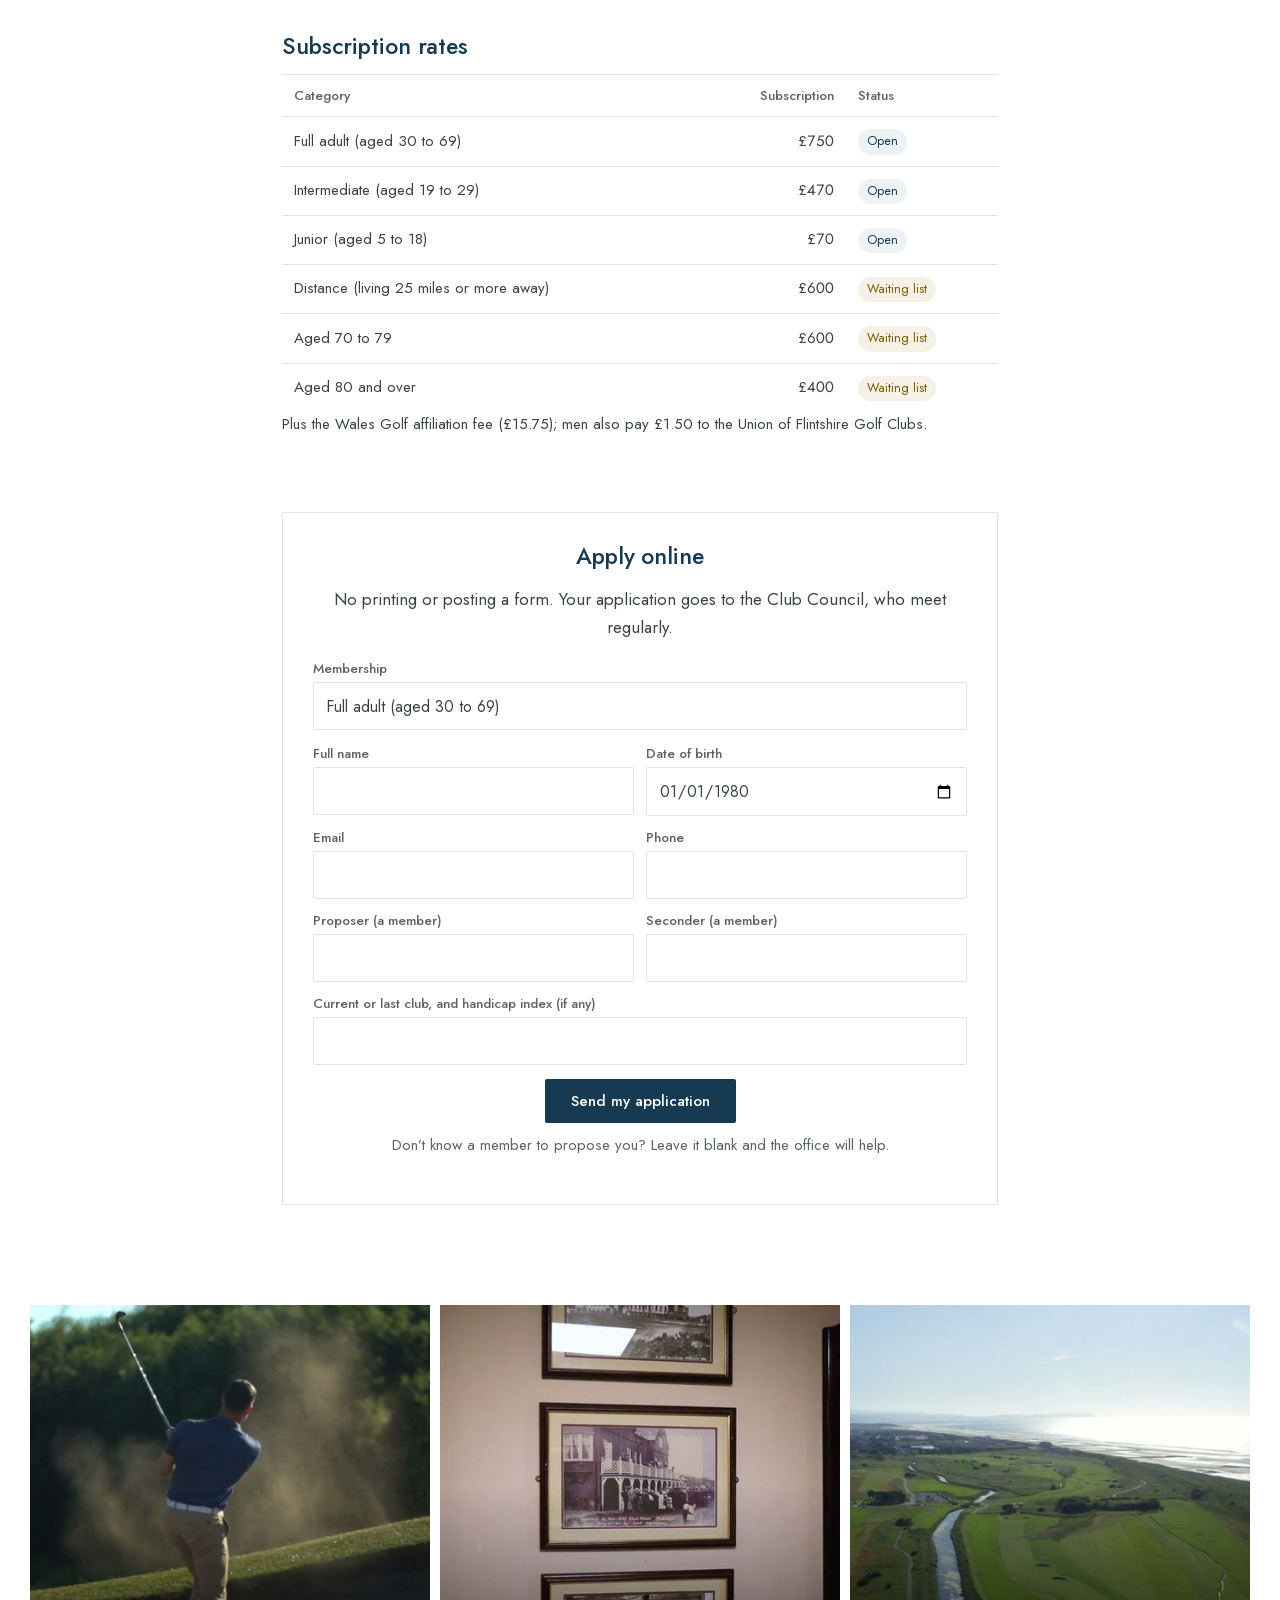
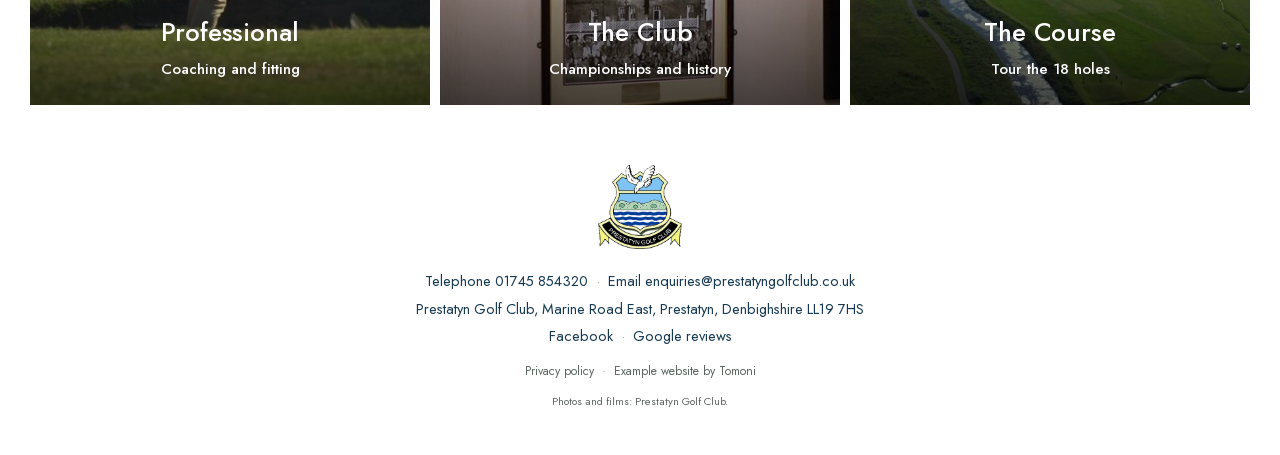
<file: membership.html>
<!doctype html>
<html lang="en-GB" data-style="heritage" data-palette="coast">
<head>
<meta charset="utf-8"><meta name="viewport" content="width=device-width,initial-scale=1,viewport-fit=cover">
<title>Membership | Prestatyn Golf Club</title>
<meta name="description" content="Join Prestatyn Golf Club: find the right membership in two questions, see the subscription rates and apply online.">
<meta name="robots" content="noindex">
<meta property="og:title" content="Membership | Prestatyn Golf Club"><meta property="og:description" content="Example website made by Tomoni for Prestatyn Golf Club. Join Prestatyn Golf Club: find the right membership in two questions, see the subscription rates and apply online."><meta property="og:image" content="https://tomwilliams92-hue.github.io/pgc-website-preview/img/club/aerial-coast-1400.jpg"><meta property="og:url" content="https://tomwilliams92-hue.github.io/pgc-website-preview/membership.html">
<link rel="icon" href="img/club/crest-64.png">
<link rel="preconnect" href="https://api.open-meteo.com" crossorigin>
<link rel="stylesheet" href="css/site.css?v=d088e669"><link rel="stylesheet" href="css/wl.css?v=948555be"><link rel="stylesheet" href="css/pgc.css?v=764ac061">
<script type="application/ld+json">{"@context": "https://schema.org", "@type": "GolfCourse", "name": "Prestatyn Golf Club", "foundingDate": "1905", "address": {"@type": "PostalAddress", "streetAddress": "Marine Road East", "addressLocality": "Prestatyn", "addressRegion": "Denbighshire", "postalCode": "LL19 7HS", "addressCountry": "GB"}, "telephone": "+441745854320", "email": "enquiries@prestatyngolfclub.co.uk", "geo": {"@type": "GeoCoordinates", "latitude": 53.3438, "longitude": -3.3851}}</script>
</head>
<body class="">
<header class="wlhead"><a class="crest" href="index.html"><img src="img/club/crest.png" alt="Prestatyn Golf Club"></a>
<nav class="tl"><a class="lab status" data-cs="pill" href="course.html#status" title="All 18 holes"><i class="sdot"></i><span data-cy="Cwrs ar agor">Course open</span></a><a class="lab" href="https://visitors.brsgolf.com/prestatyn#/course/1" target="_blank" rel="noopener" data-cy="Archebu amser ti">Book a tee time</a><a class="lab" href="societies.html#enquire" data-cy="Archebu diwrnod cymdeithas">Book a society day</a><a class="lab" href="https://www.brsgolf.com/prestatyn/member/login" target="_blank" rel="noopener" data-cy="Aelodau">Members</a><button class="menuinline lab" data-wlmenu aria-label="Menu"><span data-cy="Dewislen">Menu</span><svg viewBox="0 0 24 14" fill="none" stroke="currentColor" stroke-width="1.6"><path d="M0 1h24M0 7h24M0 13h24"/></svg></button></nav></header>
<button class="menubtn lab" data-wlmenu aria-label="Menu"><span>Menu</span><svg viewBox="0 0 24 14" fill="none" stroke="currentColor" stroke-width="1.6"><path d="M0 1h24M0 7h24M0 13h24"/></svg></button>
<div class="wlmenu"><div class="pic" style="background-image:url(img/club/aerial-sea-1400.jpg)"><img src="img/club/crest.png" alt="" loading="lazy"></div>
<div class="list"><button class="close lab" data-wlmenu>Close <span style="font-size:22px;line-height:1">×</span></button><nav><a href="index.html" data-cy="Hafan">Home</a><a href="course.html" data-cy="Y Cwrs">The Course</a><a href="visitors.html" data-cy="Ymwelwyr">Visitors</a><a href="societies.html" data-cy="Cymdeithasau">Societies</a><a href="functions.html" data-cy="Achlysuron">Functions</a><a href="clubhouse.html" data-cy="Y Clwbdy">The Clubhouse</a><a href="membership.html" aria-current=page data-cy="Aelodaeth">Membership</a><a href="pro.html" data-cy="Y Pro">Professional</a><a href="club.html" data-cy="Y Clwb">Championships and History</a><a href="contact.html" data-cy="Cysylltu">Contact</a></nav>
<div class="menucta"><a class="btn green sm" href="https://visitors.brsgolf.com/prestatyn#/course/1" target="_blank" rel="noopener" data-cy="Archebu amser ti">Book a tee time</a><a class="btn green sm" href="societies.html#enquire" data-cy="Archebu diwrnod cymdeithas">Book a society day</a></div>
<div class="smalls lab"><a href="https://www.brsgolf.com/prestatyn/member/login" target="_blank" rel="noopener">Members area</a>
<span data-cs="line">Course status: open, all 18 holes<i class="sdot"></i></span><span data-wx-live hidden>Now <span data-wx="temp"></span>, wind <span data-wx="wind"></span></span>
<a href="tel:+441745854320">Telephone 01745 854320</a><span class="langs"><button data-lang="en">English</button>/ <button data-lang="cy">Cymraeg</button></span></div></div></div>
<main>
<section class="wlhero"><img src="img/club/putting-1400.jpg" srcset="img/club/putting-800.jpg 800w, img/club/putting-1400.jpg 1400w, img/club/putting.jpg 1920w" sizes="100vw" alt="Two golfers on a green" fetchpriority="high"><h1 data-cy="Aelodaeth">Membership</h1><aside class="cond" aria-label="Conditions at the club">
<div class="c-status" data-cs="pill"><i class="sdot"></i><span data-cy="Cwrs ar agor">Course open</span></div>
<p class="c-detail" data-cs="detail">All 18 holes.</p>
<div class="c-wx" data-wx-live hidden><span class="c-temp"><i class="wxi"></i><b data-wx="temp"></b><span data-wx="desc"></span></span>
<span class="c-wind"><span class="warrow"><svg viewBox="0 0 24 24" width="14" height="14" fill="none" stroke="currentColor" stroke-width="2.2" stroke-linecap="round" stroke-linejoin="round"><path d="M12 20V4M5.5 10.5L12 4l6.5 6.5"/></svg></span><span>Wind <span data-wx="wind"></span> <small data-wx="gust"></small></span></span><span class="c-sun" data-wx="sunset"></span></div>
<div class="c-live" data-wx-live hidden>Live weather, updated <span data-wx="at"></span></div></aside><span class="down"><svg width="26" height="14" viewBox="0 0 26 14" fill="none" stroke="currentColor" stroke-width="1.6"><path d="M1 1l12 12L25 1"/></svg></span></section>
<section class="col intro"><h2>Join Prestatyn Golf Club</h2><p class="lead">A vibrant, forward-thinking members’ club on a championship links, with a friendly, relaxed atmosphere. Members stay: retention is exceptionally high.</p></section>
<section class="col block"><ul class="bul"><li>Weekly competitions for every member, plus weekend competitions and knock-outs through the season</li><li>Friendly home and away matches against other local clubs</li><li>Bring up to three guests at a time at a reduced green fee</li><li>A busy social calendar, run by the members’ own sections</li><li>Coaching seven days a week with the club professional</li></ul></section>
<section class="col block"><form class="wlpanel" id="memfinder" onsubmit="return false"><h3>Find your membership</h3><div class="grid g2" style="gap:12px">
<div><label class="f">Your age</label><select aria-label="Your age" name="age"><option value="5-18">5 to 18</option><option value="19-29">19 to 29</option><option value="adult" selected>30 to 69</option><option value="70-79">70 to 79</option><option value="senior">80 or over</option></select></div>
<div><label class="f">Where do you live?</label><select aria-label="Where do you live?" name="how"><option value="full">Within 25 miles of the club</option><option value="distance">25 miles or more away</option></select></div></div>
<div class="out sumline" style="text-align:center"><div class="tt" id="mf-name" style="color:var(--ink);font-weight:500"></div><div class="pp" id="mf-price"></div><div class="tt" id="mf-note"></div></div>
<div style="text-align:center"><a class="btn green" href="#apply">Apply for this membership</a></div></form></section>
<section class="col block"><h3>Subscription rates</h3><div class="tblwrap"><table class="tbl"><thead><tr><th>Category</th><th class="num">Subscription</th><th>Status</th></tr></thead><tbody><tr><td>Full adult (aged 30 to 69)</td><td class="num">£750</td><td><span class="mstat o">Open</span></td></tr><tr><td>Intermediate (aged 19 to 29)</td><td class="num">£470</td><td><span class="mstat o">Open</span></td></tr><tr><td>Junior (aged 5 to 18)</td><td class="num">£70</td><td><span class="mstat o">Open</span></td></tr><tr><td>Distance (living 25 miles or more away)</td><td class="num">£600</td><td><span class="mstat c">Waiting list</span></td></tr><tr><td>Aged 70 to 79</td><td class="num">£600</td><td><span class="mstat c">Waiting list</span></td></tr><tr><td>Aged 80 and over</td><td class="num">£400</td><td><span class="mstat c">Waiting list</span></td></tr></tbody></table></div><p class="small">Plus the Wales Golf affiliation fee (£15.75); men also pay £1.50 to the Union of Flintshire Golf Clubs.</p></section>
<section class="col block" id="apply"><form class="wlpanel" data-demo><h3>Apply online</h3><p style="text-align:center">No printing or posting a form. Your application goes to the Club Council, who meet regularly.</p><div class="field"><label class="f">Membership</label><input aria-label="Membership" id="apply-cat" readonly></div>
<div class="grid g2" style="gap:12px"><div><label class="f">Full name</label><input aria-label="Full name" required></div><div><label class="f">Date of birth</label><input aria-label="Date of birth" type="date" data-default="1980-01-01"></div></div>
<div class="grid g2" style="gap:12px;margin-top:12px"><div><label class="f">Email</label><input aria-label="Email" type="email" required></div><div><label class="f">Phone</label><input aria-label="Phone" type="tel"></div></div>
<div class="grid g2" style="gap:12px;margin-top:12px"><div><label class="f">Proposer (a member)</label><input aria-label="Proposer (a member)"></div><div><label class="f">Seconder (a member)</label><input aria-label="Seconder (a member)"></div></div>
<div class="field" style="margin-top:12px"><label class="f">Current or last club, and handicap index (if any)</label><input aria-label="Current or last club, and handicap index (if any)"></div>
<div style="text-align:center"><button class="btn green">Send my application</button></div><p class="small muted" style="text-align:center;margin-top:10px">Don’t know a member to propose you? Leave it blank and the office will help.</p></form>
<div class="done"><h3>Application received</h3><p class="small muted">This is an example website, so nothing was sent.</p><p>The office will be in touch about the next steps.</p></div></section>
<section class="cross"><div class="tiles3"><a class="wtile" href="pro.html"><img src="img/club/bunker-800.jpg" alt="" loading="lazy"><div class="t"><h3>Professional</h3><span class="lab">Coaching and fitting</span></div></a><a class="wtile" href="club.html"><img src="img/club/heritage-800.jpg" alt="" loading="lazy"><div class="t"><h3>The Club</h3><span class="lab">Championships and history</span></div></a><a class="wtile" href="course.html"><img src="img/club/aerial-sea-800.jpg" alt="" loading="lazy"><div class="t"><h3>The Course</h3><span class="lab">Tour the 18 holes</span></div></a></div></section>
</main>
<footer class="wlfoot"><img src="img/club/crest.png" alt="Prestatyn Golf Club crest">
<div><span class="nw">Telephone <a href="tel:+441745854320">01745 854320</a></span><span class="dotsep">·</span><span class="nw">Email <a href="mailto:enquiries@prestatyngolfclub.co.uk">enquiries@prestatyngolfclub.co.uk</a></span></div>
<div>Prestatyn Golf Club, Marine Road East, Prestatyn, Denbighshire LL19 7HS</div>
<div><a href="https://www.facebook.com/prestatyngc/" target="_blank" rel="noopener">Facebook</a><span class="dotsep">·</span><a href="https://www.google.com/search?q=PRESTATYN+GOLF+CLUB#lrd=0x4864d58a6a287ec3:0xa1a475b20f0b6abe,3,,," target="_blank" rel="noopener">Google reviews</a></div>
<div class="fine">Privacy policy<span class="dotsep">·</span>Example website by Tomoni</div>
<div class="credit">Photos and films: Prestatyn Golf Club.</div></footer>
<div class="ask"><div class="win"><div class="hd"><img src="img/club/crest.png" alt=""><span><b>Ask the club</b><small>Answers from the club's own information</small></span><button aria-label="Close">×</button></div>
<div class="log"></div><div class="qs"><button>Green fees today?</button><button>Society prices</button><button>Is the course open?</button><button>Buggy hire</button><button>Lessons</button><button>Book a function</button></div>
<form><input placeholder="Type a question…" aria-label="Your question"><button>Ask</button></form><div class="note"> Answers only from the club's own information. Anything else goes to the office.</div></div>
<button class="bubble" aria-label="Ask the club"><i><svg width="20" height="20" viewBox="0 0 24 24" fill="none" stroke="currentColor" stroke-width="2.2"><path d="M21 12a8 8 0 0 1-11.6 7.1L4 20l1-4.6A8 8 0 1 1 21 12z"/></svg></i><span>Ask the club</span></button></div>
<div class="designpill"><button class="dp-open">Example site</button><div class="dp-panel"><b>Example website for Prestatyn Golf Club</b><br>Made by Tomoni. Not live; forms send nothing. Prices are examples.
<div class="sw">Colours <button class="dot" title="Coast blue" style="background:#163a52" data-set-palette="coast"></button><button class="dot" title="Links green" style="background:#1f4a33" data-set-palette="links"></button><button class="dot" title="Charcoal" style="background:#2b3034" data-set-palette="charcoal"></button></div></div></div>
<div class="modal" id="modal"><div class="box"></div></div>
<script src="js/data.js?v=e8acae63"></script><script src="js/site.js?v=7b7035fc"></script><script src="js/wl.js?v=34fbd010"></script>
</body></html>
</file>
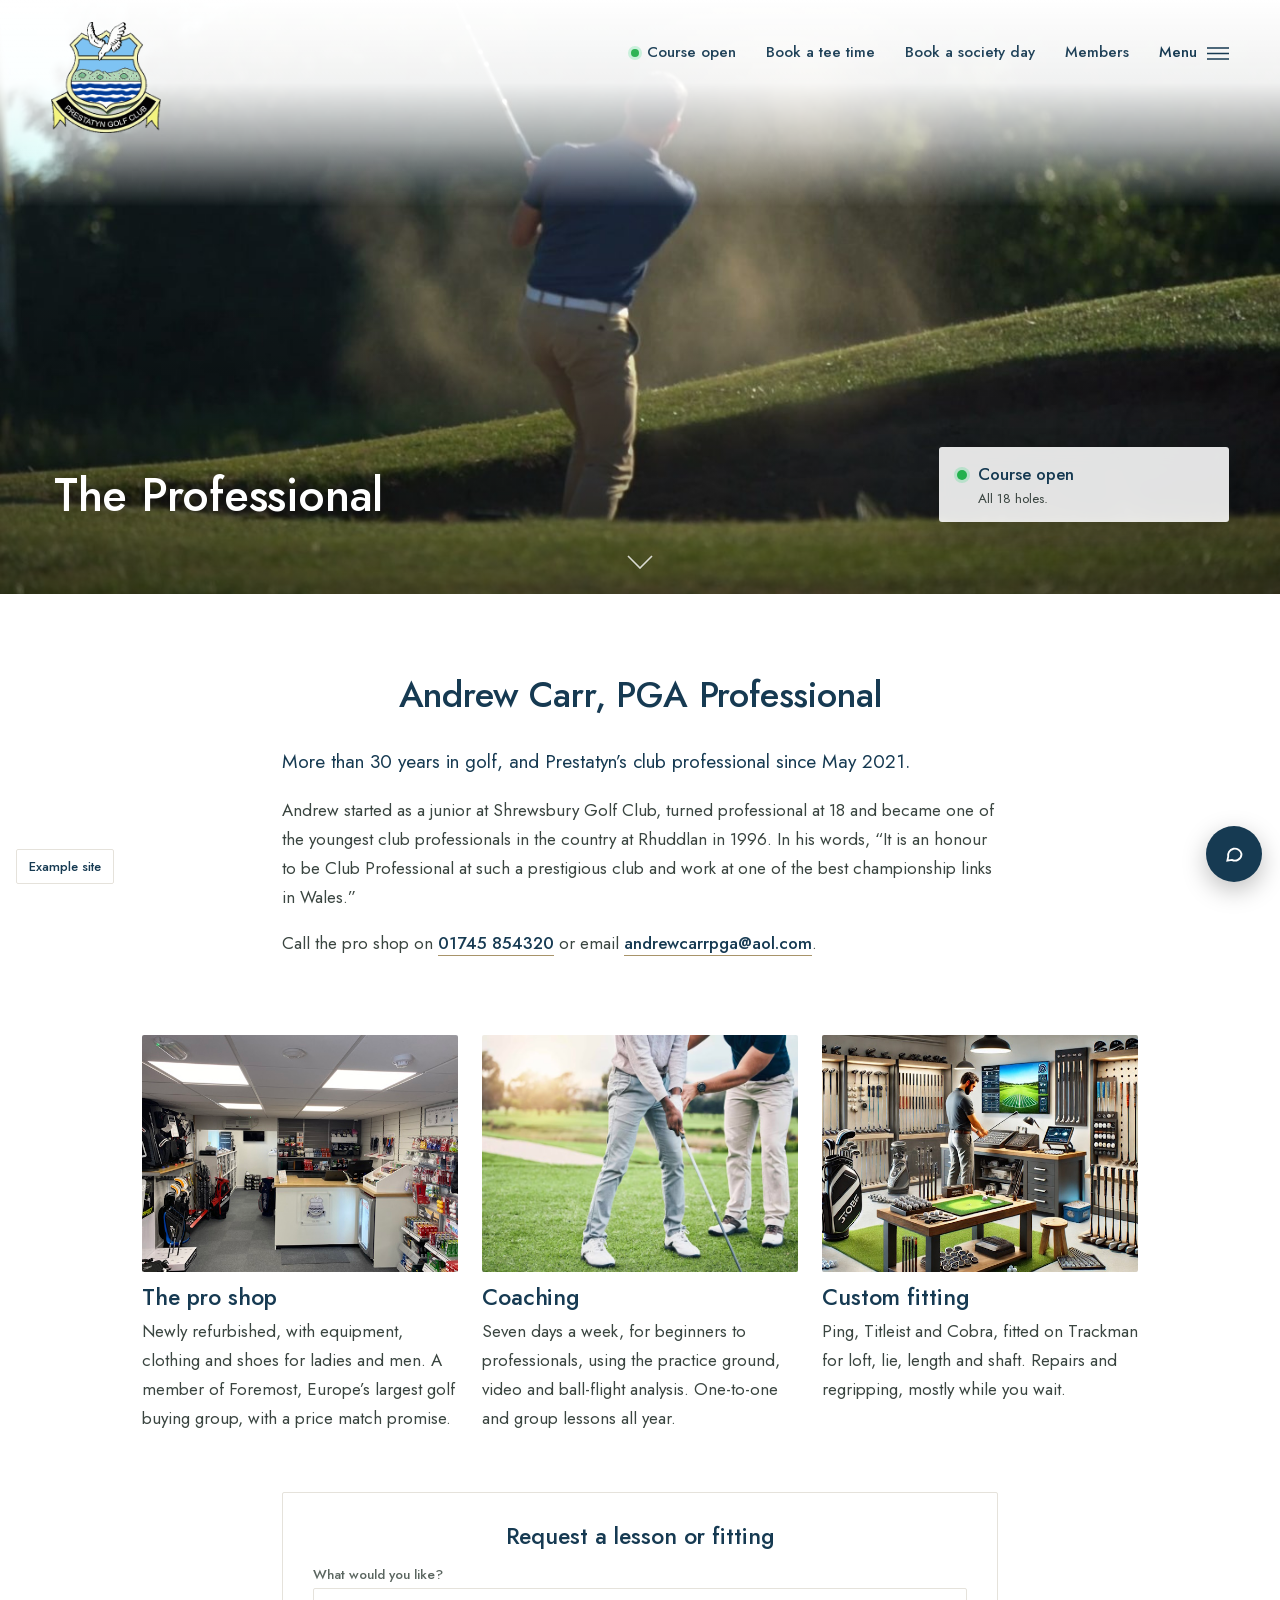
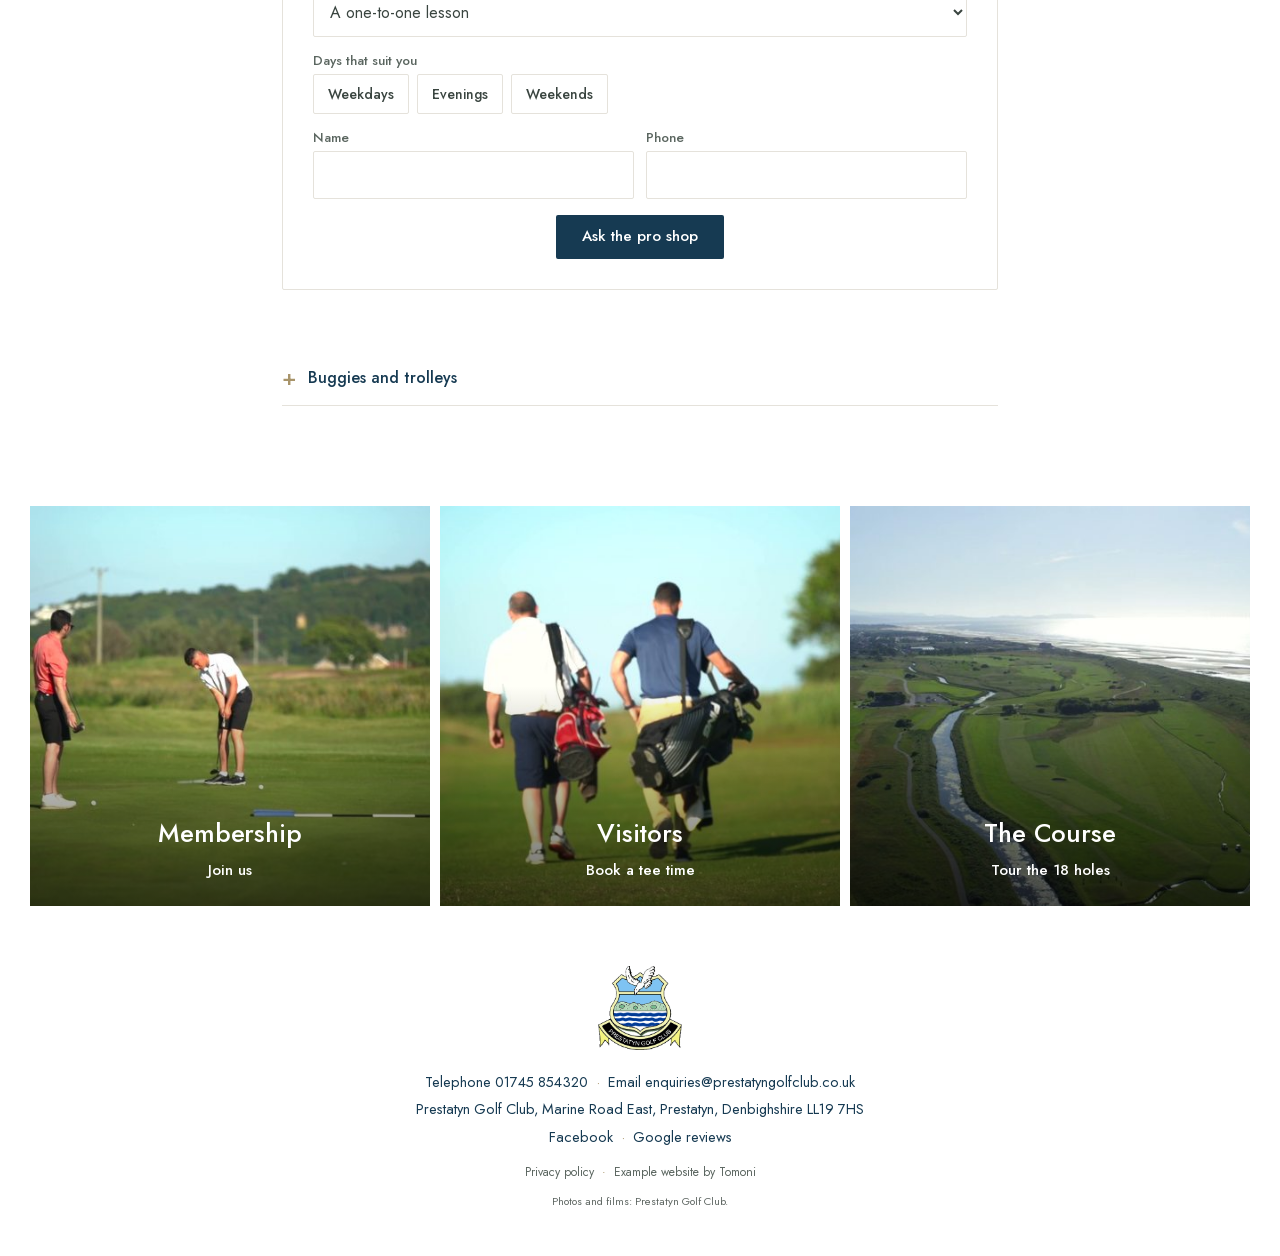
<file: pro.html>
<!doctype html>
<html lang="en-GB" data-style="heritage" data-palette="coast">
<head>
<meta charset="utf-8"><meta name="viewport" content="width=device-width,initial-scale=1,viewport-fit=cover">
<title>Professional, Coaching and Fitting | Prestatyn Golf Club</title>
<meta name="description" content="Prestatyn Golf Club pro shop: coaching seven days a week with PGA professional Andrew Carr, Trackman custom fitting for Ping, Titleist and Cobra, repairs and buggy hire.">
<meta name="robots" content="noindex">
<meta property="og:title" content="Professional, Coaching and Fitting | Prestatyn Golf Club"><meta property="og:description" content="Example website made by Tomoni for Prestatyn Golf Club. Prestatyn Golf Club pro shop: coaching seven days a week with PGA professional Andrew Carr, Trackman custom fitting for Ping, Titleist and Cobra, repairs and buggy hire."><meta property="og:image" content="https://tomwilliams92-hue.github.io/pgc-website-preview/img/club/aerial-coast-1400.jpg"><meta property="og:url" content="https://tomwilliams92-hue.github.io/pgc-website-preview/pro.html">
<link rel="icon" href="img/club/crest-64.png">
<link rel="preconnect" href="https://api.open-meteo.com" crossorigin>
<link rel="stylesheet" href="css/site.css?v=d088e669"><link rel="stylesheet" href="css/wl.css?v=948555be"><link rel="stylesheet" href="css/pgc.css?v=764ac061">
<script type="application/ld+json">{"@context": "https://schema.org", "@type": "GolfCourse", "name": "Prestatyn Golf Club", "foundingDate": "1905", "address": {"@type": "PostalAddress", "streetAddress": "Marine Road East", "addressLocality": "Prestatyn", "addressRegion": "Denbighshire", "postalCode": "LL19 7HS", "addressCountry": "GB"}, "telephone": "+441745854320", "email": "enquiries@prestatyngolfclub.co.uk", "geo": {"@type": "GeoCoordinates", "latitude": 53.3438, "longitude": -3.3851}}</script>
</head>
<body class="">
<header class="wlhead"><a class="crest" href="index.html"><img src="img/club/crest.png" alt="Prestatyn Golf Club"></a>
<nav class="tl"><a class="lab status" data-cs="pill" href="course.html#status" title="All 18 holes"><i class="sdot"></i><span data-cy="Cwrs ar agor">Course open</span></a><a class="lab" href="https://visitors.brsgolf.com/prestatyn#/course/1" target="_blank" rel="noopener" data-cy="Archebu amser ti">Book a tee time</a><a class="lab" href="societies.html#enquire" data-cy="Archebu diwrnod cymdeithas">Book a society day</a><a class="lab" href="https://www.brsgolf.com/prestatyn/member/login" target="_blank" rel="noopener" data-cy="Aelodau">Members</a><button class="menuinline lab" data-wlmenu aria-label="Menu"><span data-cy="Dewislen">Menu</span><svg viewBox="0 0 24 14" fill="none" stroke="currentColor" stroke-width="1.6"><path d="M0 1h24M0 7h24M0 13h24"/></svg></button></nav></header>
<button class="menubtn lab" data-wlmenu aria-label="Menu"><span>Menu</span><svg viewBox="0 0 24 14" fill="none" stroke="currentColor" stroke-width="1.6"><path d="M0 1h24M0 7h24M0 13h24"/></svg></button>
<div class="wlmenu"><div class="pic" style="background-image:url(img/club/aerial-sea-1400.jpg)"><img src="img/club/crest.png" alt="" loading="lazy"></div>
<div class="list"><button class="close lab" data-wlmenu>Close <span style="font-size:22px;line-height:1">×</span></button><nav><a href="index.html" data-cy="Hafan">Home</a><a href="course.html" data-cy="Y Cwrs">The Course</a><a href="visitors.html" data-cy="Ymwelwyr">Visitors</a><a href="societies.html" data-cy="Cymdeithasau">Societies</a><a href="functions.html" data-cy="Achlysuron">Functions</a><a href="clubhouse.html" data-cy="Y Clwbdy">The Clubhouse</a><a href="membership.html" data-cy="Aelodaeth">Membership</a><a href="pro.html" aria-current=page data-cy="Y Pro">Professional</a><a href="club.html" data-cy="Y Clwb">Championships and History</a><a href="contact.html" data-cy="Cysylltu">Contact</a></nav>
<div class="menucta"><a class="btn green sm" href="https://visitors.brsgolf.com/prestatyn#/course/1" target="_blank" rel="noopener" data-cy="Archebu amser ti">Book a tee time</a><a class="btn green sm" href="societies.html#enquire" data-cy="Archebu diwrnod cymdeithas">Book a society day</a></div>
<div class="smalls lab"><a href="https://www.brsgolf.com/prestatyn/member/login" target="_blank" rel="noopener">Members area</a>
<span data-cs="line">Course status: open, all 18 holes<i class="sdot"></i></span><span data-wx-live hidden>Now <span data-wx="temp"></span>, wind <span data-wx="wind"></span></span>
<a href="tel:+441745854320">Telephone 01745 854320</a><span class="langs"><button data-lang="en">English</button>/ <button data-lang="cy">Cymraeg</button></span></div></div></div>
<main>
<section class="wlhero"><img src="img/club/bunker-1400.jpg" srcset="img/club/bunker-800.jpg 800w, img/club/bunker-1400.jpg 1400w, img/club/bunker.jpg 1920w" sizes="100vw" alt="A golfer playing out of a bunker" fetchpriority="high"><h1 data-cy="Y Pro">The Professional</h1><aside class="cond" aria-label="Conditions at the club">
<div class="c-status" data-cs="pill"><i class="sdot"></i><span data-cy="Cwrs ar agor">Course open</span></div>
<p class="c-detail" data-cs="detail">All 18 holes.</p>
<div class="c-wx" data-wx-live hidden><span class="c-temp"><i class="wxi"></i><b data-wx="temp"></b><span data-wx="desc"></span></span>
<span class="c-wind"><span class="warrow"><svg viewBox="0 0 24 24" width="14" height="14" fill="none" stroke="currentColor" stroke-width="2.2" stroke-linecap="round" stroke-linejoin="round"><path d="M12 20V4M5.5 10.5L12 4l6.5 6.5"/></svg></span><span>Wind <span data-wx="wind"></span> <small data-wx="gust"></small></span></span><span class="c-sun" data-wx="sunset"></span></div>
<div class="c-live" data-wx-live hidden>Live weather, updated <span data-wx="at"></span></div></aside><span class="down"><svg width="26" height="14" viewBox="0 0 26 14" fill="none" stroke="currentColor" stroke-width="1.6"><path d="M1 1l12 12L25 1"/></svg></span></section>
<section class="col intro"><h2>Andrew Carr, PGA Professional</h2><p class="lead">More than 30 years in golf, and Prestatyn’s club professional since May 2021.</p><p>Andrew started as a junior at Shrewsbury Golf Club, turned professional at 18 and became one of the youngest club professionals in the country at Rhuddlan in 1996. In his words, “It is an honour to be Club Professional at such a prestigious club and work at one of the best championship links in Wales.”</p><p>Call the pro shop on <a class="link" href="tel:+441745854320">01745 854320</a> or email <a class="link" href="mailto:andrewcarrpga@aol.com">andrewcarrpga@aol.com</a>.</p></section>
<section class="col wide block"><div class="grid g3"><div class="pfeat"><img src="img/club/site-cp-pro-shop.jpg" alt="" loading="lazy"><h3>The pro shop</h3><p>Newly refurbished, with equipment, clothing and shoes for ladies and men. A member of Foremost, Europe’s largest golf buying group, with a price match promise.</p></div><div class="pfeat"><img src="img/club/site-cp-coaching.jpg" alt="" loading="lazy"><h3>Coaching</h3><p>Seven days a week, for beginners to professionals, using the practice ground, video and ball-flight analysis. One-to-one and group lessons all year.</p></div><div class="pfeat"><img src="img/club/site-cp-custom-fitting.jpg" alt="" loading="lazy"><h3>Custom fitting</h3><p>Ping, Titleist and Cobra, fitted on Trackman for loft, lie, length and shaft. Repairs and regripping, mostly while you wait.</p></div></div></section>
<section class="col block"><form class="wlpanel" data-demo><h3>Request a lesson or fitting</h3><div class="field"><label class="f">What would you like?</label><select aria-label="What would you like?"><option>A one-to-one lesson</option><option>Group coaching</option><option>Junior coaching</option><option>A custom fitting</option><option>A repair or regrip</option></select></div>
<div class="field"><label class="f">Days that suit you</label><div class="chips"><button type="button" class="chip" onclick="this.setAttribute('aria-pressed',this.getAttribute('aria-pressed')!=='true')">Weekdays</button><button type="button" class="chip" onclick="this.setAttribute('aria-pressed',this.getAttribute('aria-pressed')!=='true')">Evenings</button><button type="button" class="chip" onclick="this.setAttribute('aria-pressed',this.getAttribute('aria-pressed')!=='true')">Weekends</button></div></div>
<div class="grid g2" style="gap:12px"><div><label class="f">Name</label><input aria-label="Name" required></div><div><label class="f">Phone</label><input aria-label="Phone" type="tel" required></div></div>
<div style="text-align:center;margin-top:16px"><button class="btn green">Ask the pro shop</button></div></form><div class="done"><h3>Thanks</h3><p class="small muted">This is an example website, so nothing was sent.</p><p>The pro shop will ring you to fix a time.</p></div></section>
<section class="col block"><details class="faq"><summary>Buggies and trolleys</summary><div>Twelve electric buggies at £30 a round; book ahead on 01745 854320, option 2. Electric and pull trolleys too.</div></details></section>
<section class="cross"><div class="tiles3"><a class="wtile" href="membership.html"><img src="img/club/putting-800.jpg" alt="" loading="lazy"><div class="t"><h3>Membership</h3><span class="lab">Join us</span></div></a><a class="wtile" href="visitors.html"><img src="img/club/golfers-walking-800.jpg" alt="" loading="lazy"><div class="t"><h3>Visitors</h3><span class="lab">Book a tee time</span></div></a><a class="wtile" href="course.html"><img src="img/club/aerial-sea-800.jpg" alt="" loading="lazy"><div class="t"><h3>The Course</h3><span class="lab">Tour the 18 holes</span></div></a></div></section>
</main>
<footer class="wlfoot"><img src="img/club/crest.png" alt="Prestatyn Golf Club crest">
<div><span class="nw">Telephone <a href="tel:+441745854320">01745 854320</a></span><span class="dotsep">·</span><span class="nw">Email <a href="mailto:enquiries@prestatyngolfclub.co.uk">enquiries@prestatyngolfclub.co.uk</a></span></div>
<div>Prestatyn Golf Club, Marine Road East, Prestatyn, Denbighshire LL19 7HS</div>
<div><a href="https://www.facebook.com/prestatyngc/" target="_blank" rel="noopener">Facebook</a><span class="dotsep">·</span><a href="https://www.google.com/search?q=PRESTATYN+GOLF+CLUB#lrd=0x4864d58a6a287ec3:0xa1a475b20f0b6abe,3,,," target="_blank" rel="noopener">Google reviews</a></div>
<div class="fine">Privacy policy<span class="dotsep">·</span>Example website by Tomoni</div>
<div class="credit">Photos and films: Prestatyn Golf Club.</div></footer>
<div class="ask"><div class="win"><div class="hd"><img src="img/club/crest.png" alt=""><span><b>Ask the club</b><small>Answers from the club's own information</small></span><button aria-label="Close">×</button></div>
<div class="log"></div><div class="qs"><button>Green fees today?</button><button>Society prices</button><button>Is the course open?</button><button>Buggy hire</button><button>Lessons</button><button>Book a function</button></div>
<form><input placeholder="Type a question…" aria-label="Your question"><button>Ask</button></form><div class="note"> Answers only from the club's own information. Anything else goes to the office.</div></div>
<button class="bubble" aria-label="Ask the club"><i><svg width="20" height="20" viewBox="0 0 24 24" fill="none" stroke="currentColor" stroke-width="2.2"><path d="M21 12a8 8 0 0 1-11.6 7.1L4 20l1-4.6A8 8 0 1 1 21 12z"/></svg></i><span>Ask the club</span></button></div>
<div class="designpill"><button class="dp-open">Example site</button><div class="dp-panel"><b>Example website for Prestatyn Golf Club</b><br>Made by Tomoni. Not live; forms send nothing. Prices are examples.
<div class="sw">Colours <button class="dot" title="Coast blue" style="background:#163a52" data-set-palette="coast"></button><button class="dot" title="Links green" style="background:#1f4a33" data-set-palette="links"></button><button class="dot" title="Charcoal" style="background:#2b3034" data-set-palette="charcoal"></button></div></div></div>
<div class="modal" id="modal"><div class="box"></div></div>
<script src="js/data.js?v=e8acae63"></script><script src="js/site.js?v=7b7035fc"></script><script src="js/wl.js?v=34fbd010"></script>
</body></html>
</file>
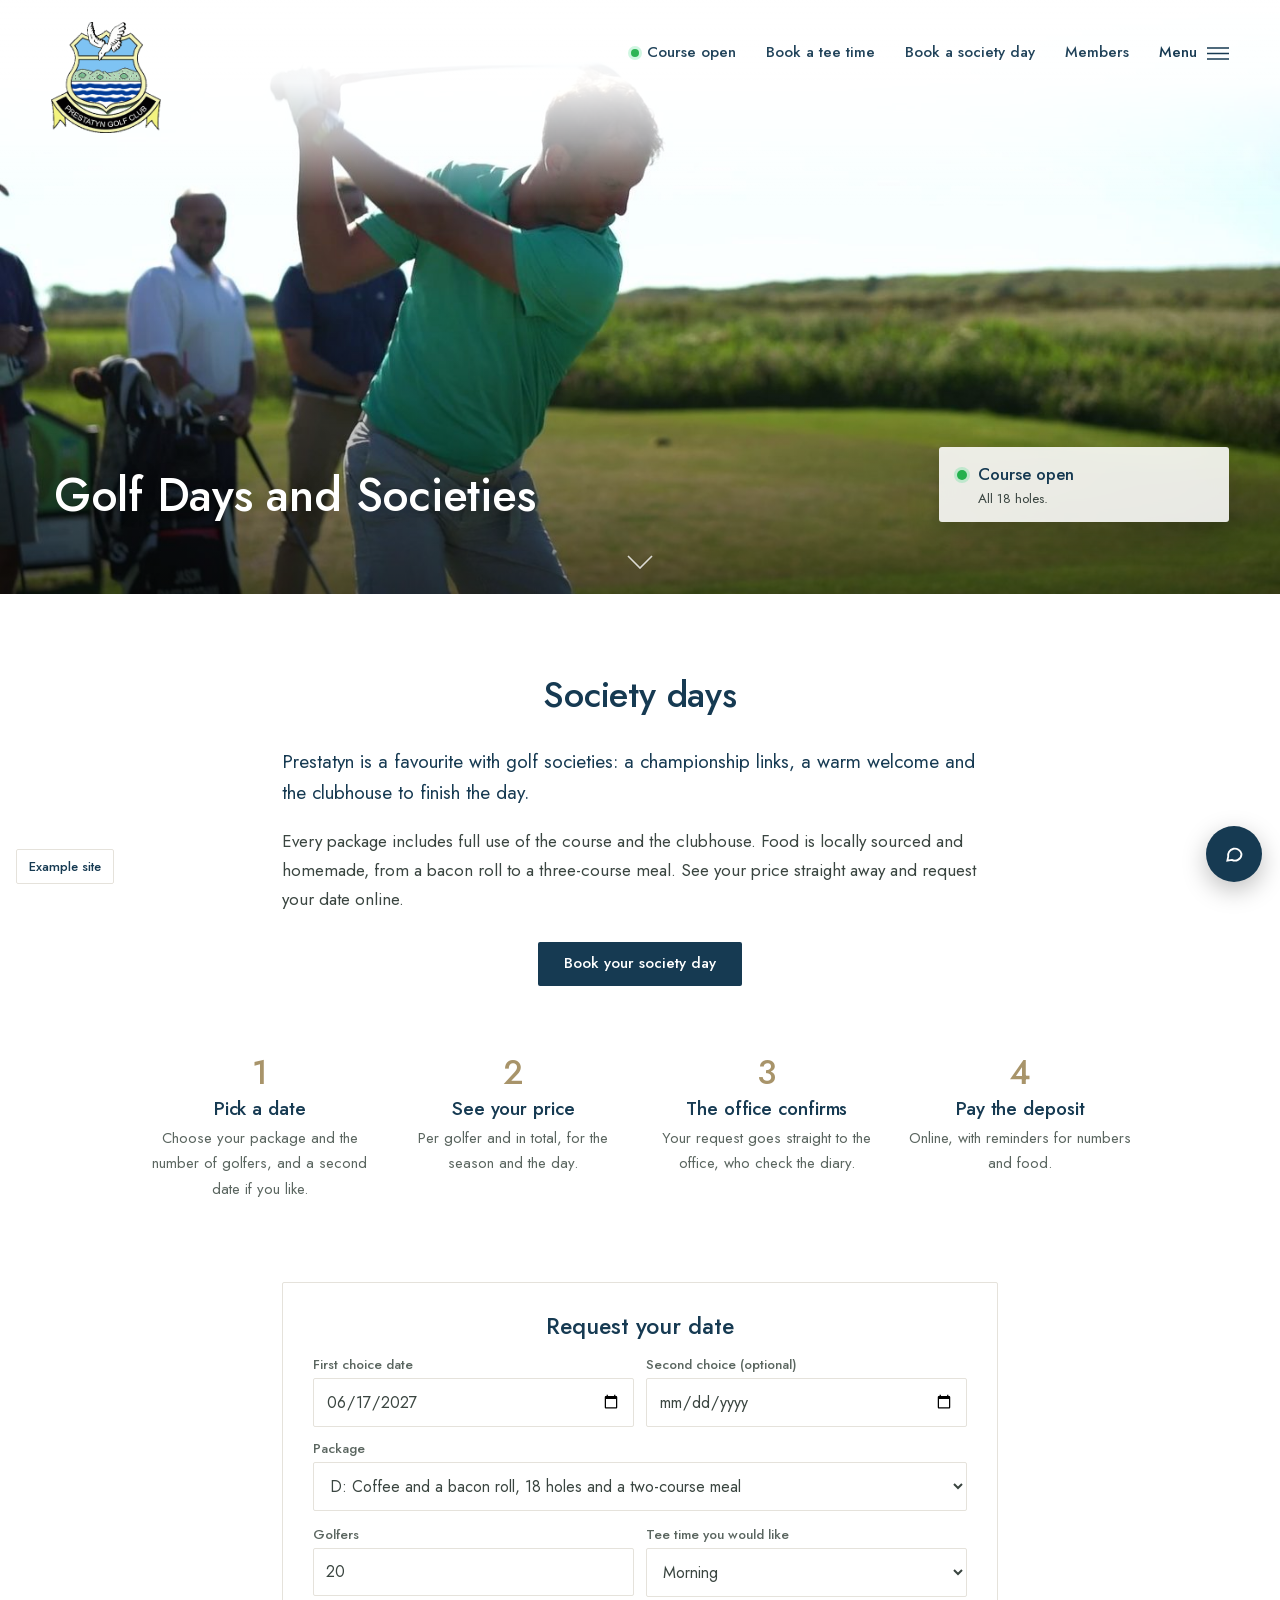
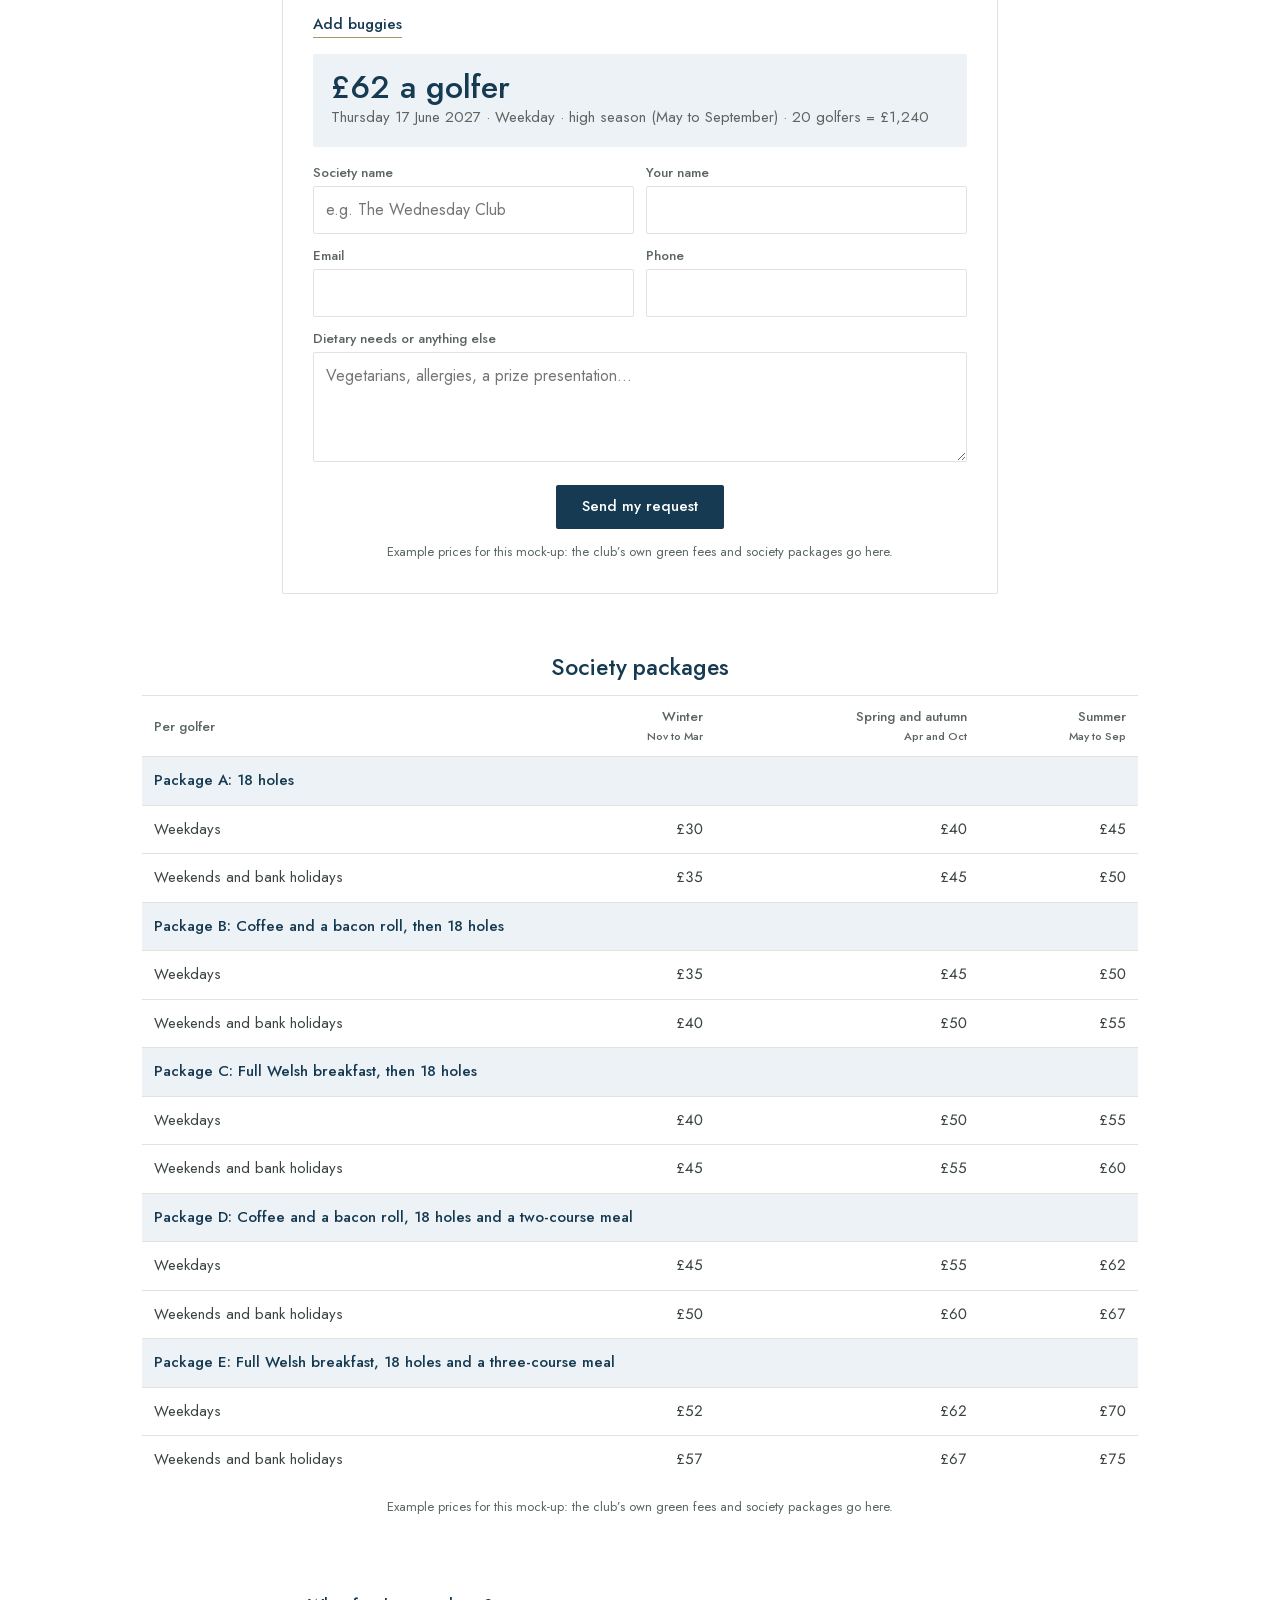
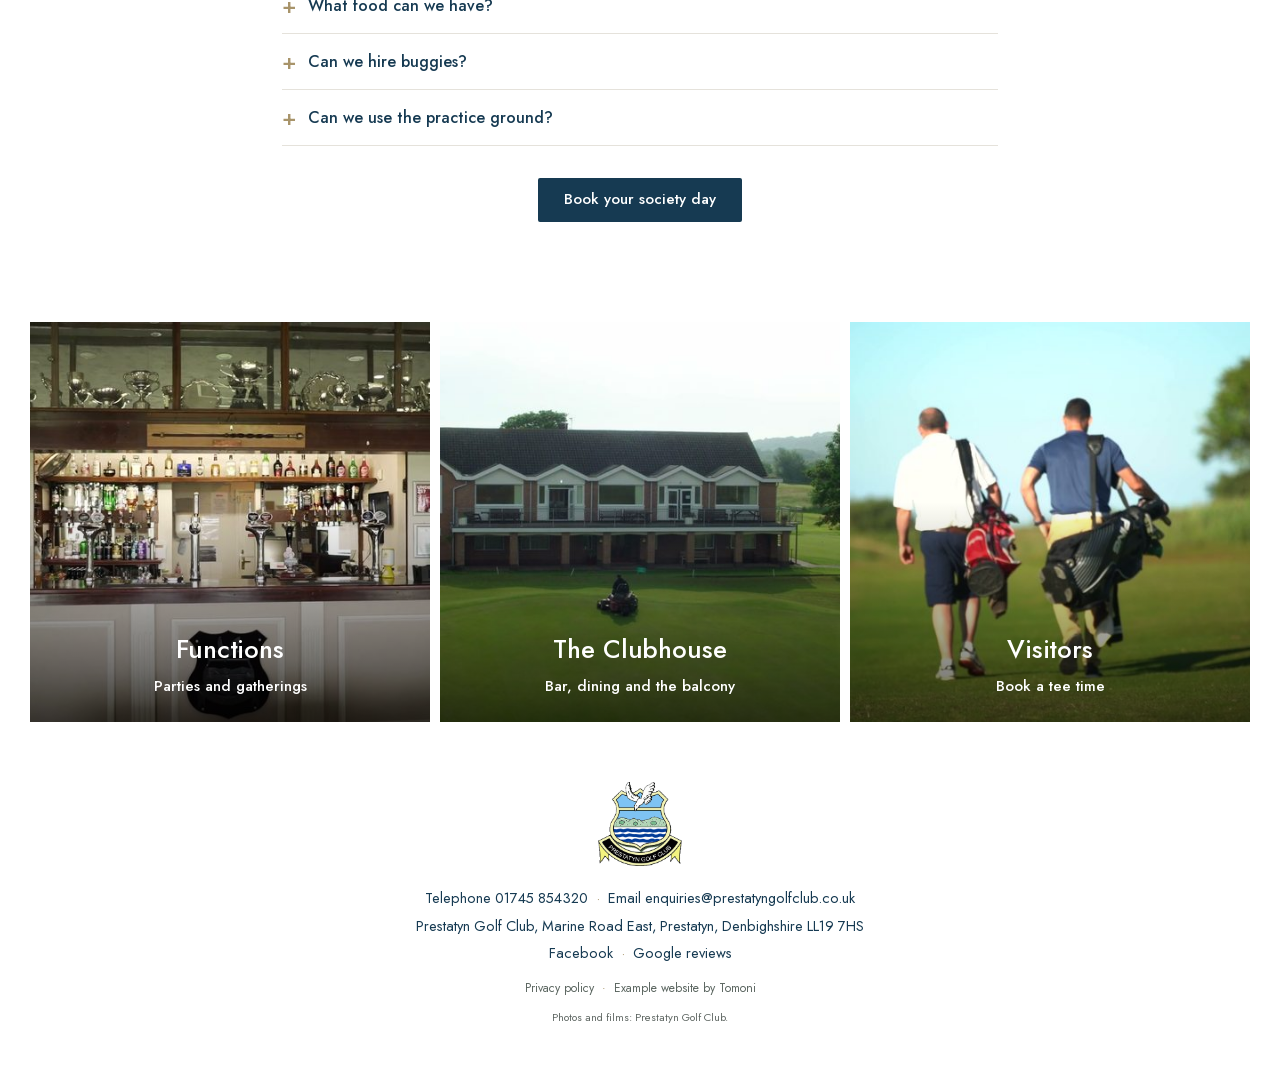
<file: societies.html>
<!doctype html>
<html lang="en-GB" data-style="heritage" data-palette="coast">
<head>
<meta charset="utf-8"><meta name="viewport" content="width=device-width,initial-scale=1,viewport-fit=cover">
<title>Golf Days and Societies | Prestatyn Golf Club</title>
<meta name="description" content="Society golf at Prestatyn Golf Club: packages from 18 holes to a full Welsh breakfast and a three-course meal, a price for any date, and an online request.">
<meta name="robots" content="noindex">
<meta property="og:title" content="Golf Days and Societies | Prestatyn Golf Club"><meta property="og:description" content="Example website made by Tomoni for Prestatyn Golf Club. Society golf at Prestatyn Golf Club: packages from 18 holes to a full Welsh breakfast and a three-course meal, a price for any date, and an online request."><meta property="og:image" content="https://tomwilliams92-hue.github.io/pgc-website-preview/img/club/aerial-coast-1400.jpg"><meta property="og:url" content="https://tomwilliams92-hue.github.io/pgc-website-preview/societies.html">
<link rel="icon" href="img/club/crest-64.png">
<link rel="preconnect" href="https://api.open-meteo.com" crossorigin>
<link rel="stylesheet" href="css/site.css?v=d088e669"><link rel="stylesheet" href="css/wl.css?v=948555be"><link rel="stylesheet" href="css/pgc.css?v=764ac061">
<script type="application/ld+json">{"@context": "https://schema.org", "@type": "GolfCourse", "name": "Prestatyn Golf Club", "foundingDate": "1905", "address": {"@type": "PostalAddress", "streetAddress": "Marine Road East", "addressLocality": "Prestatyn", "addressRegion": "Denbighshire", "postalCode": "LL19 7HS", "addressCountry": "GB"}, "telephone": "+441745854320", "email": "enquiries@prestatyngolfclub.co.uk", "geo": {"@type": "GeoCoordinates", "latitude": 53.3438, "longitude": -3.3851}}</script>
</head>
<body class="">
<header class="wlhead"><a class="crest" href="index.html"><img src="img/club/crest.png" alt="Prestatyn Golf Club"></a>
<nav class="tl"><a class="lab status" data-cs="pill" href="course.html#status" title="All 18 holes"><i class="sdot"></i><span data-cy="Cwrs ar agor">Course open</span></a><a class="lab" href="https://visitors.brsgolf.com/prestatyn#/course/1" target="_blank" rel="noopener" data-cy="Archebu amser ti">Book a tee time</a><a class="lab" href="societies.html#enquire" data-cy="Archebu diwrnod cymdeithas">Book a society day</a><a class="lab" href="https://www.brsgolf.com/prestatyn/member/login" target="_blank" rel="noopener" data-cy="Aelodau">Members</a><button class="menuinline lab" data-wlmenu aria-label="Menu"><span data-cy="Dewislen">Menu</span><svg viewBox="0 0 24 14" fill="none" stroke="currentColor" stroke-width="1.6"><path d="M0 1h24M0 7h24M0 13h24"/></svg></button></nav></header>
<button class="menubtn lab" data-wlmenu aria-label="Menu"><span>Menu</span><svg viewBox="0 0 24 14" fill="none" stroke="currentColor" stroke-width="1.6"><path d="M0 1h24M0 7h24M0 13h24"/></svg></button>
<div class="wlmenu"><div class="pic" style="background-image:url(img/club/aerial-sea-1400.jpg)"><img src="img/club/crest.png" alt="" loading="lazy"></div>
<div class="list"><button class="close lab" data-wlmenu>Close <span style="font-size:22px;line-height:1">×</span></button><nav><a href="index.html" data-cy="Hafan">Home</a><a href="course.html" data-cy="Y Cwrs">The Course</a><a href="visitors.html" data-cy="Ymwelwyr">Visitors</a><a href="societies.html" aria-current=page data-cy="Cymdeithasau">Societies</a><a href="functions.html" data-cy="Achlysuron">Functions</a><a href="clubhouse.html" data-cy="Y Clwbdy">The Clubhouse</a><a href="membership.html" data-cy="Aelodaeth">Membership</a><a href="pro.html" data-cy="Y Pro">Professional</a><a href="club.html" data-cy="Y Clwb">Championships and History</a><a href="contact.html" data-cy="Cysylltu">Contact</a></nav>
<div class="menucta"><a class="btn green sm" href="https://visitors.brsgolf.com/prestatyn#/course/1" target="_blank" rel="noopener" data-cy="Archebu amser ti">Book a tee time</a><a class="btn green sm" href="societies.html#enquire" data-cy="Archebu diwrnod cymdeithas">Book a society day</a></div>
<div class="smalls lab"><a href="https://www.brsgolf.com/prestatyn/member/login" target="_blank" rel="noopener">Members area</a>
<span data-cs="line">Course status: open, all 18 holes<i class="sdot"></i></span><span data-wx-live hidden>Now <span data-wx="temp"></span>, wind <span data-wx="wind"></span></span>
<a href="tel:+441745854320">Telephone 01745 854320</a><span class="langs"><button data-lang="en">English</button>/ <button data-lang="cy">Cymraeg</button></span></div></div></div>
<main>
<section class="wlhero"><img src="img/club/swing-1400.jpg" srcset="img/club/swing-800.jpg 800w, img/club/swing-1400.jpg 1400w, img/club/swing.jpg 1920w" sizes="100vw" alt="A golfer driving from the tee" fetchpriority="high"><h1 data-cy="Cymdeithasau">Golf Days and Societies</h1><aside class="cond" aria-label="Conditions at the club">
<div class="c-status" data-cs="pill"><i class="sdot"></i><span data-cy="Cwrs ar agor">Course open</span></div>
<p class="c-detail" data-cs="detail">All 18 holes.</p>
<div class="c-wx" data-wx-live hidden><span class="c-temp"><i class="wxi"></i><b data-wx="temp"></b><span data-wx="desc"></span></span>
<span class="c-wind"><span class="warrow"><svg viewBox="0 0 24 24" width="14" height="14" fill="none" stroke="currentColor" stroke-width="2.2" stroke-linecap="round" stroke-linejoin="round"><path d="M12 20V4M5.5 10.5L12 4l6.5 6.5"/></svg></span><span>Wind <span data-wx="wind"></span> <small data-wx="gust"></small></span></span><span class="c-sun" data-wx="sunset"></span></div>
<div class="c-live" data-wx-live hidden>Live weather, updated <span data-wx="at"></span></div></aside><span class="down"><svg width="26" height="14" viewBox="0 0 26 14" fill="none" stroke="currentColor" stroke-width="1.6"><path d="M1 1l12 12L25 1"/></svg></span></section>
<section class="col intro"><h2>Society days</h2><p class="lead">Prestatyn is a favourite with golf societies: a championship links, a warm welcome and the clubhouse to finish the day.</p><p>Every package includes full use of the course and the clubhouse. Food is locally sourced and homemade, from a bacon roll to a three-course meal. See your price straight away and request your date online.</p><div style="text-align:center;margin-top:28px"><a class="btn green" href="#enquire" data-cy="Archebu eich diwrnod cymdeithas">Book your society day</a></div></section>
<section class="col wide block"><div class="steps4"><div><div class="n">1</div><h3>Pick a date</h3><p>Choose your package and the number of golfers, and a second date if you like.</p></div><div><div class="n">2</div><h3>See your price</h3><p>Per golfer and in total, for the season and the day.</p></div><div><div class="n">3</div><h3>The office confirms</h3><p>Your request goes straight to the office, who check the diary.</p></div><div><div class="n">4</div><h3>Pay the deposit</h3><p>Online, with reminders for numbers and food.</p></div></div></section>
<section class="col block" id="enquire"><form class="wlpanel" id="society-form" data-society="full" data-demo><h3>Request your date</h3>
<div class="grid g2" style="gap:12px"><div><label class="f">First choice date</label><input aria-label="First choice date" type="date" name="date" data-default="2027-06-17" required></div><div><label class="f">Second choice (optional)</label><input aria-label="Second choice (optional)" type="date" name="date2" data-default=""></div></div>
<div class="field" style="margin-top:12px"><label class="f">Package</label><select aria-label="Package" name="pkg"><option value="A">A: 18 holes</option><option value="B">B: Coffee and a bacon roll, then 18 holes</option><option value="C">C: Full Welsh breakfast, then 18 holes</option><option value="D" selected>D: Coffee and a bacon roll, 18 holes and a two-course meal</option><option value="E">E: Full Welsh breakfast, 18 holes and a three-course meal</option></select></div>
<div class="grid g2" style="gap:12px"><div><label class="f">Golfers</label><input aria-label="Golfers" type="number" name="golfers" value="20" min="1" max="120"></div><div><label class="f">Tee time you would like</label><select aria-label="Tee time you would like" name="tee"><option>Morning</option><option>Midday</option><option>Afternoon</option></select></div></div>
<details style="margin:12px 0"><summary class="link small" style="display:inline;cursor:pointer">Add buggies</summary><div class="grid g2" style="gap:12px;margin-top:12px"><div><label class="f">Buggies (£30 a round)</label><input aria-label="Buggies (£30 a round)" type="number" min="0" max="12" value="0" data-extra="buggy"></div></div></details>
<div class="out sumline"><div class="pp"></div><div class="tt"></div></div>
<div class="grid g2" style="gap:12px"><div><label class="f">Society name</label><input aria-label="Society name" name="society" placeholder="e.g. The Wednesday Club"></div><div><label class="f">Your name</label><input aria-label="Your name" name="name" required></div></div>
<div class="grid g2" style="gap:12px;margin-top:12px"><div><label class="f">Email</label><input aria-label="Email" name="email" type="email" required></div><div><label class="f">Phone</label><input aria-label="Phone" name="phone" type="tel"></div></div>
<div class="field" style="margin-top:12px"><label class="f">Dietary needs or anything else</label><textarea aria-label="Dietary needs or anything else" name="msg" placeholder="Vegetarians, allergies, a prize presentation…"></textarea></div>
<div style="text-align:center"><button class="btn green">Send my request</button></div><p class="egnote">Example prices for this mock-up: the club’s own green fees and society packages go here.</p></form>
<div class="done"><h3>Request received</h3><p class="small muted">This is an example website, so nothing was sent.</p><p class="sum"></p><p>The office will check the diary and confirm your date by email. The confirmation includes a link to pay your deposit.</p></div></section>
<section class="col wide block"><h3 style="text-align:center">Society packages</h3><div class="tblwrap"><table class="tbl"><thead><tr><th>Per golfer</th><th class="num">Winter<br><small>Nov to Mar</small></th><th class="num">Spring and autumn<br><small>Apr and Oct</small></th><th class="num">Summer<br><small>May to Sep</small></th></tr></thead><tbody><tr class="sub"><td colspan="4">Package A: 18 holes</td></tr><tr><td>Weekdays</td><td class="num">£30</td><td class="num">£40</td><td class="num">£45</td></tr><tr><td>Weekends and bank holidays</td><td class="num">£35</td><td class="num">£45</td><td class="num">£50</td></tr><tr class="sub"><td colspan="4">Package B: Coffee and a bacon roll, then 18 holes</td></tr><tr><td>Weekdays</td><td class="num">£35</td><td class="num">£45</td><td class="num">£50</td></tr><tr><td>Weekends and bank holidays</td><td class="num">£40</td><td class="num">£50</td><td class="num">£55</td></tr><tr class="sub"><td colspan="4">Package C: Full Welsh breakfast, then 18 holes</td></tr><tr><td>Weekdays</td><td class="num">£40</td><td class="num">£50</td><td class="num">£55</td></tr><tr><td>Weekends and bank holidays</td><td class="num">£45</td><td class="num">£55</td><td class="num">£60</td></tr><tr class="sub"><td colspan="4">Package D: Coffee and a bacon roll, 18 holes and a two-course meal</td></tr><tr><td>Weekdays</td><td class="num">£45</td><td class="num">£55</td><td class="num">£62</td></tr><tr><td>Weekends and bank holidays</td><td class="num">£50</td><td class="num">£60</td><td class="num">£67</td></tr><tr class="sub"><td colspan="4">Package E: Full Welsh breakfast, 18 holes and a three-course meal</td></tr><tr><td>Weekdays</td><td class="num">£52</td><td class="num">£62</td><td class="num">£70</td></tr><tr><td>Weekends and bank holidays</td><td class="num">£57</td><td class="num">£67</td><td class="num">£75</td></tr></tbody></table></div><p class="egnote">Example prices for this mock-up: the club’s own green fees and society packages go here.</p></section>
<section class="col block"><details class="faq"><summary>What food can we have?</summary><div>Coffee and a bacon roll, a full Welsh breakfast, lunch, or a one, two or three-course meal, all made in the clubhouse. Tell us about dietary needs on the form.</div></details>
<details class="faq"><summary>Can we hire buggies?</summary><div>Yes. The club has twelve electric buggies at £30 a round; book them with your society.</div></details>
<details class="faq"><summary>Can we use the practice ground?</summary><div>Yes. Societies have full use of the course, the practice facilities and the clubhouse.</div></details>
<div style="text-align:center;margin-top:32px"><a class="btn green" href="#enquire" data-cy="Archebu eich diwrnod cymdeithas">Book your society day</a></div></section>
<section class="cross"><div class="tiles3"><a class="wtile" href="functions.html"><img src="img/club/bar-800.jpg" alt="" loading="lazy"><div class="t"><h3>Functions</h3><span class="lab">Parties and gatherings</span></div></a><a class="wtile" href="clubhouse.html"><img src="img/club/clubhouse-800.jpg" alt="" loading="lazy"><div class="t"><h3>The Clubhouse</h3><span class="lab">Bar, dining and the balcony</span></div></a><a class="wtile" href="visitors.html"><img src="img/club/golfers-walking-800.jpg" alt="" loading="lazy"><div class="t"><h3>Visitors</h3><span class="lab">Book a tee time</span></div></a></div></section>
</main>
<footer class="wlfoot"><img src="img/club/crest.png" alt="Prestatyn Golf Club crest">
<div><span class="nw">Telephone <a href="tel:+441745854320">01745 854320</a></span><span class="dotsep">·</span><span class="nw">Email <a href="mailto:enquiries@prestatyngolfclub.co.uk">enquiries@prestatyngolfclub.co.uk</a></span></div>
<div>Prestatyn Golf Club, Marine Road East, Prestatyn, Denbighshire LL19 7HS</div>
<div><a href="https://www.facebook.com/prestatyngc/" target="_blank" rel="noopener">Facebook</a><span class="dotsep">·</span><a href="https://www.google.com/search?q=PRESTATYN+GOLF+CLUB#lrd=0x4864d58a6a287ec3:0xa1a475b20f0b6abe,3,,," target="_blank" rel="noopener">Google reviews</a></div>
<div class="fine">Privacy policy<span class="dotsep">·</span>Example website by Tomoni</div>
<div class="credit">Photos and films: Prestatyn Golf Club.</div></footer>
<div class="ask"><div class="win"><div class="hd"><img src="img/club/crest.png" alt=""><span><b>Ask the club</b><small>Answers from the club's own information</small></span><button aria-label="Close">×</button></div>
<div class="log"></div><div class="qs"><button>Green fees today?</button><button>Society prices</button><button>Is the course open?</button><button>Buggy hire</button><button>Lessons</button><button>Book a function</button></div>
<form><input placeholder="Type a question…" aria-label="Your question"><button>Ask</button></form><div class="note"> Answers only from the club's own information. Anything else goes to the office.</div></div>
<button class="bubble" aria-label="Ask the club"><i><svg width="20" height="20" viewBox="0 0 24 24" fill="none" stroke="currentColor" stroke-width="2.2"><path d="M21 12a8 8 0 0 1-11.6 7.1L4 20l1-4.6A8 8 0 1 1 21 12z"/></svg></i><span>Ask the club</span></button></div>
<div class="designpill"><button class="dp-open">Example site</button><div class="dp-panel"><b>Example website for Prestatyn Golf Club</b><br>Made by Tomoni. Not live; forms send nothing. Prices are examples.
<div class="sw">Colours <button class="dot" title="Coast blue" style="background:#163a52" data-set-palette="coast"></button><button class="dot" title="Links green" style="background:#1f4a33" data-set-palette="links"></button><button class="dot" title="Charcoal" style="background:#2b3034" data-set-palette="charcoal"></button></div></div></div>
<div class="modal" id="modal"><div class="box"></div></div>
<script src="js/data.js?v=e8acae63"></script><script src="js/site.js?v=7b7035fc"></script><script src="js/wl.js?v=34fbd010"></script>
</body></html>
</file>
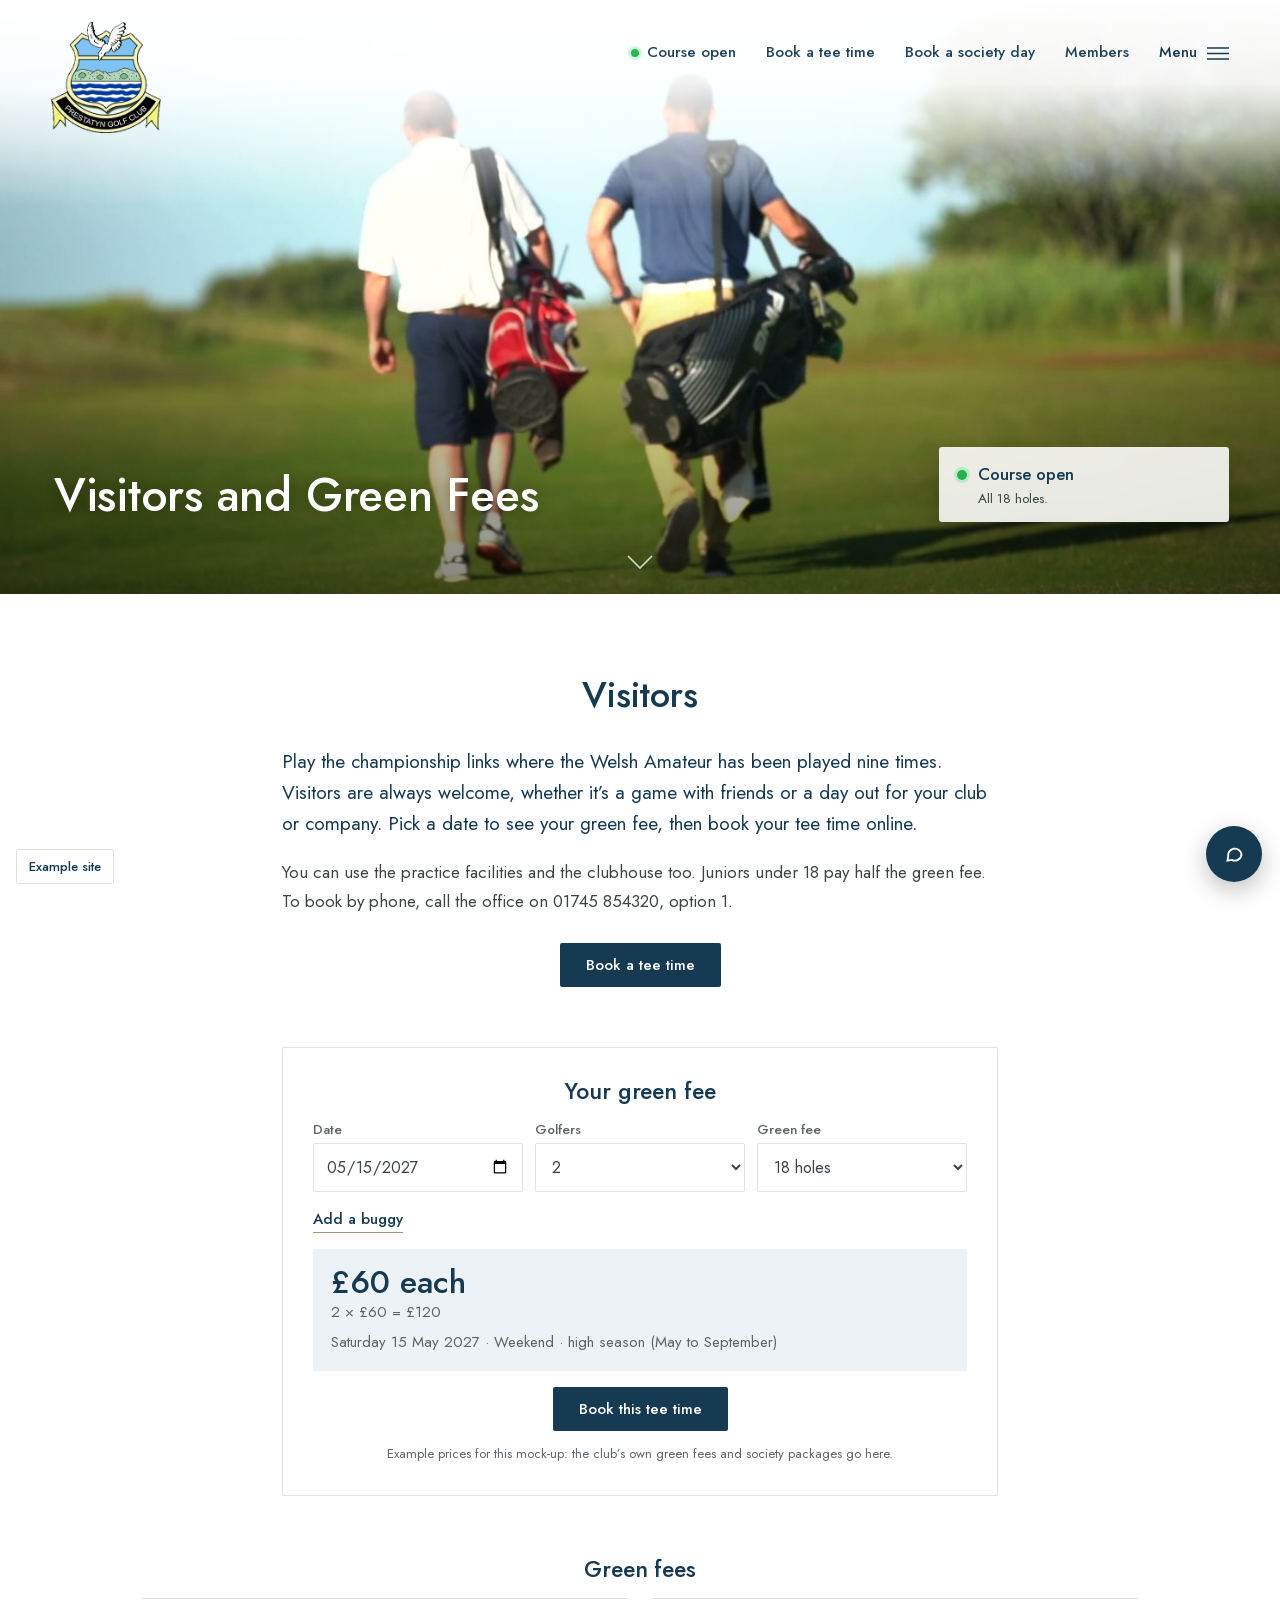
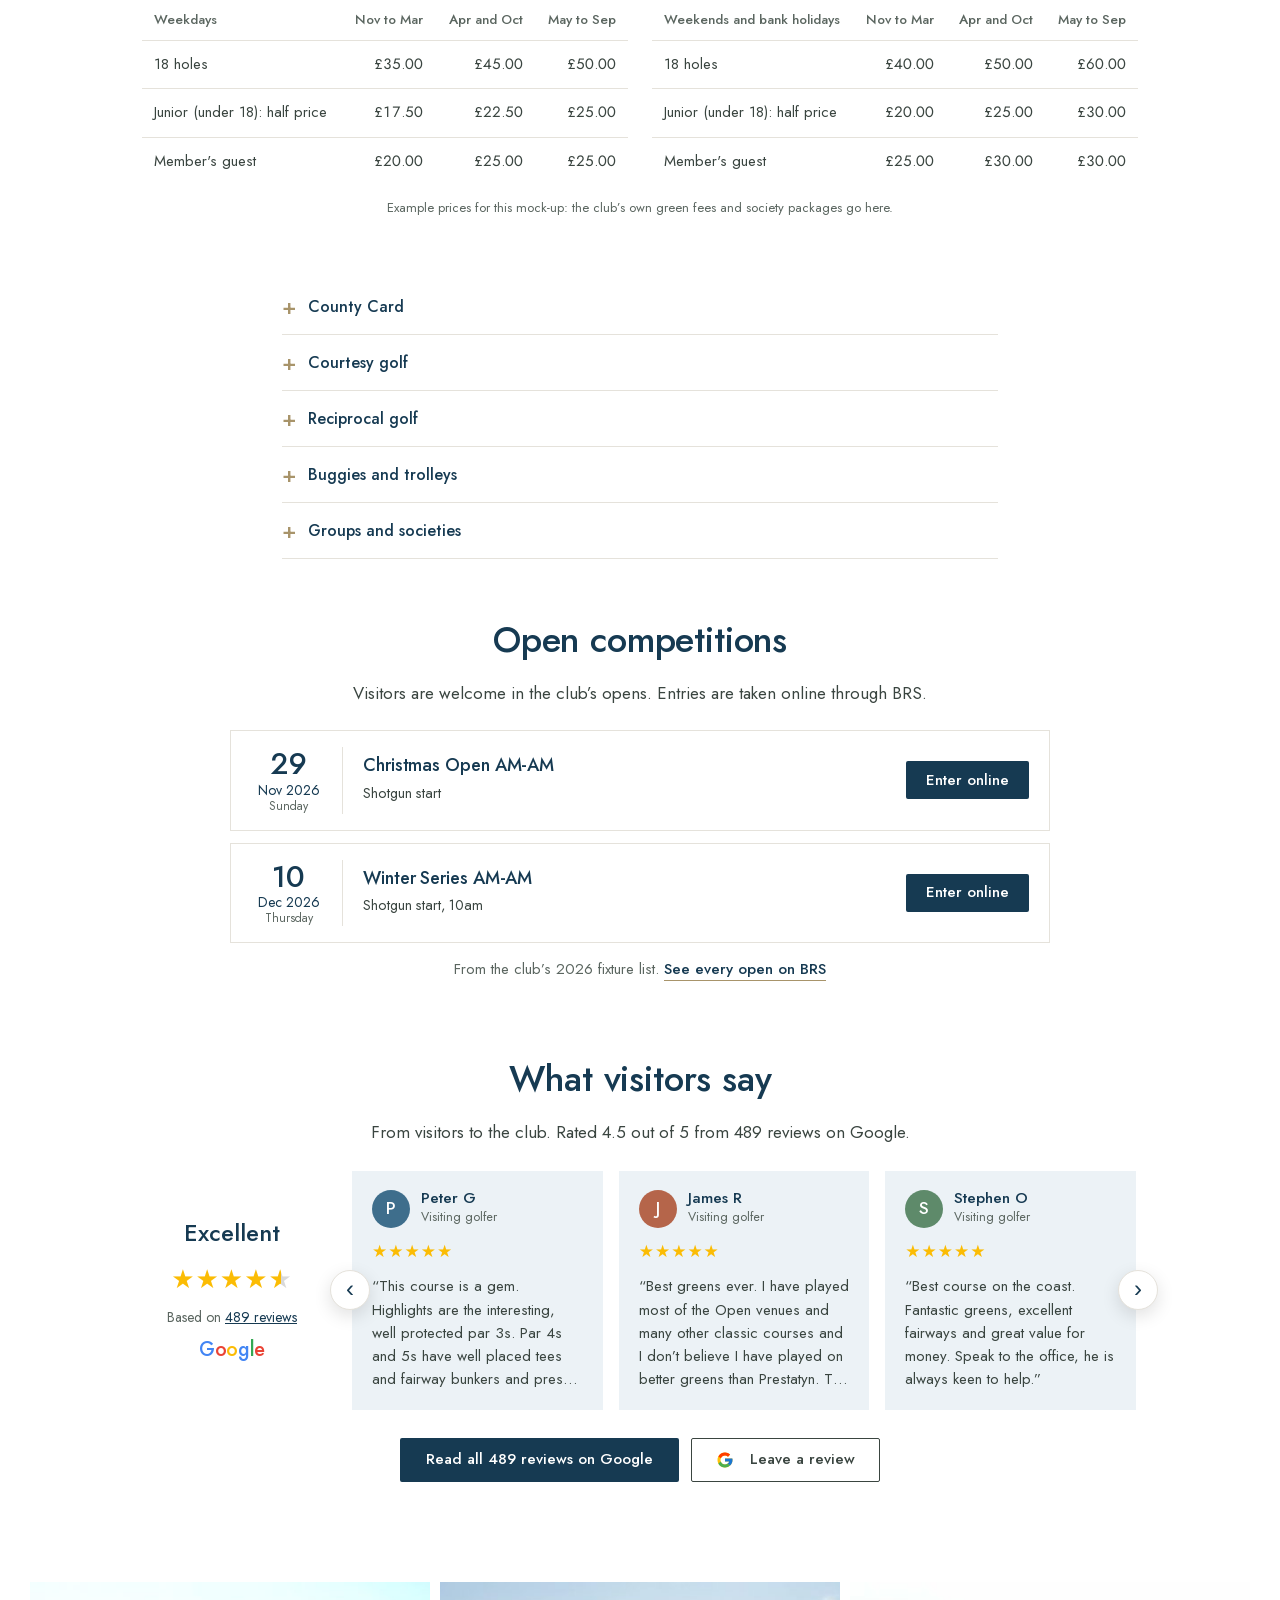
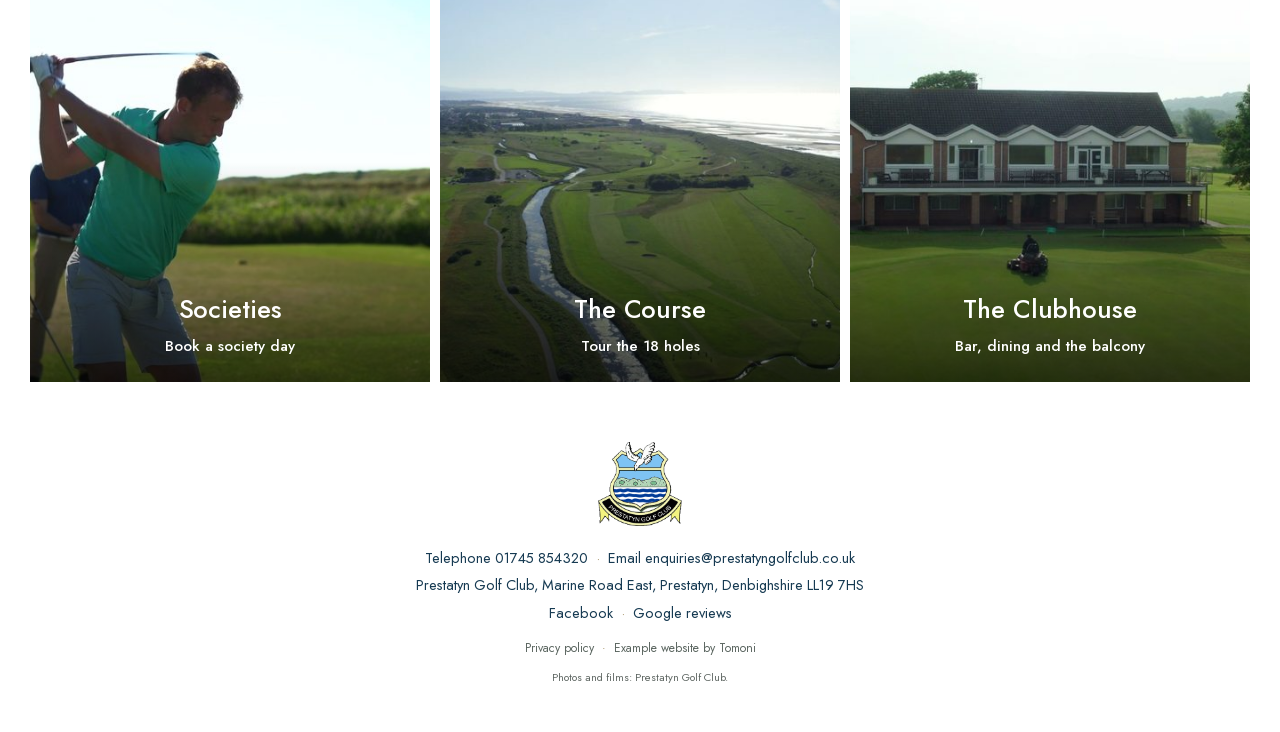
<file: visitors.html>
<!doctype html>
<html lang="en-GB" data-style="heritage" data-palette="coast">
<head>
<meta charset="utf-8"><meta name="viewport" content="width=device-width,initial-scale=1,viewport-fit=cover">
<title>Visitors and Green Fees | Prestatyn Golf Club</title>
<meta name="description" content="Green fees for any date at Prestatyn Golf Club. Book a tee time online, hire a buggy, the County Card and courtesy golf.">
<meta name="robots" content="noindex">
<meta property="og:title" content="Visitors and Green Fees | Prestatyn Golf Club"><meta property="og:description" content="Example website made by Tomoni for Prestatyn Golf Club. Green fees for any date at Prestatyn Golf Club. Book a tee time online, hire a buggy, the County Card and courtesy golf."><meta property="og:image" content="https://tomwilliams92-hue.github.io/pgc-website-preview/img/club/aerial-coast-1400.jpg"><meta property="og:url" content="https://tomwilliams92-hue.github.io/pgc-website-preview/visitors.html">
<link rel="icon" href="img/club/crest-64.png">
<link rel="preconnect" href="https://api.open-meteo.com" crossorigin>
<link rel="stylesheet" href="css/site.css?v=d088e669"><link rel="stylesheet" href="css/wl.css?v=948555be"><link rel="stylesheet" href="css/pgc.css?v=764ac061">
<script type="application/ld+json">{"@context": "https://schema.org", "@type": "GolfCourse", "name": "Prestatyn Golf Club", "foundingDate": "1905", "address": {"@type": "PostalAddress", "streetAddress": "Marine Road East", "addressLocality": "Prestatyn", "addressRegion": "Denbighshire", "postalCode": "LL19 7HS", "addressCountry": "GB"}, "telephone": "+441745854320", "email": "enquiries@prestatyngolfclub.co.uk", "geo": {"@type": "GeoCoordinates", "latitude": 53.3438, "longitude": -3.3851}}</script>
</head>
<body class="">
<header class="wlhead"><a class="crest" href="index.html"><img src="img/club/crest.png" alt="Prestatyn Golf Club"></a>
<nav class="tl"><a class="lab status" data-cs="pill" href="course.html#status" title="All 18 holes"><i class="sdot"></i><span data-cy="Cwrs ar agor">Course open</span></a><a class="lab" href="https://visitors.brsgolf.com/prestatyn#/course/1" target="_blank" rel="noopener" data-cy="Archebu amser ti">Book a tee time</a><a class="lab" href="societies.html#enquire" data-cy="Archebu diwrnod cymdeithas">Book a society day</a><a class="lab" href="https://www.brsgolf.com/prestatyn/member/login" target="_blank" rel="noopener" data-cy="Aelodau">Members</a><button class="menuinline lab" data-wlmenu aria-label="Menu"><span data-cy="Dewislen">Menu</span><svg viewBox="0 0 24 14" fill="none" stroke="currentColor" stroke-width="1.6"><path d="M0 1h24M0 7h24M0 13h24"/></svg></button></nav></header>
<button class="menubtn lab" data-wlmenu aria-label="Menu"><span>Menu</span><svg viewBox="0 0 24 14" fill="none" stroke="currentColor" stroke-width="1.6"><path d="M0 1h24M0 7h24M0 13h24"/></svg></button>
<div class="wlmenu"><div class="pic" style="background-image:url(img/club/aerial-sea-1400.jpg)"><img src="img/club/crest.png" alt="" loading="lazy"></div>
<div class="list"><button class="close lab" data-wlmenu>Close <span style="font-size:22px;line-height:1">×</span></button><nav><a href="index.html" data-cy="Hafan">Home</a><a href="course.html" data-cy="Y Cwrs">The Course</a><a href="visitors.html" aria-current=page data-cy="Ymwelwyr">Visitors</a><a href="societies.html" data-cy="Cymdeithasau">Societies</a><a href="functions.html" data-cy="Achlysuron">Functions</a><a href="clubhouse.html" data-cy="Y Clwbdy">The Clubhouse</a><a href="membership.html" data-cy="Aelodaeth">Membership</a><a href="pro.html" data-cy="Y Pro">Professional</a><a href="club.html" data-cy="Y Clwb">Championships and History</a><a href="contact.html" data-cy="Cysylltu">Contact</a></nav>
<div class="menucta"><a class="btn green sm" href="https://visitors.brsgolf.com/prestatyn#/course/1" target="_blank" rel="noopener" data-cy="Archebu amser ti">Book a tee time</a><a class="btn green sm" href="societies.html#enquire" data-cy="Archebu diwrnod cymdeithas">Book a society day</a></div>
<div class="smalls lab"><a href="https://www.brsgolf.com/prestatyn/member/login" target="_blank" rel="noopener">Members area</a>
<span data-cs="line">Course status: open, all 18 holes<i class="sdot"></i></span><span data-wx-live hidden>Now <span data-wx="temp"></span>, wind <span data-wx="wind"></span></span>
<a href="tel:+441745854320">Telephone 01745 854320</a><span class="langs"><button data-lang="en">English</button>/ <button data-lang="cy">Cymraeg</button></span></div></div></div>
<main>
<section class="wlhero"><img src="img/club/golfers-walking-1400.jpg" srcset="img/club/golfers-walking-800.jpg 800w, img/club/golfers-walking-1400.jpg 1400w, img/club/golfers-walking.jpg 1920w" sizes="100vw" alt="Two golfers walking down a fairway" fetchpriority="high"><h1 data-cy="Ymwelwyr">Visitors and Green Fees</h1><aside class="cond" aria-label="Conditions at the club">
<div class="c-status" data-cs="pill"><i class="sdot"></i><span data-cy="Cwrs ar agor">Course open</span></div>
<p class="c-detail" data-cs="detail">All 18 holes.</p>
<div class="c-wx" data-wx-live hidden><span class="c-temp"><i class="wxi"></i><b data-wx="temp"></b><span data-wx="desc"></span></span>
<span class="c-wind"><span class="warrow"><svg viewBox="0 0 24 24" width="14" height="14" fill="none" stroke="currentColor" stroke-width="2.2" stroke-linecap="round" stroke-linejoin="round"><path d="M12 20V4M5.5 10.5L12 4l6.5 6.5"/></svg></span><span>Wind <span data-wx="wind"></span> <small data-wx="gust"></small></span></span><span class="c-sun" data-wx="sunset"></span></div>
<div class="c-live" data-wx-live hidden>Live weather, updated <span data-wx="at"></span></div></aside><span class="down"><svg width="26" height="14" viewBox="0 0 26 14" fill="none" stroke="currentColor" stroke-width="1.6"><path d="M1 1l12 12L25 1"/></svg></span></section>
<section class="col intro"><h2>Visitors</h2><p class="lead">Play the championship links where the Welsh Amateur has been played nine times. Visitors are always welcome, whether it’s a game with friends or a day out for your club or company. Pick a date to see your green fee, then book your tee time online.</p><p>You can use the practice facilities and the clubhouse too. Juniors under 18 pay half the green fee. To book by phone, call the office on 01745 854320, option 1.</p><div style="text-align:center;margin-top:28px"><a class="btn green" href="https://visitors.brsgolf.com/prestatyn#/course/1" target="_blank" rel="noopener">Book a tee time</a></div></section>
<section class="col block"><form class="wlpanel" id="feefinder" onsubmit="return false"><h3>Your green fee</h3>
<div class="grid g3" style="gap:12px"><div><label class="f">Date</label><input aria-label="Date" type="date" name="date" data-default="2027-05-15"></div><div><label class="f">Golfers</label><select aria-label="Golfers" name="players"><option>1</option><option selected>2</option><option>3</option><option>4</option></select></div><div><label class="f">Green fee</label><select aria-label="Green fee" name="type"><option value="round">18 holes</option><option value="junior">Junior (under 18): half price</option><option value="guest">Member's guest</option></select></div></div>
<details style="margin-top:12px"><summary class="link small" style="display:inline;cursor:pointer">Add a buggy</summary><div class="grid g2" style="gap:12px;margin-top:12px"><div><label class="f">Buggies (£30 a round)</label><input aria-label="Buggies (£30 a round)" type="number" min="0" max="12" value="0" data-extra="buggy"></div></div></details>
<div class="out sumline"><div class="pp" id="ff-each"></div><div class="tt" id="ff-total"></div><div class="tt" id="ff-day" style="margin-top:4px"></div></div>
<div style="text-align:center"><a class="btn green" href="https://visitors.brsgolf.com/prestatyn#/course/1" target="_blank" rel="noopener">Book this tee time</a></div><p class="egnote">Example prices for this mock-up: the club’s own green fees and society packages go here.</p></form></section>
<section class="col wide block"><h3 style="text-align:center">Green fees</h3><div class="grid g2" style="margin-top:14px"><div class="tblwrap"><table class="tbl"><thead><tr><th>Weekdays</th><th class="num">Nov to Mar</th><th class="num">Apr and Oct</th><th class="num">May to Sep</th></tr></thead><tbody><tr><td>18 holes</td><td class="num">£35.00</td><td class="num">£45.00</td><td class="num">£50.00</td></tr><tr><td>Junior (under 18): half price</td><td class="num">£17.50</td><td class="num">£22.50</td><td class="num">£25.00</td></tr><tr><td>Member's guest</td><td class="num">£20.00</td><td class="num">£25.00</td><td class="num">£25.00</td></tr></tbody></table></div><div class="tblwrap"><table class="tbl"><thead><tr><th>Weekends and bank holidays</th><th class="num">Nov to Mar</th><th class="num">Apr and Oct</th><th class="num">May to Sep</th></tr></thead><tbody><tr><td>18 holes</td><td class="num">£40.00</td><td class="num">£50.00</td><td class="num">£60.00</td></tr><tr><td>Junior (under 18): half price</td><td class="num">£20.00</td><td class="num">£25.00</td><td class="num">£30.00</td></tr><tr><td>Member's guest</td><td class="num">£25.00</td><td class="num">£30.00</td><td class="num">£30.00</td></tr></tbody></table></div></div><p class="egnote">Example prices for this mock-up: the club’s own green fees and society packages go here.</p></section>
<section class="col block" id="county"><details class="faq"><summary>County Card</summary><div>Male full playing members of clubs in the Union of Flintshire Golf Clubs (UFGC) play for £25 a round, Monday to Thursday, from 1 April to 30 September. Book 48 hours ahead and bring proof of your club. Not at weekends, on bank holidays, on competition days or as part of a society. <a class="link" href="https://flintshiregolf.co.uk" target="_blank" rel="noopener">UFGC clubs</a></div></details>
<details class="faq"><summary>Courtesy golf</summary><div>Visiting club captains in their year of office, and members of the PGA, are welcome to one courtesy round a year. Ask for it when you book, and bring proof on the day.</div></details>
<details class="faq"><summary>Reciprocal golf</summary><div>The club does not offer reciprocal golf arrangements.</div></details>
<details class="faq"><summary>Buggies and trolleys</summary><div>Twelve electric buggies at £30 a round. Please book ahead on 01745 854320, option 2. Electric and pull trolleys are also available to hire.</div></details>
<details class="faq"><summary>Groups and societies</summary><div>Bringing a group? <a class="link" href="societies.html#enquire">See society prices and request a date</a>.</div></details></section>
<section class="col wide block opens" id="opens"><h2>Open competitions</h2><p class="lead">Visitors are welcome in the club’s opens. Entries are taken online through BRS.</p><div class="openlist"><article class="oe"><div class="dt"><b>29</b><span>Nov 2026</span><small>Sunday</small></div><div class="ot"><h3>Christmas Open AM-AM</h3><p>Shotgun start</p></div><a class="btn green sm" href="https://visitors.brsgolf.com/prestatyn#/open-competitions" target="_blank" rel="noopener">Enter online</a></article><article class="oe"><div class="dt"><b>10</b><span>Dec 2026</span><small>Thursday</small></div><div class="ot"><h3>Winter Series AM-AM</h3><p>Shotgun start, 10am</p></div><a class="btn green sm" href="https://visitors.brsgolf.com/prestatyn#/open-competitions" target="_blank" rel="noopener">Enter online</a></article></div><p class="small muted" style="text-align:center;margin-top:14px">From the club’s 2026 fixture list. <a class="link" href="https://visitors.brsgolf.com/prestatyn#/open-competitions" target="_blank" rel="noopener">See every open on BRS</a></p></section>
<section class="col wide block reviews"><h2>What visitors say</h2><p class="lead">From visitors to the club. Rated 4.5 out of 5 from 489 reviews on Google.</p><div class="rv-wrap"><a class="rv-sum" href="https://www.google.com/search?q=PRESTATYN+GOLF+CLUB#lrd=0x4864d58a6a287ec3:0xa1a475b20f0b6abe,3,,," target="_blank" rel="noopener"><b>Excellent</b><span class="stars" style="--r:4.5">★★★★★</span><small>Based on <u>489 reviews</u></small><span class="gword"><i style="color:#4285F4">G</i><i style="color:#EA4335">o</i><i style="color:#FBBC05">o</i><i style="color:#4285F4">g</i><i style="color:#34A853">l</i><i style="color:#EA4335">e</i></span></a><div class="rv-car"><button type="button" class="rv-arr prev" aria-label="Previous reviews">‹</button><div class="rv-track"><figure class="grv"><div class="rv-top"><span class="av" style="background:#3E6E8C">P</span><div><b>Peter G</b><small>Visiting golfer</small></div></div><div class="st">★★★★★</div><blockquote>“This course is a gem. Highlights are the interesting, well protected par 3s. Par 4s and 5s have well placed tees and fairway bunkers and present a challenge in the wind. The 18th is one of the best closing holes I’ve played.”</blockquote></figure><figure class="grv"><div class="rv-top"><span class="av" style="background:#B5654A">J</span><div><b>James R</b><small>Visiting golfer</small></div></div><div class="st">★★★★★</div><blockquote>“Best greens ever. I have played most of the Open venues and many other classic courses and I don’t believe I have played on better greens than Prestatyn. The course is a classic links.”</blockquote></figure><figure class="grv"><div class="rv-top"><span class="av" style="background:#5E8A6A">S</span><div><b>Stephen O</b><small>Visiting golfer</small></div></div><div class="st">★★★★★</div><blockquote>“Best course on the coast. Fantastic greens, excellent fairways and great value for money. Speak to the office, he is always keen to help.”</blockquote></figure></div><button type="button" class="rv-arr next" aria-label="More reviews">›</button></div></div><div class="rv-btns"><a class="btn green" href="https://www.google.com/search?q=PRESTATYN+GOLF+CLUB#lrd=0x4864d58a6a287ec3:0xa1a475b20f0b6abe,3,,," target="_blank" rel="noopener">Read all 489 reviews on Google</a><a class="btn ghost" href="https://www.google.com/search?q=PRESTATYN+GOLF+CLUB#lrd=0x4864d58a6a287ec3:0xa1a475b20f0b6abe,3,,," target="_blank" rel="noopener"><svg class="g" viewBox="0 0 48 48" aria-label="Google"><path fill="#FFC107" d="M43.6 20.1H42V20H24v8h11.3C33.7 32.7 29.2 36 24 36c-6.6 0-12-5.4-12-12s5.4-12 12-12c3.1 0 5.8 1.2 8 3l5.7-5.7C34 6.1 29.3 4 24 4 13 4 4 13 4 24s9 20 20 20 20-9 20-20c0-1.3-.1-2.6-.4-3.9z"/><path fill="#FF3D00" d="m6.3 14.7 6.6 4.8C14.7 15.1 19 12 24 12c3.1 0 5.8 1.2 8 3l5.7-5.7C34 6.1 29.3 4 24 4 16.3 4 9.7 8.3 6.3 14.7z"/><path fill="#4CAF50" d="M24 44c5.2 0 9.9-2 13.4-5.2l-6.2-5.2C29.2 35.1 26.7 36 24 36c-5.2 0-9.6-3.3-11.3-7.9l-6.5 5C9.5 39.6 16.2 44 24 44z"/><path fill="#1976D2" d="M43.6 20.1H42V20H24v8h11.3c-.8 2.2-2.2 4.2-4.1 5.6l6.2 5.2C37 39.2 44 34 44 24c0-1.3-.1-2.6-.4-3.9z"/></svg>Leave a review</a></div></section>
<section class="cross"><div class="tiles3"><a class="wtile" href="societies.html"><img src="img/club/swing-800.jpg" alt="" loading="lazy"><div class="t"><h3>Societies</h3><span class="lab">Book a society day</span></div></a><a class="wtile" href="course.html"><img src="img/club/aerial-sea-800.jpg" alt="" loading="lazy"><div class="t"><h3>The Course</h3><span class="lab">Tour the 18 holes</span></div></a><a class="wtile" href="clubhouse.html"><img src="img/club/clubhouse-800.jpg" alt="" loading="lazy"><div class="t"><h3>The Clubhouse</h3><span class="lab">Bar, dining and the balcony</span></div></a></div></section>
</main>
<footer class="wlfoot"><img src="img/club/crest.png" alt="Prestatyn Golf Club crest">
<div><span class="nw">Telephone <a href="tel:+441745854320">01745 854320</a></span><span class="dotsep">·</span><span class="nw">Email <a href="mailto:enquiries@prestatyngolfclub.co.uk">enquiries@prestatyngolfclub.co.uk</a></span></div>
<div>Prestatyn Golf Club, Marine Road East, Prestatyn, Denbighshire LL19 7HS</div>
<div><a href="https://www.facebook.com/prestatyngc/" target="_blank" rel="noopener">Facebook</a><span class="dotsep">·</span><a href="https://www.google.com/search?q=PRESTATYN+GOLF+CLUB#lrd=0x4864d58a6a287ec3:0xa1a475b20f0b6abe,3,,," target="_blank" rel="noopener">Google reviews</a></div>
<div class="fine">Privacy policy<span class="dotsep">·</span>Example website by Tomoni</div>
<div class="credit">Photos and films: Prestatyn Golf Club.</div></footer>
<div class="ask"><div class="win"><div class="hd"><img src="img/club/crest.png" alt=""><span><b>Ask the club</b><small>Answers from the club's own information</small></span><button aria-label="Close">×</button></div>
<div class="log"></div><div class="qs"><button>Green fees today?</button><button>Society prices</button><button>Is the course open?</button><button>Buggy hire</button><button>Lessons</button><button>Book a function</button></div>
<form><input placeholder="Type a question…" aria-label="Your question"><button>Ask</button></form><div class="note"> Answers only from the club's own information. Anything else goes to the office.</div></div>
<button class="bubble" aria-label="Ask the club"><i><svg width="20" height="20" viewBox="0 0 24 24" fill="none" stroke="currentColor" stroke-width="2.2"><path d="M21 12a8 8 0 0 1-11.6 7.1L4 20l1-4.6A8 8 0 1 1 21 12z"/></svg></i><span>Ask the club</span></button></div>
<div class="designpill"><button class="dp-open">Example site</button><div class="dp-panel"><b>Example website for Prestatyn Golf Club</b><br>Made by Tomoni. Not live; forms send nothing. Prices are examples.
<div class="sw">Colours <button class="dot" title="Coast blue" style="background:#163a52" data-set-palette="coast"></button><button class="dot" title="Links green" style="background:#1f4a33" data-set-palette="links"></button><button class="dot" title="Charcoal" style="background:#2b3034" data-set-palette="charcoal"></button></div></div></div>
<div class="modal" id="modal"><div class="box"></div></div>
<script src="js/data.js?v=e8acae63"></script><script src="js/site.js?v=7b7035fc"></script><script src="js/wl.js?v=34fbd010"></script>
</body></html>
</file>
<file: css/site.css>
/* Golf club example website (Tomoni). One stylesheet for every page. */
@font-face{font-family:'Libre Baskerville';font-weight:400 700;font-display:swap;src:url(../fonts/LibreBaskerville-400.woff2) format('woff2')}
@font-face{font-family:'Source Sans 3';font-weight:400 700;font-display:swap;src:url(../fonts/SourceSans3-400.woff2) format('woff2')}
@font-face{font-family:'Archivo';font-weight:100 900;font-display:swap;src:url(../fonts/Archivo-100-900.woff2) format('woff2')}

:root{
  --brand:#17402e;--brand-2:#0e2a1e;--brand-soft:#e7efe9;--accent:#e2b33c;--accent-ink:#1d1606;--red:#b8282b;
  --paper:#f6f4ee;--card:#fff;--text:#1b231f;--muted:#5d6862;--line:#e0ddd3;--shadow:0 10px 30px rgba(10,30,20,.12);
  --head:'Libre Baskerville',Georgia,serif;--body:'Source Sans 3',system-ui,-apple-system,Segoe UI,sans-serif;
  --radius:10px;--wrap:1200px;--gut:clamp(16px,4vw,40px);--mockbar:38px;--status:34px;--header:76px;
}
html[data-palette=sea]{--brand:#163550;--brand-2:#0c2236;--brand-soft:#e6eef5;--accent:#e2b33c}
html[data-palette=heather]{--brand:#40304f;--brand-2:#291e35;--brand-soft:#efe9f3;--accent:#f2c318;--red:#b8282b}
html[data-style=modern]{--head:'Archivo',system-ui,sans-serif}
html[data-style=modern] h1,html[data-style=modern] h2,html[data-style=modern] .display{letter-spacing:-.02em;font-weight:800}

*{box-sizing:border-box}
html{scroll-behavior:smooth;-webkit-text-size-adjust:100%}
body{margin:0;background:var(--paper);color:var(--text);font:400 18px/1.6 var(--body);overflow-x:hidden}
img{max-width:100%;display:block}
a{color:inherit}
h1,h2,h3,h4{font-family:var(--head);font-weight:700;line-height:1.15;margin:0 0 .5em;color:inherit}
h1{font-size:clamp(34px,5.4vw,66px)}
h2{font-size:clamp(28px,3.4vw,42px)}
h3{font-size:clamp(20px,2vw,24px)}
p{margin:0 0 1em}
.wrap{max-width:var(--wrap);margin:0 auto;padding:0 var(--gut)}
.section{padding:clamp(56px,8vw,104px) 0}
.section.tight{padding:clamp(40px,5vw,64px) 0}
.section.alt{background:#fff}
.section.dark{background:var(--brand-2);color:#fff}
.section.brand{background:var(--brand);color:#fff}
.lead{font-size:clamp(19px,1.6vw,22px);color:var(--muted);max-width:760px}
.dark .lead,.brand .lead{color:rgba(255,255,255,.82)}
.muted{color:var(--muted)}
.small{font-size:15px}
.center{text-align:center}.center .lead{margin-left:auto;margin-right:auto}
.grid{display:grid;gap:24px}
.g2{grid-template-columns:repeat(2,minmax(0,1fr))}
.g3{grid-template-columns:repeat(3,minmax(0,1fr))}
.g4{grid-template-columns:repeat(4,minmax(0,1fr))}
.split{display:grid;grid-template-columns:1.05fr 1fr;gap:clamp(28px,5vw,72px);align-items:center}
.split.rev>:first-child{order:2}
.grid>*,.split>*,.today>*,.cols>*{min-width:0}
@media (max-width:900px){.g3,.g4{grid-template-columns:repeat(2,minmax(0,1fr))}.split{grid-template-columns:1fr}.split.rev>:first-child{order:0}}
@media (max-width:620px){.g2,.g3,.g4{grid-template-columns:1fr}}

/* buttons */
.btn{display:inline-flex;align-items:center;justify-content:center;gap:8px;min-height:48px;padding:12px 22px;border-radius:999px;border:2px solid transparent;
  font:700 16px/1 var(--body);text-decoration:none;cursor:pointer;transition:transform .15s,background .15s,color .15s;white-space:nowrap}
.btn:hover{transform:translateY(-1px)}
.btn.gold{background:var(--accent);color:var(--accent-ink)}
.btn.green{background:var(--brand);color:#fff}
.btn.ghost{border-color:currentColor;background:transparent;color:inherit}
.btn.white{background:#fff;color:var(--brand-2)}
.btn.sm{min-height:40px;padding:8px 16px;font-size:15px}
.btn .ic{width:18px;height:18px}
.btns{display:flex;flex-wrap:wrap;gap:12px}
.link{font-weight:700;color:var(--brand);text-decoration:none;border-bottom:2px solid var(--accent)}
.dark .link,.brand .link{color:#fff}

/* example tag: marks anything that would send or that is a stand-in */
.eg{display:inline-block;font:700 11px/1 var(--body);letter-spacing:.06em;text-transform:uppercase;background:#ffe9a8;color:#5a4300;padding:5px 7px;border-radius:4px;vertical-align:middle}

/* mock-up bar */
.mockbar{position:sticky;top:0;z-index:80;height:var(--mockbar);background:#111;color:#ddd;font-size:13px;display:flex;align-items:center;gap:14px;padding:0 var(--gut);overflow-x:auto;white-space:nowrap}
.mockbar b{color:#fff}
.mockbar .sw{display:flex;gap:4px;align-items:center}
.mockbar button{font:600 12px/1 var(--body);background:#2a2a2a;color:#ddd;border:1px solid #444;border-radius:999px;padding:5px 10px;cursor:pointer}
.mockbar button[aria-pressed=true]{background:var(--accent);color:#111;border-color:var(--accent)}
.mockbar .dot{width:14px;height:14px;border-radius:50%;padding:0;border:2px solid #555}
.mockbar .spacer{flex:1}

/* status strip */
.status{background:var(--brand-2);color:rgba(255,255,255,.88);font-size:14px;height:var(--status)}
.status .wrap{display:flex;align-items:center;gap:18px;height:100%;overflow:hidden;white-space:nowrap}
.status .open{display:flex;align-items:center;gap:8px;color:#fff;font-weight:700}
.pulse{width:9px;height:9px;border-radius:50%;background:#4ade80;box-shadow:0 0 0 0 rgba(74,222,128,.7);animation:pulse 2s infinite}
@keyframes pulse{70%{box-shadow:0 0 0 8px rgba(74,222,128,0)}100%{box-shadow:0 0 0 0 rgba(74,222,128,0)}}
.status .sep{opacity:.35}
.status .grow{flex:1}
.status a{text-decoration:none}
.lang{display:flex;border:1px solid rgba(255,255,255,.35);border-radius:999px;overflow:hidden}
.lang button{background:none;border:0;color:#fff;font:700 12px/1 var(--body);padding:5px 9px;cursor:pointer}
.lang button[aria-pressed=true]{background:#fff;color:var(--brand-2)}
@media (max-width:760px){.status .hide-s{display:none}}

/* header */
.top{position:sticky;top:var(--mockbar);z-index:70;background:var(--brand);color:#fff;transition:background .25s,box-shadow .25s}
.top .wrap{display:flex;align-items:center;gap:18px;height:var(--header);max-width:1440px}
.brandmark{display:flex;align-items:center;gap:12px;text-decoration:none;min-width:0}
.brandmark img{width:50px;height:auto;filter:drop-shadow(0 2px 4px rgba(0,0,0,.25))}
.brandmark .nm{font-family:var(--head);font-weight:700;font-size:20px;line-height:1.1}
.brandmark .sub{font-size:12.5px;letter-spacing:.04em;opacity:.8}
.nav{display:flex;gap:2px;margin-left:auto}
.nav a{padding:10px 10px;border-radius:8px;text-decoration:none;font-weight:600;font-size:16px;opacity:.92;white-space:nowrap}
.nav a:hover,.nav a[aria-current=page]{background:rgba(255,255,255,.12);opacity:1}
.top .actions{display:flex;gap:10px;align-items:center}
.top .members{font-weight:600;font-size:15px;text-decoration:none;opacity:.9}
.burger{display:none;background:none;border:0;color:#fff;padding:8px;cursor:pointer;margin-left:auto}
.burger svg{width:30px;height:30px}
body.home .top{background:transparent;position:fixed;left:0;right:0;top:calc(var(--mockbar) + var(--status))}
body.home .top.solid{background:var(--brand);box-shadow:0 4px 18px rgba(0,0,0,.18);top:var(--mockbar)}
body.home .top:not(.solid){background:linear-gradient(rgba(0,0,0,.45),rgba(0,0,0,0))}
@media (max-width:1380px){.nav a{padding:9px 7px;font-size:15px}.brandmark .sub{display:none}}
@media (max-width:1240px){.top .members{display:none}}
@media (max-width:1140px){.nav,.top .members{display:none}.burger{display:block}.top .actions{margin-left:auto}.burger{margin-left:0}}
@media (max-width:520px){.top .actions .btn{display:none}.brandmark .nm{font-size:18px}.brandmark img{width:42px}}

/* full-screen menu */
.menu{position:fixed;inset:0;z-index:90;background:var(--brand-2);color:#fff;display:none;flex-direction:column;padding:20px var(--gut) 120px;overflow-y:auto}
.menu.open{display:flex}
.menu .row{display:flex;justify-content:space-between;align-items:center;margin-bottom:18px}
.menu a.big{display:block;font-family:var(--head);font-size:28px;padding:10px 0;border-bottom:1px solid rgba(255,255,255,.12);text-decoration:none}
.menu .close{background:none;border:0;color:#fff;font-size:34px;line-height:1;cursor:pointer}
.menu .contact{margin-top:22px;font-size:17px;opacity:.9}

/* hero */
.hero{position:relative;min-height:calc(100svh - var(--mockbar));display:flex;align-items:flex-end;color:#fff;overflow:hidden;background:#0d1f16}
.hero .slides{position:absolute;inset:0}
.hero .slide{position:absolute;inset:0;background-size:cover;background-position:center;opacity:0;transition:opacity 1.8s ease;transform:scale(1.04)}
.hero .slide.on{opacity:1;animation:kb 9s ease-out forwards}
@keyframes kb{from{transform:scale(1.04) translate3d(0,0,0)}to{transform:scale(1.14) translate3d(-1.5%,-1%,0)}}
.hero::after{content:"";position:absolute;inset:0;background:linear-gradient(180deg,rgba(0,0,0,.25) 0%,rgba(0,0,0,0) 30%,rgba(0,0,0,.15) 55%,rgba(5,20,12,.82) 100%)}
.hero .inner{position:relative;z-index:2;width:100%;padding-bottom:clamp(28px,6vh,64px);padding-top:180px}
@media (min-width:981px){.hero .inner{padding-bottom:92px}}
[id]{scroll-margin-top:130px}
.hero .where{font-size:16px;font-weight:600;opacity:.9;margin-bottom:12px;display:flex;gap:10px;align-items:center;flex-wrap:wrap}
.hero h1{max-width:780px;font-size:clamp(34px,4.3vw,60px);text-shadow:0 2px 24px rgba(0,0,0,.35)}
.hero p.sub{font-size:clamp(18px,1.7vw,22px);max-width:640px;opacity:.94}
.hero .cols{display:grid;grid-template-columns:1fr 380px;gap:40px;align-items:end}
@media (max-width:980px){.hero .cols{grid-template-columns:1fr}}
.filmbtn{display:inline-flex;align-items:center;gap:12px;background:none;border:0;color:#fff;font:700 16px var(--body);cursor:pointer;padding:6px 0}
.filmbtn .play{width:48px;height:48px;border-radius:50%;border:2px solid #fff;display:grid;place-items:center;backdrop-filter:blur(4px);background:rgba(255,255,255,.12)}
.hero .dots{display:flex;gap:6px;margin-top:22px}
.hero .dots i{width:26px;height:3px;background:rgba(255,255,255,.35);border-radius:2px}
.hero .dots i.on{background:var(--accent)}

/* quick book card */
.quick{background:rgba(255,255,255,.97);color:var(--text);border-radius:14px;padding:20px;box-shadow:var(--shadow)}
.quick h3{font-size:20px;margin-bottom:12px}
.quick .row{display:grid;grid-template-columns:1fr 1fr;gap:10px}
.quick .price{margin:12px 0;font-size:15px;color:var(--muted);min-height:22px}
.quick .price b{color:var(--brand);font-size:18px}
.quick .btn{width:100%}
.quick .soc{display:block;margin-top:12px;font-size:15px;font-weight:600;color:var(--brand);text-decoration:none}

/* form bits */
label.f{display:block;font-size:14px;font-weight:700;color:var(--muted);margin-bottom:4px}
.field{margin-bottom:14px}
input,select,textarea{width:100%;font:400 17px var(--body);padding:11px 12px;border:1.5px solid var(--line);border-radius:8px;background:#fff;color:var(--text);min-height:48px}
input:focus,select:focus,textarea:focus{outline:3px solid color-mix(in srgb,var(--accent) 55%,transparent);border-color:var(--brand)}
textarea{min-height:110px;resize:vertical}
.chips{display:flex;flex-wrap:wrap;gap:8px}
.chip{border:1.5px solid var(--line);background:#fff;border-radius:999px;padding:9px 14px;font:600 15px var(--body);cursor:pointer;color:var(--text)}
.chip[aria-pressed=true]{background:var(--brand);border-color:var(--brand);color:#fff}
.formcard{background:#fff;border-radius:14px;padding:clamp(18px,3vw,32px);box-shadow:var(--shadow)}
.done{display:none;background:var(--brand-soft);border-radius:12px;padding:22px;margin-top:10px}
.done.show{display:block}
.done h3{color:var(--brand)}

/* trust strip */
.trust{background:#fff;border-bottom:1px solid var(--line)}
.trust .wrap{display:grid;grid-template-columns:repeat(4,1fr);gap:0}
.trust .t{padding:22px 16px;display:flex;gap:14px;align-items:center;border-right:1px solid var(--line)}
.trust .t:last-child{border-right:0}
.trust .big{font-family:var(--head);font-weight:700;font-size:28px;color:var(--brand);line-height:1}
.trust .lbl{font-size:15px;color:var(--muted);line-height:1.3}
@media (max-width:900px){.trust .wrap{grid-template-columns:repeat(2,1fr)}.trust .t:nth-child(2){border-right:0}.trust .t:nth-child(-n+2){border-bottom:1px solid var(--line)}}
@media (max-width:420px){.trust .t{padding:16px 10px;gap:10px}.trust .big{font-size:22px}.trust .lbl{font-size:13.5px}}
.stars{color:#f5a623;letter-spacing:1px}

/* photos */
.ph{position:relative;border-radius:var(--radius);overflow:hidden;background:#cfd8d2}
.ph img{width:100%;height:100%;object-fit:cover}
.ph.tall{aspect-ratio:4/5}.ph.wide{aspect-ratio:16/10}.ph.sq{aspect-ratio:1}
.ph .cap{position:absolute;left:12px;bottom:12px;background:rgba(0,0,0,.55);color:#fff;font-size:13.5px;padding:5px 10px;border-radius:6px}
.stack{position:relative}
.stack .ph.b{position:absolute;width:46%;right:-14px;bottom:-34px;border:6px solid var(--paper);box-shadow:var(--shadow)}
@media (max-width:900px){.stack .ph.b{right:10px;bottom:-24px}}

/* hole scroller (home) */
.scroller{display:flex;gap:16px;overflow-x:auto;scroll-snap-type:x mandatory;padding:6px var(--gut) 18px;margin:0 calc(-1 * var(--gut));scrollbar-width:thin}
.holecard{flex:0 0 280px;scroll-snap-align:start;text-decoration:none;background:#fff;border-radius:12px;overflow:hidden;box-shadow:0 4px 14px rgba(0,0,0,.08)}
.holecard .ph{border-radius:0;aspect-ratio:16/9}
.holecard .meta{padding:12px 14px;display:flex;justify-content:space-between;align-items:baseline}
.holecard .n{font-family:var(--head);font-weight:700;font-size:20px}
.holecard .s{font-size:15px;color:var(--muted)}
.holecard .playmini{position:absolute;right:10px;top:10px;width:34px;height:34px;border-radius:50%;background:rgba(0,0,0,.55);display:grid;place-items:center}

/* tiles */
.tile{position:relative;display:block;border-radius:12px;overflow:hidden;aspect-ratio:4/3;color:#fff;text-decoration:none;background:#203}
.tile img{position:absolute;inset:0;width:100%;height:100%;object-fit:cover;transition:transform .6s}
.tile:hover img{transform:scale(1.05)}
.tile::after{content:"";position:absolute;inset:0;background:linear-gradient(180deg,rgba(0,0,0,0) 35%,rgba(0,0,0,.78))}
.tile .t{position:absolute;left:18px;right:18px;bottom:16px;z-index:2}
.tile h3{margin:0 0 2px}
.tile p{margin:0;font-size:16px;opacity:.9}

/* price calculator band */
.calc{background:#fff;color:var(--text);border-radius:14px;padding:clamp(18px,3vw,28px);box-shadow:var(--shadow)}
.calc .out{background:var(--brand-soft);border-radius:10px;padding:16px;margin:14px 0}
.calc .out .pp{font-family:var(--head);font-size:34px;font-weight:700;color:var(--brand);line-height:1}
.calc .out .tt{font-size:16px;color:var(--muted)}
.calc .row{display:grid;grid-template-columns:repeat(3,1fr);gap:10px}
@media (max-width:620px){.calc .row{grid-template-columns:1fr 1fr}.calc .row>:first-child{grid-column:1/-1}}

/* today panel */
.today{display:grid;grid-template-columns:1.2fr 1fr 1fr;gap:20px}
.panel{background:#fff;border-radius:14px;padding:22px;box-shadow:0 4px 14px rgba(0,0,0,.06)}
.panel h3{font-size:19px;margin-bottom:12px}
.wx{display:flex;align-items:center;gap:16px}
.wx .tmp{font-family:var(--head);font-size:46px;font-weight:700;color:var(--brand);line-height:1}
.wx .arrow{width:56px;height:56px;border-radius:50%;background:var(--brand-soft);display:grid;place-items:center}
.wx .arrow svg{transition:transform .6s}
.hours{display:flex;gap:8px;margin-top:14px;overflow-x:auto}
.hours div{flex:0 0 auto;text-align:center;background:var(--paper);border-radius:8px;padding:6px 8px;font-size:13px;min-width:54px}
.hours b{display:block;font-size:15px}
.ticks{list-style:none;padding:0;margin:0}
.ticks li{display:flex;gap:10px;padding:7px 0;border-bottom:1px solid var(--line);font-size:16px}
.ticks li:last-child{border-bottom:0}
.ticks .y{color:#1f9d55;font-weight:700}
.events li{display:grid;grid-template-columns:58px 1fr;gap:12px;padding:9px 0;border-bottom:1px solid var(--line)}
.events li:last-child{border:0}
.events .d{background:var(--brand);color:#fff;border-radius:8px;text-align:center;font-size:12px;line-height:1.1;padding:6px 0}
.events .d b{display:block;font-size:20px;font-family:var(--head)}
.events ul{list-style:none;margin:0;padding:0}
@media (max-width:900px){.today{grid-template-columns:1fr}}

/* reviews */
.gsum{display:flex;align-items:center;gap:18px;flex-wrap:wrap;margin-bottom:22px}
.gsum .score{font-size:44px;font-weight:700;font-family:var(--head);line-height:1}
.glogo{font:700 22px/1 Arial,sans-serif;letter-spacing:-.5px}
.glogo span:nth-child(1){color:#4285f4}.glogo span:nth-child(2){color:#ea4335}.glogo span:nth-child(3){color:#fbbc05}.glogo span:nth-child(4){color:#4285f4}.glogo span:nth-child(5){color:#34a853}.glogo span:nth-child(6){color:#ea4335}
.revs{display:flex;gap:16px;overflow-x:auto;scroll-snap-type:x mandatory;padding-bottom:10px}
.rev{flex:0 0 min(340px,86vw);scroll-snap-align:start;background:#fff;border-radius:12px;padding:20px;box-shadow:0 4px 14px rgba(0,0,0,.06);display:flex;flex-direction:column}
.rev .who{display:flex;align-items:center;gap:10px;margin-bottom:8px}
.rev .av{width:38px;height:38px;border-radius:50%;display:grid;place-items:center;color:#fff;font-weight:700}
.rev .g{margin-left:auto;font:700 18px Arial;color:#4285f4}
.rev p{font-size:16.5px;flex:1}
.rev .when{font-size:13.5px;color:var(--muted)}
.quote{font-family:var(--head);font-size:clamp(22px,2.4vw,30px);line-height:1.35}

/* page hero (inner pages) */
.phero{position:relative;color:#fff;min-height:440px;display:flex;align-items:flex-end;overflow:hidden}
.phero img{position:absolute;inset:0;width:100%;height:100%;object-fit:cover}
.phero::after{content:"";position:absolute;inset:0;background:linear-gradient(180deg,rgba(0,0,0,.05),rgba(0,0,0,.2) 40%,rgba(4,18,10,.8))}
.phero .wrap{position:relative;z-index:2;padding-top:80px;padding-bottom:42px;width:100%}
.phero p{font-size:20px;max-width:700px;opacity:.94;margin:0}
.crumbs{font-size:14px;opacity:.85;margin-bottom:10px}
.crumbs a{text-decoration:none}
.facts{display:flex;flex-wrap:wrap;gap:10px;margin-top:18px}
.facts span{background:rgba(255,255,255,.14);border:1px solid rgba(255,255,255,.3);border-radius:999px;padding:6px 14px;font-size:15px;font-weight:600;backdrop-filter:blur(6px)}

/* hole explorer */
.explorer{background:var(--brand-2);color:#fff;border-radius:16px;overflow:hidden;display:grid;grid-template-columns:1.6fr 1fr}
.explorer .shot{position:relative;min-height:420px;background:#000}
.explorer .shot img{position:absolute;inset:0;width:100%;height:100%;object-fit:cover;transition:opacity .35s}
.explorer .shot .play{position:absolute;left:50%;top:50%;transform:translate(-50%,-50%);display:flex;align-items:center;gap:12px;background:rgba(0,0,0,.55);border:0;color:#fff;font:700 17px var(--body);padding:12px 20px 12px 12px;border-radius:999px;cursor:pointer;backdrop-filter:blur(4px)}
.explorer .shot .play i{width:44px;height:44px;border-radius:50%;background:var(--accent);display:grid;place-items:center}
.explorer .shot .src{position:absolute;left:12px;bottom:10px;font-size:12.5px;opacity:.8}
.explorer .info{padding:clamp(20px,3vw,34px);display:flex;flex-direction:column}
.explorer .hn{font-family:var(--head);font-size:clamp(46px,6vw,76px);font-weight:700;line-height:.9}
.explorer .hn small{font-size:18px;opacity:.7;font-weight:400;display:block;margin-bottom:6px;font-family:var(--body)}
.explorer .nums{display:grid;grid-template-columns:repeat(3,1fr);gap:8px;margin:18px 0}
.explorer .nums div{background:rgba(255,255,255,.08);border-radius:10px;padding:10px;text-align:center}
.explorer .nums b{display:block;font-size:26px;font-family:var(--head)}
.explorer .nums span{font-size:13px;opacity:.75}
.explorer .tees{display:flex;gap:6px;flex-wrap:wrap}
.tee{border:1.5px solid rgba(255,255,255,.35);background:none;color:#fff;border-radius:999px;padding:6px 12px 6px 8px;font:700 14px var(--body);cursor:pointer;display:flex;align-items:center;gap:6px}
.tee i{width:13px;height:13px;border-radius:50%;border:1px solid rgba(0,0,0,.3)}
.tee[aria-pressed=true]{background:#fff;color:var(--brand-2)}
.explorer .note{font-size:17px;line-height:1.55;opacity:.92;flex:1;margin-top:16px}
.explorer .pn{display:flex;gap:10px;margin-top:14px}
.explorer .pn button{flex:1}
.strip{grid-column:1/-1;display:grid;grid-template-columns:repeat(18,1fr);border-top:1px solid rgba(255,255,255,.12)}
.strip button{background:none;border:0;border-right:1px solid rgba(255,255,255,.08);color:#fff;font:700 15px var(--body);padding:12px 0;cursor:pointer;opacity:.7}
.strip button[aria-current=true]{background:var(--accent);color:var(--accent-ink);opacity:1}
@media (max-width:980px){.explorer{grid-template-columns:1fr}.explorer .shot{min-height:0;aspect-ratio:16/9}.strip{grid-template-columns:repeat(9,1fr)}.strip button:nth-child(9){border-right:0}}

/* tables */
.tbl{width:100%;border-collapse:collapse;background:#fff;border-radius:12px;overflow:hidden;font-size:16px}
.tbl th,.tbl td{padding:11px 12px;text-align:left;border-bottom:1px solid var(--line)}
.tbl th{background:var(--brand);color:#fff;font-weight:700}
.tbl tr:last-child td{border-bottom:0}
.tbl td.num,.tbl th.num{text-align:right;font-variant-numeric:tabular-nums}
.tbl tr.sub td{background:var(--brand-soft);font-weight:700}
.tblwrap{overflow-x:auto;border-radius:12px;box-shadow:0 4px 14px rgba(0,0,0,.06)}
.card{background:#fff;border-radius:12px;padding:22px;box-shadow:0 4px 14px rgba(0,0,0,.06)}
.card h3{font-size:20px}
.pill{display:inline-block;background:var(--brand-soft);color:var(--brand);font-weight:700;font-size:14px;border-radius:999px;padding:4px 10px}
.scorecard{font-size:14.5px}
.scorecard th,.scorecard td{padding:8px 6px;text-align:center}
.scorecard td:first-child,.scorecard th:first-child{text-align:left;padding-left:12px}

/* steps */
.steps{counter-reset:s;display:grid;grid-template-columns:repeat(4,1fr);gap:18px}
.steps>div{background:#fff;border-radius:12px;padding:22px;position:relative;box-shadow:0 4px 14px rgba(0,0,0,.06)}
.steps>div::before{counter-increment:s;content:counter(s);display:grid;place-items:center;width:38px;height:38px;border-radius:50%;background:var(--accent);color:var(--accent-ink);font-weight:800;margin-bottom:12px}
.steps h3{font-size:19px}
.steps p{font-size:16px;color:var(--muted);margin:0}
@media (max-width:900px){.steps{grid-template-columns:1fr 1fr}}
@media (max-width:520px){.steps{grid-template-columns:1fr}}

/* occasion picker */
.occ{display:grid;grid-template-columns:repeat(3,1fr);gap:14px}
.occ button{background:#fff;border:2px solid var(--line);border-radius:12px;padding:18px;text-align:left;cursor:pointer;font:inherit;color:inherit}
.occ button b{display:block;font-family:var(--head);font-size:19px;margin-bottom:4px}
.occ button span{font-size:15px;color:var(--muted)}
.occ button[aria-pressed=true]{border-color:var(--brand);box-shadow:0 0 0 3px color-mix(in srgb,var(--brand) 25%,transparent)}
@media (max-width:760px){.occ{grid-template-columns:1fr 1fr}}
@media (max-width:420px){.occ{grid-template-columns:1fr}}

/* timeline */
.timeline{position:relative;padding-left:28px;border-left:3px solid var(--accent);display:grid;gap:26px}
.timeline .y{font-family:var(--head);font-weight:700;font-size:24px;color:var(--brand)}
.timeline>div{position:relative}
.timeline>div::before{content:"";position:absolute;left:-37px;top:8px;width:15px;height:15px;border-radius:50%;background:var(--brand);border:3px solid var(--paper)}

/* calendar */
.cal{display:grid;grid-template-columns:repeat(7,1fr);gap:6px}
.cal .h{font-size:13px;font-weight:700;color:var(--muted);text-align:center}
.cal .d{background:#fff;border-radius:8px;min-height:84px;padding:6px;font-size:13px;box-shadow:0 2px 6px rgba(0,0,0,.04)}
.cal .d.x{background:transparent;box-shadow:none}
.cal .d b{display:block;font-size:14px}
.cal .d .ev{display:block;background:var(--brand-soft);color:var(--brand);border-radius:5px;padding:3px 5px;margin-top:4px;font-weight:600;line-height:1.25}
.cal .d.today{outline:2px solid var(--accent)}
@media (max-width:700px){.cal .d{min-height:58px;font-size:11px;padding:4px}.cal .d .ev{font-size:10.5px;padding:2px 3px}}

/* accordion */
details.faq{background:#fff;border-radius:10px;margin-bottom:10px;box-shadow:0 2px 8px rgba(0,0,0,.05)}
details.faq summary{cursor:pointer;padding:16px 18px;font-weight:700;list-style:none;display:flex;justify-content:space-between;gap:12px}
details.faq summary::after{content:"+";font-size:22px;line-height:1;color:var(--brand)}
details.faq[open] summary::after{content:"–"}
details.faq div{padding:0 18px 16px;color:var(--muted)}

/* insta */
.insta{display:grid;grid-template-columns:repeat(6,1fr);gap:6px}
.insta .ph{aspect-ratio:1;border-radius:6px}
@media (max-width:760px){.insta{grid-template-columns:repeat(3,1fr)}}

/* modal */
.modal{position:fixed;inset:0;z-index:100;background:rgba(0,0,0,.82);display:none;align-items:center;justify-content:center;padding:16px}
.modal.open{display:flex}
.modal .box{width:min(1100px,100%);background:#000;border-radius:12px;overflow:hidden;position:relative}
.modal .box .vid{aspect-ratio:16/9;width:100%;position:relative}
.modal iframe{position:absolute;inset:0;width:100%;height:100%;border:0}
.modal .x{position:absolute;right:10px;top:8px;z-index:3;background:rgba(0,0,0,.6);color:#fff;border:0;border-radius:50%;width:40px;height:40px;font-size:24px;cursor:pointer}
.modal .bar{display:flex;justify-content:space-between;gap:10px;align-items:center;color:#fff;padding:12px 16px;font-size:15px;flex-wrap:wrap}
.modal .bar a{color:var(--accent)}
.modal .lb{max-height:84vh;width:auto;margin:auto}

/* chat assistant */
.ask{position:fixed;right:18px;bottom:18px;z-index:85}
.ask .bubble{display:flex;align-items:center;gap:10px;background:var(--brand);color:#fff;border:0;border-radius:999px;padding:12px 18px 12px 12px;font:700 16px var(--body);cursor:pointer;box-shadow:0 8px 24px rgba(0,0,0,.25)}
.ask .bubble i{width:34px;height:34px;border-radius:50%;background:var(--accent);display:grid;place-items:center;color:var(--accent-ink)}
.ask .win{position:absolute;right:0;bottom:64px;width:min(380px,calc(100vw - 24px));height:min(560px,70vh);background:#fff;border-radius:16px;box-shadow:0 18px 50px rgba(0,0,0,.3);display:none;flex-direction:column;overflow:hidden}
.ask.open .win{display:flex}
.ask .hd{background:var(--brand);color:#fff;padding:14px 16px;display:flex;gap:10px;align-items:center}
.ask .hd img{width:34px}
.ask .hd b{display:block}
.ask .hd small{opacity:.8}
.ask .hd button{margin-left:auto;background:none;border:0;color:#fff;font-size:26px;cursor:pointer}
.ask .log{flex:1;overflow-y:auto;padding:14px;display:flex;flex-direction:column;gap:10px;background:var(--paper)}
.ask .m{max-width:86%;padding:10px 13px;border-radius:14px;font-size:15.5px;line-height:1.45}
.ask .m.bot{background:#fff;border-bottom-left-radius:4px;box-shadow:0 1px 3px rgba(0,0,0,.08)}
.ask .m.me{background:var(--brand);color:#fff;align-self:flex-end;border-bottom-right-radius:4px}
.ask .m a{color:var(--brand);font-weight:700}
.ask .qs{display:flex;gap:6px;flex-wrap:wrap;padding:8px 12px;background:var(--paper)}
.ask .qs button{font:600 13.5px var(--body);border:1.5px solid var(--line);background:#fff;border-radius:999px;padding:6px 10px;cursor:pointer}
.ask form{display:flex;border-top:1px solid var(--line)}
.ask form input{border:0;border-radius:0;min-height:52px}
.ask form button{border:0;background:var(--accent);font-weight:800;padding:0 16px;cursor:pointer}
.ask .note{font-size:12px;color:var(--muted);padding:6px 12px;background:#fff;border-top:1px solid var(--line)}

/* mobile bottom bar */
.mbar{display:none}
@media (max-width:760px){
  .mbar{display:grid;grid-template-columns:repeat(4,1fr);position:fixed;left:0;right:0;bottom:0;z-index:84;background:#fff;border-top:1px solid var(--line);box-shadow:0 -6px 18px rgba(0,0,0,.08);padding-bottom:env(safe-area-inset-bottom)}
  .mbar a,.mbar button{display:flex;flex-direction:column;align-items:center;gap:2px;padding:8px 0 9px;font:700 12.5px var(--body);color:var(--brand-2);text-decoration:none;background:none;border:0}
  .mbar .bk{background:var(--accent);color:var(--accent-ink)}
  .mbar svg{width:22px;height:22px}
  .ask{bottom:76px;right:12px}
  .ask .bubble span{display:none}
  .ask .bubble{padding:10px}
  body{padding-bottom:64px}
}

/* footer */
.foot{background:#0b1a12;color:rgba(255,255,255,.8);padding:64px 0 28px;font-size:16px}
html[data-palette=sea] .foot{background:#081726}
html[data-palette=heather] .foot{background:#1d1526}
.foot .cols{display:grid;grid-template-columns:1.4fr 1fr 1fr 1fr;gap:28px}
.foot h4{color:#fff;font-family:var(--body);font-size:15px;letter-spacing:.04em;text-transform:uppercase;margin-bottom:12px}
.foot a{text-decoration:none}
.foot a:hover{text-decoration:underline}
.foot ul{list-style:none;padding:0;margin:0;display:grid;gap:7px}
.foot .news{display:flex;gap:8px;margin-top:10px}
.foot .news input{background:rgba(255,255,255,.08);border-color:rgba(255,255,255,.25);color:#fff}
.foot .legal{border-top:1px solid rgba(255,255,255,.12);margin-top:40px;padding-top:20px;font-size:13.5px;display:flex;flex-wrap:wrap;gap:8px 22px;opacity:.75}
.foot .assoc{display:flex;gap:10px;align-items:center;margin-top:16px;font-size:14px}
@media (max-width:900px){.foot .cols{grid-template-columns:1fr 1fr}}
@media (max-width:520px){.foot .cols{grid-template-columns:1fr}}

/* reveal on scroll */
.rv{opacity:0;transform:translateY(18px);transition:opacity .7s,transform .7s}
.rv.in{opacity:1;transform:none}
@media (prefers-reduced-motion:reduce){.rv{opacity:1;transform:none}.hero .slide.on{animation:none}*{scroll-behavior:auto!important}}
.noanim .rv{opacity:1;transform:none;transition:none}
</file>
<file: css/wl.css>
/* v3 (05.11.2026): laid out like The West Lancashire Golf Club's site, in the club's own colours.
   Light and white, a deep ink colour, an elegant serif for headings, small capitals for links and buttons. Loads after site.css. */
@font-face{font-family:'Libre Caslon Display';font-weight:400;font-display:swap;src:url(../fonts/LibreCaslonDisplay.woff2) format('woff2')}
@font-face{font-family:'Jost';font-weight:300 600;font-display:swap;src:url(../fonts/Jost.woff2) format('woff2')}
:root{--ink:#16402c;--ink-2:#0e2c1e;--soft:#eef3ef;--gold:#a8946a;--grey:#5b6660;--line:#e5e2db;
  --brand:var(--ink);--brand-2:var(--ink-2);--brand-soft:var(--soft);--accent:var(--ink);--accent-ink:#fff;--paper:#fff;--text:#3a4540;--muted:var(--grey);
  --head:'Libre Caslon Display',Georgia,serif;--body:'Jost',system-ui,-apple-system,sans-serif;--mockbar:0px;--status:0px;--wrap:1240px}
html[data-palette=navy]{--ink:#002b60;--ink-2:#001c40;--soft:#edf1f7}
html[data-palette=burgundy]{--ink:#6a1d29;--ink-2:#4a121b;--soft:#f6eef0}
[hidden]{display:none!important}
body{background:#fff;color:var(--text);font:300 17px/1.75 var(--body)}
h1,h2,h3,h4{font-family:var(--head);font-weight:400;color:var(--ink);letter-spacing:0;line-height:1.18}
h2{font-size:clamp(32px,3.2vw,44px)}
h3{font-size:clamp(21px,1.8vw,26px)}
b,strong{font-weight:500}
.lab{font:500 12.5px/1.2 var(--body);letter-spacing:.16em;text-transform:uppercase}
a{color:var(--ink)}

/* buttons: square-ish, small capitals, like West Lancs */
.btn{border-radius:2px;min-height:44px;padding:12px 24px;font:500 13px/1 var(--body);letter-spacing:.14em;text-transform:uppercase}
.btn.gold,.btn.green{background:var(--ink);color:#fff;border-color:var(--ink)}
.btn.ghost{border:1px solid currentColor;background:transparent}
.btn.white{background:#fff;color:var(--ink)}
.btn.sm{min-height:38px;padding:9px 18px;font-size:12px}
.btn:hover{transform:none;opacity:.88}
.link{border-bottom:1px solid var(--gold);font-weight:500;color:var(--ink)}
.eg{border-radius:2px}

/* ---------- header over the photo: crest top left, small links top right ---------- */
.wlhead{position:absolute;left:0;right:0;top:0;z-index:60;display:flex;align-items:flex-start;justify-content:space-between;padding:26px clamp(18px,4vw,60px) 0;pointer-events:none}
.wlhead>*{pointer-events:auto}
.wlhead .crest img{width:clamp(70px,7.6vw,112px);filter:drop-shadow(0 2px 8px rgba(0,0,0,.25))}
.wlhead .tl{display:flex;align-items:center;gap:28px;padding-top:6px;color:#fff}
.wlhead .tl a{color:#fff;text-decoration:none;opacity:.95}
.wlhead .tl a:hover{opacity:1;text-decoration:underline}
.menubtn{position:fixed;right:clamp(18px,4vw,60px);top:32px;z-index:61;display:flex;align-items:center;gap:12px;background:none;border:0;color:#fff;cursor:pointer;padding:6px 0;transition:color .3s}
.menubtn svg{width:24px;height:14px}
.menubtn.onlight{color:var(--ink)}
.menubtn.onlight::before{content:"";position:absolute;inset:-10px -14px;background:rgba(255,255,255,.92);border-radius:2px;z-index:-1;box-shadow:0 2px 12px rgba(0,0,0,.06)}
.wlhead .tl .spacer{width:96px}
html[lang=cy] .wlhead .tl .spacer{width:140px}
@media (max-width:760px){.wlhead{padding-top:16px}.wlhead .tl a{display:none}.menubtn{top:22px}.menubtn span{display:none}}

/* ---------- menu: photo on the left, big serif links on white ---------- */
.wlmenu{position:fixed;inset:0;z-index:95;display:none;grid-template-columns:37fr 63fr;background:#fff}
.wlmenu.open{display:grid}
.wlmenu .pic{background-size:cover;background-position:center;position:relative}
.wlmenu .pic img{position:absolute;left:clamp(18px,4vw,60px);top:26px;width:clamp(70px,7.6vw,112px)}
.wlmenu .list{position:relative;padding:72px clamp(24px,8vw,140px) 40px;overflow-y:auto;display:flex;flex-direction:column}
.wlmenu .close{position:absolute;right:clamp(18px,4vw,60px);top:32px;background:none;border:0;color:var(--ink);cursor:pointer;display:flex;gap:10px;align-items:center}
.wlmenu nav a{display:block;font-family:var(--head);font-size:clamp(26px,2.4vw,34px);line-height:1.5;color:var(--ink);text-decoration:none}
.wlmenu nav a:hover,.wlmenu nav a[aria-current=page]{color:var(--gold)}
.wlmenu nav a[aria-current=page]::before{content:"- "}
.wlmenu .menucta{display:flex;flex-wrap:wrap;gap:10px;margin-top:28px}
.wlmenu .smalls{margin-top:26px;display:grid;gap:10px;color:var(--grey)}
.wlmenu .smalls a{color:var(--grey);text-decoration:none}
.wlmenu .smalls .dot{display:inline-block;width:7px;height:7px;border-radius:50%;background:#2ecc71;margin-left:6px;vertical-align:middle}
.wlmenu .langs button{background:none;border:0;padding:0 6px 0 0;color:var(--grey);cursor:pointer;font:inherit;letter-spacing:inherit;text-transform:inherit}
.wlmenu .langs button[aria-pressed=true]{color:var(--ink);text-decoration:underline}
@media (max-width:860px){.wlmenu.open{grid-template-columns:1fr}.wlmenu .pic{display:none}.wlmenu .list{padding:80px 28px 40px}}

/* ---------- home: full-screen panels, one at a time ---------- */
html.panels{scroll-snap-type:y mandatory}
.panel{position:relative;height:100svh;min-height:560px;scroll-snap-align:start;overflow:hidden;color:#fff;background:#0b1a12}
.panel .bg{position:absolute;inset:0;background-size:cover;background-position:center;transform:scale(1.04);transition:transform 9s ease-out}
.panel.in .bg{transform:scale(1)}
.panel::after{content:"";position:absolute;inset:0;background:linear-gradient(180deg,rgba(0,0,0,.35),rgba(0,0,0,0) 30%,rgba(0,0,0,.05) 50%,rgba(0,0,0,.6));pointer-events:none}
.panel .txt{position:absolute;z-index:3;left:clamp(18px,4.2vw,60px);right:clamp(18px,4vw,60px);bottom:clamp(70px,13vh,130px);max-width:820px}
.panel .txt h1,.panel .txt h2,.panel .txt p.q{font-family:var(--head);color:#fff;font-size:clamp(30px,3.3vw,48px);line-height:1.2;margin:0;text-shadow:0 2px 20px rgba(0,0,0,.25)}
.panel .txt .lab{display:block;margin-top:18px;opacity:.92}
.panel .txt .btn{margin-top:22px}
.panel .down{position:absolute;z-index:3;left:50%;bottom:22px;transform:translateX(-50%);background:none;border:0;color:#fff;cursor:pointer;opacity:.85;animation:bob 2.4s infinite}
@keyframes bob{50%{transform:translate(-50%,5px)}}
.panel .vidcap{position:absolute;z-index:3;right:clamp(18px,4vw,60px);bottom:clamp(70px,13vh,130px);opacity:0;transition:opacity 1s .5s}
.panel.vid .vidcap{opacity:.85}
.ytbg{position:absolute;inset:0;overflow:hidden;opacity:0;transition:opacity 1.8s ease;pointer-events:none;z-index:1}
.ytbg.playing{opacity:1}
.ytbg iframe{position:absolute;left:50%;transform:translateX(-50%);border:0}
@media (max-width:760px){.panel .vidcap{display:none}}

/* welcome panel (white) */
.panel.white{background:#fff;color:var(--text);height:auto;min-height:100svh;padding:110px 0 60px}
.panel.white::after{display:none}
.panel.white .minicrest{position:absolute;left:50%;top:22px;transform:translateX(-50%);width:54px}
.welcome{text-align:center;max-width:820px;margin:0 auto;padding:0 20px}
.welcome h1{font-size:clamp(34px,3.4vw,46px);color:var(--ink);margin:0 0 26px}
.welcome p{color:var(--grey);margin:26px auto 0;max-width:680px}

/* tiles row (carousel on the home page, three across on inner pages) */
.wltiles{position:relative;margin-top:46px}
.wltiles .track{display:flex;gap:10px;overflow-x:auto;scroll-snap-type:x mandatory;scrollbar-width:none;padding:0 clamp(10px,2vw,24px)}
.wltiles .track::-webkit-scrollbar{display:none}
.wtile{position:relative;flex:0 0 calc((100% - 20px) / 3.15);aspect-ratio:1/0.82;scroll-snap-align:start;overflow:hidden;text-decoration:none;color:#fff;background:#203}
.wtile img{position:absolute;inset:0;width:100%;height:100%;object-fit:cover;transition:transform 1s ease}
.wtile:hover img{transform:scale(1.05)}
.wtile::after{content:"";position:absolute;inset:0;background:linear-gradient(180deg,rgba(0,0,0,0) 45%,rgba(0,0,0,.62))}
.wtile .t{position:absolute;z-index:2;left:0;right:0;bottom:22px;text-align:center}
.wtile h3{color:#fff;margin:0 0 6px;font-size:clamp(22px,2vw,30px)}
.wltiles .arr{position:absolute;top:50%;transform:translateY(-50%);z-index:3;width:46px;height:46px;border-radius:50%;border:0;background:rgba(255,255,255,.9);color:var(--ink);font-size:20px;cursor:pointer;box-shadow:0 2px 10px rgba(0,0,0,.15)}
.wltiles .arr.l{left:clamp(16px,2.5vw,34px)}.wltiles .arr.r{right:clamp(16px,2.5vw,34px)}
.tiles3{display:grid;grid-template-columns:repeat(3,1fr);gap:10px;max-width:1240px;margin:0 auto;padding:0 10px}
.tiles3 .wtile{flex:none;aspect-ratio:1/1}
@media (max-width:860px){.wtile{flex-basis:78%}.tiles3{grid-template-columns:1fr}.tiles3 .wtile{aspect-ratio:4/3}}

/* partner marks + footer */
.marks{display:flex;flex-wrap:wrap;justify-content:center;align-items:center;gap:26px 64px;padding:70px 20px 10px;max-width:1100px;margin:0 auto;color:var(--ink)}
.marks .mk{text-align:center;line-height:1.15}
.marks .mk b{display:block;font-family:var(--head);font-weight:400;font-size:24px}
.marks .mk span{font:500 10.5px var(--body);letter-spacing:.2em;text-transform:uppercase;color:var(--grey)}
.wlfoot{text-align:center;padding:60px 20px 46px;color:var(--ink);font-size:14.5px;line-height:1.9;background:#fff}
.wlfoot img{width:84px;margin:0 auto 18px}
.wlfoot a{text-decoration:none;color:var(--ink)}
.wlfoot a:hover{text-decoration:underline}
.wlfoot .dotsep{margin:0 8px;color:var(--gold)}
.wlfoot .fine{font-size:12px;color:var(--gold);margin-top:10px}
.wlfoot .credit{font-size:11px;color:#9aa19d;max-width:820px;margin:10px auto 0;line-height:1.5}
.panel.foot{background:#fff;color:var(--ink);height:auto;min-height:0;display:flex;flex-direction:column;justify-content:center;scroll-snap-align:end;border-top:1px solid var(--line)}
.panel.foot::after{display:none}

/* ---------- inner pages ---------- */
.wlhero{position:relative;height:66vh;min-height:440px;max-height:720px;color:#fff;overflow:hidden;background:#10241a}
.wlhero img{position:absolute;inset:0;width:100%;height:100%;object-fit:cover}
.wlhero::after{content:"";position:absolute;inset:0;background:linear-gradient(180deg,rgba(0,0,0,.35),rgba(0,0,0,0) 30%,rgba(0,0,0,0) 55%,rgba(0,0,0,.5))}
.wlhero h1{position:absolute;z-index:2;left:clamp(18px,4.2vw,60px);bottom:clamp(36px,8vh,80px);margin:0;color:#fff;font-size:clamp(34px,3.6vw,52px);text-shadow:0 2px 18px rgba(0,0,0,.3)}
.wlhero .down{position:absolute;z-index:2;left:50%;bottom:16px;transform:translateX(-50%);color:#fff;opacity:.8}
.col{max-width:760px;margin:0 auto;padding:0 22px}
.col.wide{max-width:1040px}
.intro{padding:80px 0 30px;text-align:left}
.intro h2{text-align:center;margin-bottom:30px}
.intro .lead{color:var(--ink);font-size:clamp(18px,1.5vw,21px);line-height:1.6;max-width:none;font-weight:400}
.block{padding:30px 0}
.col.intro,.col.block{padding-left:22px;padding-right:22px}  /* the shorthands above had dropped the column gutter on phones */
.block h3{margin-bottom:14px}
.bul{padding-left:0;list-style:none}
.bul li{padding-left:18px;position:relative;margin-bottom:6px}
.bul li::before{content:"";position:absolute;left:0;top:.75em;width:6px;height:6px;border-radius:50%;background:var(--gold)}
.wlpanel{border:1px solid var(--line);border-radius:2px;padding:clamp(18px,3vw,30px);background:#fff}
.wlpanel h3{text-align:center}
.sumline{background:var(--soft);padding:16px 18px;margin:16px 0;border-radius:2px}
.sumline .pp{font-family:var(--head);font-size:32px;color:var(--ink);line-height:1.1}
.sumline .tt{font-size:15px;color:var(--grey)}
.calc{background:#fff;border:1px solid var(--line);border-radius:2px;box-shadow:none}
.calc .out{background:var(--soft);border-radius:2px}
.calc .out .pp{font-family:var(--head);font-weight:400;color:var(--ink)}
.formcard,.card,.panel-card{box-shadow:none;border:1px solid var(--line);border-radius:2px}
label.f{font:500 11.5px var(--body);letter-spacing:.14em;text-transform:uppercase;color:var(--grey)}
input,select,textarea{border-radius:2px;border:1px solid var(--line);font:400 16px var(--body)}
.tbl{border-radius:0;font-size:15px}
.tblwrap{box-shadow:none;border-radius:0;border-top:1px solid var(--line)}
.tbl th{background:#fff;color:var(--grey);font:500 11.5px var(--body);letter-spacing:.14em;text-transform:uppercase;border-bottom:1px solid var(--line)}
.tbl tr.sub td{background:var(--soft);color:var(--ink);font-weight:500}
.tbl td{color:var(--text)}
details.faq{box-shadow:none;border-radius:0;border-bottom:1px solid var(--line);margin:0;background:transparent}
details.faq summary{font:500 13px var(--body);letter-spacing:.14em;text-transform:uppercase;color:var(--ink);padding:16px 0;justify-content:flex-start;gap:12px}
details.faq summary::after{order:-1;content:"+";color:var(--gold)}
details.faq div{padding:0 0 18px}
.done{background:var(--soft);border-radius:2px}
.chip{border-radius:2px;font:500 12.5px var(--body);letter-spacing:.1em;text-transform:uppercase}
.occ button{border-radius:2px;border:1px solid var(--line)}
.occ button b{font-family:var(--head);font-weight:400;color:var(--ink)}
.occ button[aria-pressed=true]{border-color:var(--ink);box-shadow:inset 0 0 0 1px var(--ink)}
.steps4{display:grid;grid-template-columns:repeat(4,1fr);gap:18px;text-align:center;margin:10px 0 20px}
.steps4 .n{font-family:var(--head);font-size:34px;color:var(--gold);line-height:1}
.steps4 h3{font-size:19px;margin:8px 0 6px}
.steps4 p{font-size:15px;color:var(--grey);margin:0}
@media (max-width:760px){.steps4{grid-template-columns:1fr 1fr}}
.timeline{border-left:1px solid var(--gold)}
.timeline .y{font-family:var(--head);font-weight:400;color:var(--ink)}
.timeline>div::before{background:var(--gold);border-color:#fff}
.cal .d{box-shadow:none;border:1px solid var(--line);border-radius:2px}
.cal .d.today{display:block}
.callist{display:none;list-style:none;padding:0;margin:0}
@media (max-width:700px){.cal{display:none}.callist{display:block;border-top:1px solid var(--line)}.callist li{display:flex;gap:16px;padding:12px 4px;border-bottom:1px solid var(--line)}.callist b{flex:0 0 92px;font-weight:500;color:var(--ink)}.callist li.today{background:var(--soft)}}
.cal .d .ev{background:var(--soft);color:var(--ink);border-radius:2px}
.cross{padding:70px 0 0}

/* ---------- course: hole slider like West Lancs' Tour of the Links ---------- */
.holehero{position:relative;height:74vh;min-height:480px;max-height:780px;overflow:hidden;background:#0c1a12;color:#fff}
.holehero .fr{position:absolute;inset:0;opacity:0;transition:opacity .7s}
.holehero .fr.on{opacity:1}
.holehero .fr img{width:100%;height:100%;object-fit:cover}
.holehero::after{content:"";position:absolute;inset:0;background:linear-gradient(180deg,rgba(0,0,0,.35),rgba(0,0,0,0) 30%,rgba(0,0,0,0) 55%,rgba(0,0,0,.55));pointer-events:none}
.holehero .cap{position:absolute;z-index:3;left:clamp(18px,4.2vw,60px);bottom:74px}
.holehero .cap h1{color:#fff;margin:0 0 4px;font-size:clamp(30px,3vw,44px)}
.holehero .play{position:absolute;z-index:3;right:clamp(18px,4vw,60px);bottom:80px;display:flex;align-items:center;gap:10px;background:none;border:0;color:#fff;cursor:pointer}
.holehero .play i{width:30px;height:30px;border:1px solid #fff;border-radius:50%;display:grid;place-items:center}
.holehero .nav{position:absolute;z-index:3;top:50%;transform:translateY(-50%);background:none;border:0;color:#fff;font-size:34px;cursor:pointer;padding:12px;opacity:.85}
.holehero .nav.l{left:8px}.holehero .nav.r{right:8px}
.holehero .nums{position:absolute;z-index:3;left:clamp(18px,4.2vw,60px);right:clamp(18px,4vw,60px);bottom:18px;display:flex;gap:2px;flex-wrap:wrap}
.holehero .nums button{background:none;border:0;color:#fff;font:500 14px var(--body);width:36px;height:36px;cursor:pointer;opacity:.85}
.holehero .nums button[aria-current=true]{background:#fff;color:var(--ink);opacity:1}
.holebar{display:flex;justify-content:space-between;align-items:center;max-width:1040px;margin:0 auto;padding:30px 22px 0;color:var(--grey)}
.holebar button,.holebar a{background:none;border:0;color:var(--grey);cursor:pointer;text-decoration:none}
.holebar .mid{text-align:center}
.holebar .mid .lab{color:var(--gold)}
.holebar .mid h2{margin:4px 0 0}
.holedetail{display:grid;grid-template-columns:.9fr 1.1fr;gap:clamp(24px,4vw,56px);max-width:1040px;margin:0 auto;padding:30px 22px}
.holedetail .shot{aspect-ratio:4/5;overflow:hidden;background:#ddd}
.holedetail .shot img{width:100%;height:100%;object-fit:cover}
.holedetail .desc{color:var(--ink);font-size:18px;line-height:1.6}
.sctable{width:100%;border-collapse:collapse;font-size:14.5px;margin:6px 0 22px}
.sctable th{font:500 11px var(--body);letter-spacing:.14em;text-transform:uppercase;color:var(--grey);text-align:left;padding:6px 8px;border-bottom:1px solid var(--line)}
.sctable td{padding:7px 8px;border-bottom:1px solid var(--line)}
.sctable .sw{display:inline-block;width:12px;height:12px;border:1px solid rgba(0,0,0,.25);margin-right:10px;vertical-align:-1px}
@media (max-width:760px){.holedetail{grid-template-columns:1fr}.holedetail .shot{aspect-ratio:16/10}.holehero .nums button{width:30px;height:30px;font-size:13px}.holehero .cap{bottom:96px}.holehero .play{bottom:150px;left:clamp(18px,4.2vw,60px);right:auto}}

/* small round chat button like theirs */
.ask .bubble{padding:0;width:56px;height:56px;justify-content:center;border-radius:50%;background:var(--ink)}
.ask .bubble span{display:none}
.ask .bubble i{background:transparent;color:#fff;width:auto;height:auto}
.ask .hd{background:var(--ink)}
.ask .m.me{background:var(--ink)}
.ask form button{background:var(--ink);color:#fff}
.mbar .bk{background:var(--ink);color:#fff}

/* example + colour switch */
.designpill{position:fixed;left:16px;bottom:16px;z-index:86}
.designpill .dp-open{background:rgba(255,255,255,.92);color:var(--ink);border:1px solid var(--line);border-radius:2px;padding:7px 12px;font:500 11px var(--body);letter-spacing:.12em;text-transform:uppercase;cursor:pointer}
.designpill .dp-panel{display:none;position:absolute;left:0;bottom:42px;width:270px;background:#fff;color:var(--text);border:1px solid var(--line);padding:14px;font-size:13.5px;line-height:1.45;box-shadow:0 10px 30px rgba(0,0,0,.12)}
.designpill.open .dp-panel{display:block}
.designpill .dp-panel a{display:inline-block;margin-top:8px;color:var(--ink);font-weight:500;text-decoration:underline;text-underline-offset:3px}
.designpill .sw{display:flex;gap:8px;align-items:center;margin-top:10px}
.designpill .dot{width:20px;height:20px;border-radius:50%;border:2px solid #fff;box-shadow:0 0 0 1px var(--line);cursor:pointer;padding:0}
.designpill .dot[aria-pressed=true]{box-shadow:0 0 0 2px var(--ink)}
@media (max-width:760px){.designpill{bottom:76px;left:10px}}
.noanim .designpill{display:none}
.noanim .panel .bg{transform:none;transition:none}
body.home:not(.past) .designpill:not(.open),body.home:not(.past) .ask:not(.open){opacity:0;pointer-events:none}
.designpill,.ask{transition:opacity .4s}
/* no phone booking bar in this layout (West Lancs has none) */
.mbar{display:none!important}
@media (max-width:760px){body{padding-bottom:0}.ask{bottom:16px;right:12px}.designpill{bottom:16px}}
@media (max-width:760px){.holehero .play{top:104px;bottom:auto;left:clamp(18px,4.2vw,60px);right:auto}.holehero .cap{bottom:100px}}

/* ---------- v3.1 (05.11.2026, Tom): one font all the way through, no spaced capitals, header items on one line ---------- */
:root{--head:'Jost',system-ui,-apple-system,sans-serif;--body:'Jost',system-ui,-apple-system,sans-serif}
body{font-weight:400;font-size:17px;line-height:1.7}
h1,h2,h3,h4{font-family:var(--body);font-weight:500;letter-spacing:-.005em}
h2{font-size:clamp(30px,2.8vw,40px)}
.lab{font:500 15px/1.3 var(--body);letter-spacing:0;text-transform:none}
.btn,.btn.sm{font:500 15px/1 var(--body);letter-spacing:0;text-transform:none}
label.f{font:500 13.5px var(--body);letter-spacing:0;text-transform:none;color:var(--grey)}
details.faq summary{font:500 16px var(--body);letter-spacing:0;text-transform:none}
.tbl th,.sctable th{font:500 13.5px var(--body);letter-spacing:0;text-transform:none}
.chip{font:500 14px var(--body);letter-spacing:0;text-transform:none}
.panel .txt h1,.panel .txt h2,.panel .txt p.q{font-family:var(--body);font-weight:500;font-size:clamp(28px,3vw,44px);line-height:1.22}
.panel .txt .lab{font-size:16px;font-weight:400}
.welcome h1,.wlhero h1,.holecap h2{font-weight:500}
.wlmenu nav a{font-family:var(--body);font-weight:400;font-size:clamp(24px,2.1vw,30px);line-height:1.55}
.wlmenu .smalls{font-size:15px}
.wtile h3{font-family:var(--body);font-weight:500}
.sumline .pp,.calc .out .pp,.steps4 .n,.timeline .y,.occ button b{font-family:var(--body);font-weight:500}
.wlfoot .fine{color:var(--grey)}

/* header: Book a tee time, Members and Menu sit on one line; a floating Menu button appears once you scroll */
.wlhead .tl{align-items:center;gap:30px;padding-top:0;height:54px}
.wlhead{align-items:flex-start}
.wlhead .crest img{margin-top:-4px}
.menuinline{display:flex;align-items:center;gap:10px;background:none;border:0;color:#fff;cursor:pointer;padding:0}
.menuinline svg,.menubtn svg{width:22px;height:13px}
.menubtn{display:none}
body.scrolled .menubtn{display:flex;color:var(--ink)}
body.scrolled .menubtn::before{content:"";position:absolute;inset:-10px -14px;background:rgba(255,255,255,.95);border-radius:2px;z-index:-1;box-shadow:0 2px 12px rgba(0,0,0,.08)}
.wlhead .tl .spacer,html[lang=cy] .wlhead .tl .spacer{display:none}
@media (max-width:760px){.wlhead .tl a{display:none}.wlhead .tl{height:44px}.menuinline span{display:none}}

/* course: the hole viewer is kept near the flyover frames' own size, so they stay sharp */
.holeview{max-width:1180px;margin:0 auto;padding:60px 22px 0}
.holeview .holehero{height:auto;min-height:0;max-height:none;aspect-ratio:1280/556}
.holeview .holehero::after{background:none}
.holecap{display:flex;justify-content:space-between;align-items:flex-end;gap:16px;padding:18px 0 6px;flex-wrap:wrap}
.holecap h2{margin:0;font-size:clamp(26px,2.4vw,34px)}
.holecap .meta{color:var(--grey);font-size:16px}
.holecap .play{display:flex;align-items:center;gap:10px;background:var(--ink);color:#fff;border:0;border-radius:2px;padding:11px 18px;font:500 15px var(--body);cursor:pointer}
.holecap .play i{display:grid;place-items:center}
.holeview .nums{display:flex;flex-wrap:wrap;gap:4px;padding:6px 0 0}
.holeview .nums button{width:40px;height:40px;border:1px solid var(--line);background:#fff;color:var(--ink);font:500 15px var(--body);cursor:pointer;border-radius:2px}
.holeview .nums button[aria-current=true]{background:var(--ink);color:#fff;border-color:var(--ink)}
.holeinfo{display:grid;grid-template-columns:1fr 1fr;gap:clamp(24px,4vw,56px);max-width:1180px;margin:0 auto;padding:30px 22px}
.holeinfo .desc{color:var(--ink);font-size:19px;line-height:1.6;margin-top:0}
@media (max-width:760px){.holeinfo{grid-template-columns:1fr}.holeview{padding-top:36px}.holeview .nums button{width:34px;height:34px;font-size:14px}}

.panel .bg img{width:100%;height:100%;object-fit:cover;display:block}
@media (max-width:760px){.panel .bg img.left{object-position:34% center}}
.wlfoot .credit{color:#5f6763}

.designpill .dp-open{text-transform:none;letter-spacing:0;font:500 13px var(--body)}
/* a little more shade at the top of each photo so the header reads on a pale sky */
.panel::after{background:linear-gradient(180deg,rgba(0,0,0,.5),rgba(0,0,0,0) 26%,rgba(0,0,0,.05) 50%,rgba(0,0,0,.6))}
.wlhero::after{background:linear-gradient(180deg,rgba(0,0,0,.5),rgba(0,0,0,0) 28%,rgba(0,0,0,0) 55%,rgba(0,0,0,.5))}
.wlhead .tl{text-shadow:0 1px 6px rgba(0,0,0,.35)}

.welcome h2.h1{font-size:clamp(34px,3.4vw,46px);color:var(--ink);margin:0 0 26px;font-weight:500}

/* Course open sits in the header row, as West Lancashire has Course status */
.wlhead .tl .status{display:flex;align-items:center;gap:8px}
.sdot{width:8px;height:8px;border-radius:50%;background:#3ddc84;box-shadow:0 0 0 3px rgba(61,220,132,.25)}
.sdot.temp{background:#f5b324;box-shadow:0 0 0 3px rgba(245,179,36,.28)}.sdot.closed{background:#e5484d;box-shadow:0 0 0 3px rgba(229,72,77,.28)}
@media (max-width:760px){.wlhead .tl a.status{display:flex}.wlhead .tl a.status span{font-size:14px}}

/* 06.11.2026, Tom: a white band behind the header that fades into the photo or video, so the crest and links stand out;
   crest a little bigger; no blank space under the home tiles */
.wlhead::before{content:"";position:absolute;left:0;right:0;top:0;height:clamp(150px,23vh,215px);z-index:-1;pointer-events:none;
  background:linear-gradient(180deg,#fff 0%,rgba(255,255,255,.94) 40%,rgba(255,255,255,.6) 68%,rgba(255,255,255,0) 100%)}
.wlhead .tl,.wlhead .tl a,.wlhead .menuinline{color:var(--ink);text-shadow:none}
.wlhead .crest img{width:clamp(82px,8.6vw,128px);filter:none}
.panel::after{background:linear-gradient(180deg,rgba(0,0,0,0) 30%,rgba(0,0,0,.05) 50%,rgba(0,0,0,.6))}
.wlhero::after{background:linear-gradient(180deg,rgba(0,0,0,0) 50%,rgba(0,0,0,.5))}
.panel.white{min-height:0}
.panel.foot{padding:0}

/* 06.11.2026, Tom: "a little area for course status, current weather"; the status dot glows, so the site feels alive */
.sdot{--g:61,220,132;display:inline-block;flex:none;animation:glow 2.4s ease-out infinite}
.sdot.temp{--g:245,179,36}.sdot.closed{--g:229,72,77}
@keyframes glow{0%{box-shadow:0 0 5px 1px rgba(var(--g),.85),0 0 0 0 rgba(var(--g),.6)}70%{box-shadow:0 0 5px 1px rgba(var(--g),.85),0 0 0 9px rgba(var(--g),0)}100%{box-shadow:0 0 5px 1px rgba(var(--g),.85),0 0 0 0 rgba(var(--g),0)}}
.wlmenu .smalls .sdot{margin-left:8px;vertical-align:middle}
.cond{position:absolute;z-index:4;right:clamp(18px,4vw,60px);bottom:clamp(70px,13vh,130px);width:290px;padding:15px 18px 13px;color:var(--ink);background:rgba(255,255,255,.88);-webkit-backdrop-filter:blur(10px);backdrop-filter:blur(10px);border-radius:3px;box-shadow:0 12px 32px rgba(0,0,0,.2);font-size:14px;line-height:1.45;animation:condin .9s .5s both}
.wlhero .cond{bottom:clamp(36px,8vh,80px)}
@keyframes condin{from{opacity:0;transform:translateY(12px)}to{opacity:1;transform:none}}
.cond .c-status{display:flex;align-items:center;gap:11px;font-size:17px;font-weight:500}
.cond .c-status .sdot{width:10px;height:10px}
.cond .c-detail{margin:3px 0 0 21px;color:var(--text);font-size:13.5px;line-height:1.4}
.cond .c-wx{display:grid;gap:7px;margin-top:12px;padding-top:12px;border-top:1px solid var(--line)}
.cond [hidden]{display:none!important}
.cond .c-temp,.cond .c-wind{display:flex;align-items:center;gap:9px}
.cond .c-temp b{font-size:19px;font-weight:500}
.cond .wxi svg{display:block;width:24px;height:24px;animation:drift 5s ease-in-out infinite}
@keyframes drift{50%{transform:translateX(2px)}}
.cond .warrow{display:inline-grid;place-items:center;width:24px;height:24px;border-radius:50%;background:var(--soft);animation:sway 3.2s ease-in-out infinite}
.cond .warrow svg{transition:transform 1.4s cubic-bezier(.2,.8,.2,1)}
@keyframes sway{25%{transform:rotate(7deg)}75%{transform:rotate(-7deg)}}
.cond small{color:var(--grey);font-size:12.5px}
.cond .c-sun{padding-left:33px;color:var(--text)}
.cond .c-live{margin-top:9px;font-size:11.5px;color:var(--grey)}
.panel .vidcap{bottom:28px}
@media (max-width:760px){   /* phones: the header already shows the course status, so a plain weather line sits under the crest */
  .cond{z-index:60;top:100px;left:0;right:0;bottom:auto;width:auto;padding:0 18px;display:flex;align-items:center;flex-wrap:wrap;gap:2px 16px;font-size:13.5px;background:none;box-shadow:none;-webkit-backdrop-filter:none;backdrop-filter:none}
  .wlhero .cond{bottom:auto}
  .cond .c-status,.cond .c-detail,.cond .c-live,.cond small{display:none}
  .cond .c-wx{display:flex;flex-wrap:wrap;gap:2px 16px;margin:0;padding:0;border:0}
  .cond .c-temp,.cond .c-wind{gap:7px}.cond .c-temp b{font-size:14.5px}
  .cond .wxi svg{width:20px;height:20px}.cond .warrow{width:20px;height:20px;background:rgba(22,64,44,.08)}
  .cond .c-sun{padding-left:0}
}
@media (prefers-reduced-motion:reduce){.sdot,.cond,.cond .wxi svg,.cond .warrow{animation:none}}

/* the pro's tip on each hole (06.11.2026) */
.protip{margin:6px 0 18px;padding:14px 18px;background:var(--soft);border-left:3px solid var(--gold)}
.protip b{display:block;font-weight:500;color:var(--ink);margin-bottom:4px}
.protip p{margin:0;color:var(--ink);font-size:16.5px;line-height:1.55}
.protip small{display:block;margin-top:8px;color:var(--grey);font-size:12px}

/* 06.11.2026: quick ways in, open competitions, club professional, officials, Google reviews */
.welcome .qlinks{display:grid;grid-template-columns:repeat(3,1fr);gap:12px;margin:26px auto 4px;max-width:760px;text-align:left}
.qlinks a{display:block;padding:16px 18px;border:1px solid var(--line);border-top:3px solid var(--ink);background:#fff;color:var(--ink);text-decoration:none;transition:transform .2s,box-shadow .2s}
.qlinks a:hover{transform:translateY(-2px);box-shadow:0 10px 24px rgba(0,0,0,.08)}
.qlinks b{display:block;font-weight:500;font-size:17px}.qlinks small{display:block;color:var(--grey);font-size:13.5px;margin-top:3px}
.panel.more{padding:70px 0 40px}
.opens h2,.reviews h2{text-align:center}.opens .lead,.reviews .lead{text-align:center;margin:0 auto 22px;max-width:640px;color:var(--text);font-size:17px}
.openlist{display:grid;gap:12px;max-width:820px;margin:0 auto}
.oe{display:grid;grid-template-columns:92px 1fr auto;gap:20px;align-items:center;padding:16px 20px;border:1px solid var(--line);background:#fff}
.oe .dt{text-align:center;border-right:1px solid var(--line);padding-right:16px;color:var(--ink);line-height:1.15}
.oe .dt b{display:block;font-size:30px;font-weight:500}.oe .dt span{display:block;font-size:14px}.oe .dt small{display:block;color:var(--grey);font-size:12px;margin-top:2px}
.oe h3{margin:0 0 4px;font-size:18px;font-weight:500;color:var(--ink)}.oe p{margin:0;color:var(--text);font-size:14.5px}
.procard{display:grid;grid-template-columns:minmax(0,1fr) minmax(0,1.25fr);max-width:900px;margin:10px auto 0;border:1px solid var(--line);background:var(--soft)}
.procard img{width:100%;height:100%;min-height:260px;object-fit:cover;display:block}
.procard .pt{padding:28px 30px}.procard h2{margin:0 0 6px;font-size:26px}.procard .who{margin:0 0 12px;color:var(--ink);font-weight:500}
.procard p{color:var(--text)}.pbtns{display:flex;flex-wrap:wrap;gap:10px;margin-top:16px}
.pill{display:inline-flex;align-items:center;gap:8px;padding:8px 14px;border:1px solid var(--ink);border-radius:999px;color:var(--ink);text-decoration:none;font-size:14.5px;background:#fff}
.pill:hover{background:var(--ink);color:#fff}
.stars{background:linear-gradient(90deg,#fbbc04 calc(var(--r) / 5 * 100%),#d9d9d9 0);-webkit-background-clip:text;background-clip:text;color:transparent;font-size:26px;letter-spacing:1px}
.gword{font-weight:500;font-size:20px;letter-spacing:-.3px}.gword i{font-style:normal}
.rv-wrap{display:grid;grid-template-columns:180px minmax(0,1fr);gap:28px;align-items:center;margin-top:6px}
.rv-sum{display:flex;flex-direction:column;align-items:center;gap:4px;text-align:center;text-decoration:none;color:var(--ink)}
.rv-sum b{font-size:24px;font-weight:500}.rv-sum small{font-size:14px;color:var(--grey)}.rv-sum u{color:var(--ink)}
.rv-car{position:relative;min-width:0}
.rv-track{display:grid;grid-auto-flow:column;grid-auto-columns:calc((100% - 32px)/3);gap:16px;overflow-x:auto;scroll-snap-type:x mandatory;scrollbar-width:none;padding:2px}
.rv-track::-webkit-scrollbar{display:none}
.grv{margin:0;background:var(--soft);padding:18px 20px;display:flex;flex-direction:column;gap:9px;scroll-snap-align:start}
.rv-top{display:grid;grid-template-columns:38px 1fr 22px;gap:11px;align-items:center}
.rv-top .av{width:38px;height:38px;border-radius:50%;color:#fff;display:grid;place-items:center;font-weight:500;font-size:17px}
.rv-top b{display:block;color:var(--ink);font-weight:500;font-size:15.5px;line-height:1.2}.rv-top small{display:block;color:var(--grey);font-size:12.5px}
.grv .g{width:22px;height:22px}.grv .st{color:#fbbc04;letter-spacing:1px}
.grv blockquote{margin:0;font-size:15px;line-height:1.55;color:var(--text);display:-webkit-box;-webkit-line-clamp:5;-webkit-box-orient:vertical;overflow:hidden}
.grv .more{font-size:13.5px;color:var(--grey);margin-top:auto}
.rv-arr{position:absolute;top:50%;transform:translateY(-50%);z-index:2;width:40px;height:40px;border-radius:50%;background:#fff;border:1px solid var(--line);box-shadow:0 6px 18px rgba(0,0,0,.12);font-size:24px;line-height:1;color:var(--ink);cursor:pointer;padding:0 0 3px}
.rv-arr.prev{left:-20px}.rv-arr.next{right:-20px}
.rv-btns{display:flex;flex-wrap:wrap;justify-content:center;gap:12px;margin-top:26px}
.rv-btns .g{width:18px;height:18px;margin-right:8px;vertical-align:-3px}
.offgrid{display:grid;grid-template-columns:repeat(5,1fr);gap:14px;margin-top:18px}
.off{text-align:center;padding:18px 10px;border:1px solid var(--line);background:#fff}
.off .offimg{width:84px;height:84px;margin:0 auto 12px;border-radius:50%;background:var(--soft);display:grid;place-items:center}.off .offimg img{width:48px}
.off b{display:block;font-weight:500;color:var(--ink)}.off span{display:block;color:var(--grey);font-size:13.5px}
.captain{max-width:760px;margin:28px auto 0;padding:24px 28px;background:var(--soft);border-left:3px solid var(--gold)}
.captain h3{margin:0 0 8px}.captain p{margin:0 0 6px;color:var(--text)}
@media (max-width:860px){.rv-wrap{grid-template-columns:1fr;gap:18px}.rv-sum{flex-direction:row;flex-wrap:wrap;justify-content:center;gap:6px 12px}.rv-track{grid-auto-columns:calc((100% - 16px)/2)}.offgrid{grid-template-columns:repeat(3,1fr)}}
@media (max-width:640px){.welcome .qlinks{grid-template-columns:1fr}.oe{grid-template-columns:72px 1fr;gap:14px}.oe .btn{grid-column:1/-1;justify-self:start}
  .procard{grid-template-columns:1fr}.procard img{min-height:200px;max-height:240px}.rv-track{grid-auto-columns:86%}.rv-arr{display:none}.offgrid{grid-template-columns:repeat(2,1fr)}}

/* status colours from the brand guide (the crest's own green, gold and red), 06.11.2026 */
.sdot{--g:35,177,77;background:#23b14d}.sdot.temp{--g:255,194,15;background:#ffc20f}.sdot.closed{--g:237,27,36;background:#ed1b24}

/* hero badges: Google rating and the NCG ranking, like a Trustindex badge (06.11.2026) */
.hbadges{display:flex;flex-wrap:wrap;gap:12px;margin-bottom:24px;animation:condin .9s .3s both}
.hbadge{display:flex;align-items:center;gap:14px;background:#fff;border-radius:16px;padding:12px 20px 12px 14px;color:#141414;text-decoration:none;box-shadow:0 14px 34px rgba(0,0,0,.28);text-shadow:none}
.hbadge .l{display:grid;justify-items:center;gap:1px;min-width:46px}
.hbadge .l svg{width:40px;height:40px}
.hbadge .l>span{display:flex;align-items:center;gap:3px;font-weight:600;font-size:17px;line-height:1}.hbadge .l i{font-style:normal;color:#f4b400;font-size:19px}
.hbadge .ncg b{font-size:31px;font-weight:600;line-height:1;color:var(--ink)}.hbadge .ncg small{font-size:11.5px;font-weight:600;letter-spacing:.04em;color:var(--gold)}
.hbadge .r b{display:block;font-size:17px;font-weight:600;line-height:1.2;color:#141414}
.hbadge .r small{display:block;margin-top:3px;font-size:13px;color:#4a4a4a}
a.hbadge:hover{box-shadow:0 16px 40px rgba(0,0,0,.36)}
@media (max-width:760px){.hbadges{gap:8px;margin-bottom:16px}.hbadge{gap:9px;padding:8px 12px 8px 9px;border-radius:12px}.hbadge .l{min-width:32px}.hbadge .l svg{width:26px;height:26px}
  .hbadge .l>span{font-size:13px}.hbadge .l i{font-size:14px}.hbadge .ncg b{font-size:22px}.hbadge .ncg small{font-size:9.5px}.hbadge .r b{font-size:13px}.hbadge .r small{font-size:11px}}

/* 08.11.2026 housekeeping: each phone number stays on one line; the area photo credits are links */
.wlfoot .nw{white-space:nowrap;display:inline-block}   /* inline-block, so the line can still break between the numbers */
@media (max-width:760px){.wlfoot{padding-bottom:84px}}   /* room for the Example site button, which sits over the last line */
.wlfoot .credit a{color:inherit;text-decoration:underline;text-underline-offset:2px}
</file>
<file: css/pgc.css>
/* Prestatyn Golf Club example website (Tomoni, 13.11.2026): Prestatyn's colours and the few pieces it needs on top of site.css and wl.css.
   One font throughout (Jost). */
html[data-palette=coast]{--ink:#163a52;--ink-2:#0d2638;--soft:#ecf2f6}
html[data-palette=links]{--ink:#1f4a33;--ink-2:#123022;--soft:#edf3ef}
html[data-palette=charcoal]{--ink:#2b3034;--ink-2:#1b1f22;--soft:#f0f1f2}

/* hero film: the club's own aerial shots, fading in over the photo once it plays */
.vidbg{position:absolute;inset:0;overflow:hidden;opacity:0;transition:opacity 1.8s ease;pointer-events:none;z-index:1}
.vidbg.playing{opacity:1}
.vidbg video{position:absolute;inset:0;width:100%;height:100%;object-fit:cover}

/* hole tour: the hole's own name under its number */
.holecap .name{display:block;font-size:18px;color:var(--ink);margin:2px 0 2px}

/* example prices: one plain line, never a badge */
.egnote{font-size:13px;color:var(--grey);text-align:center;margin:12px 0 0}

/* membership: open or waiting list */
.mstat{display:inline-block;font-size:12.5px;padding:2px 9px;border-radius:999px;background:var(--soft);color:var(--ink)}
.mstat.c{background:#f6f1e6;color:#7a5a00}

/* clubhouse photos are small (300 px), so they sit in a grid near their own size */
.clgal{display:grid;grid-template-columns:repeat(4,1fr);gap:8px;max-width:1040px;margin:0 auto}
.clgal .wtile{flex:none}
.tiles4{display:grid;grid-template-columns:repeat(4,1fr);gap:10px}
.tiles4 .wtile{flex:none}
@media (max-width:760px){.clgal,.tiles4{grid-template-columns:repeat(2,1fr)}}

/* the professional: three features, each with the club's own photo */
.pfeat img{width:100%;aspect-ratio:4/3;object-fit:cover;display:block;border-radius:2px;margin-bottom:12px}
.pfeat h3{margin:0 0 6px}
.pfeat p{margin:0;color:var(--text)}

/* the second hero badge carries a year rather than a ranking */
.hbadge .l.ncg b{font-size:19px}

/* championships (Tom, 13.11.2026: "needs to be prominent"): a list on the home panel and on the club page */
.champs{list-style:none;padding:0;margin:16px 0 20px;max-width:680px}
.champs li{display:flex;gap:18px;align-items:baseline;justify-content:space-between;padding:8px 0;border-top:1px solid rgba(255,255,255,.3);font-size:clamp(15px,1.25vw,18px)}
.champs li:last-child{border-bottom:1px solid rgba(255,255,255,.3)}
.champs li b{font-weight:500}
.champs li span{opacity:.88;font-size:.9em;text-align:right;white-space:nowrap}
.champs.light{margin:16px auto 0}
.champs.light li{border-color:var(--line);color:var(--text)}
.champs.light li b{color:var(--ink)}
.panel.champ .bg::after{content:"";position:absolute;inset:0;background:linear-gradient(90deg,rgba(8,22,34,.62),rgba(8,22,34,.25) 55%,rgba(8,22,34,0))}
@media (max-width:760px){.champs li{flex-direction:column;gap:2px}.champs li span{white-space:normal;text-align:left}}
</file>
